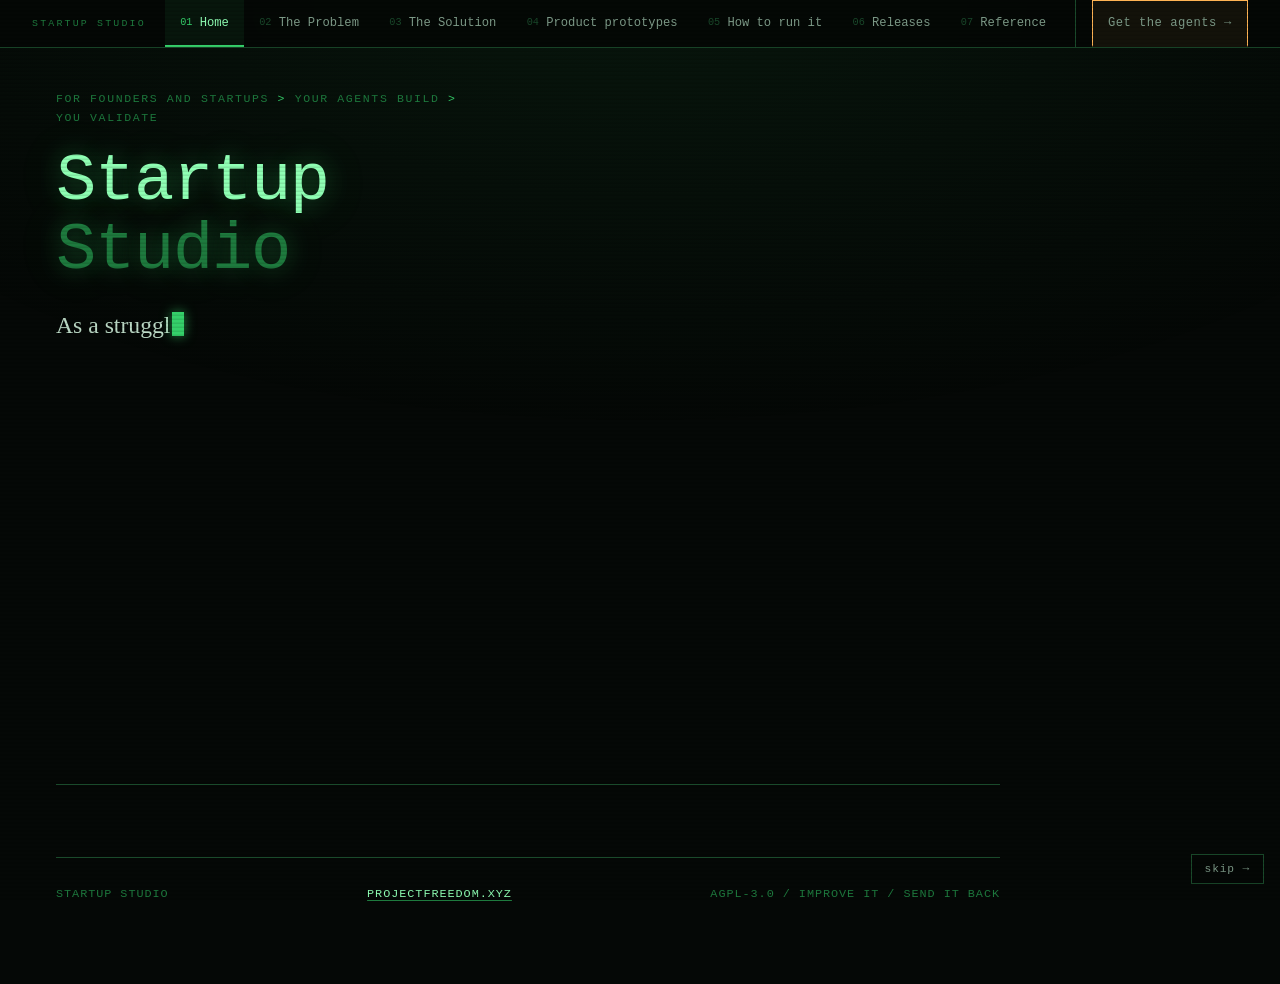
<file: index.html>
<!doctype html>
<html lang="en">
<head>
<meta charset="utf-8">
<meta name="viewport" content="width=device-width, initial-scale=1">

<title>Startup Studio: a shared team of AI agents for solo founders</title>
<meta name="description" content="An open source multi-agent framework that turns your idea into a working product in days, so you can spend your time validating it with real customers.">
<link rel="canonical" href="https://startupstudio.projectfreedom.xyz/">
<link rel="stylesheet" href="/site.css">

<link rel="icon" href="data:image/svg+xml,%3Csvg xmlns='http://www.w3.org/2000/svg' viewBox='0 0 32 32'%3E%3Crect width='32' height='32' fill='%23050806'/%3E%3Cpath d='M7 9l7 7-7 7' stroke='%2335d06a' stroke-width='3.4' fill='none' stroke-linecap='round' stroke-linejoin='round'/%3E%3Crect x='17' y='20' width='9' height='3.4' fill='%2335d06a'/%3E%3C/svg%3E">
<meta name="robots" content="index, follow, max-image-preview:large">
<meta name="msvalidate.01" content="03F18B4DDEFFEC96331D722FCC82EB85">
<meta name="color-scheme" content="dark">
<meta name="theme-color" content="#050806">

<meta property="og:type" content="website">
<meta property="og:site_name" content="Startup Studio">
<meta property="og:url" content="https://startupstudio.projectfreedom.xyz/">
<meta property="og:title" content="Startup Studio: a shared team of AI agents for solo founders">
<meta property="og:description" content="An open source multi-agent framework that turns your idea into a working product in days, so you can spend your time validating it with real customers.">
<meta property="og:image" content="https://startupstudio.projectfreedom.xyz/og.png">
<meta property="og:image:width" content="1200">
<meta property="og:image:height" content="630">
<meta property="og:image:alt" content="Startup Studio, a dark terminal page describing a shared team of AI agents.">

<meta name="twitter:card" content="summary_large_image">
<meta name="twitter:title" content="Startup Studio: a shared team of AI agents for solo founders">
<meta name="twitter:description" content="An open source multi-agent framework that turns your idea into a working product in days, so you can spend your time validating it with real customers.">
<meta name="twitter:image" content="https://startupstudio.projectfreedom.xyz/og.png">
<script type="application/ld+json">
{
  "@context": "https://schema.org",
  "@graph": [
    {
      "@type": "WebSite",
      "@id": "https://startupstudio.projectfreedom.xyz/#website",
      "url": "https://startupstudio.projectfreedom.xyz/",
      "name": "Startup Studio",
      "inLanguage": "en",
      "publisher": { "@id": "https://startupstudio.projectfreedom.xyz/#author" }
    },
    {
      "@type": "Person",
      "@id": "https://startupstudio.projectfreedom.xyz/#author",
      "name": "Hesh Jay",
      "url": "https://www.projectfreedom.xyz/",
      "sameAs": ["https://github.com/creationisttest-git"]
    },
    {
      "@type": "SoftwareSourceCode",
      "@id": "https://startupstudio.projectfreedom.xyz/#source",
      "name": "Startup Studio",
      "codeRepository": "https://github.com/creationisttest-git/startup_studio",
      "programmingLanguage": ["Markdown", "PowerShell", "JavaScript"],
      "license": "https://www.gnu.org/licenses/agpl-3.0.html",
      "author": { "@id": "https://startupstudio.projectfreedom.xyz/#author" }
    },
    {
      "@type": "SoftwareApplication",
      "@id": "https://startupstudio.projectfreedom.xyz/#app",
      "name": "Startup Studio",
      "url": "https://startupstudio.projectfreedom.xyz/",
      "applicationCategory": "DeveloperApplication",
      "operatingSystem": "Windows, macOS, Linux",
      "description": "An open source multi-agent framework that turns your idea into a working product in days, so you can spend your time validating it with real customers.",
      "license": "https://www.gnu.org/licenses/agpl-3.0.html",
      "codeRepository": "https://github.com/creationisttest-git/startup_studio",
      "keywords": "AI agents, multi-agent framework, solo founder, Claude Code, Codex, kanban, product development, customer validation",
      "isAccessibleForFree": true,
      "offers": { "@type": "Offer", "price": "0", "priceCurrency": "USD" },
      "author": { "@id": "https://startupstudio.projectfreedom.xyz/#author" },
      "isPartOf": { "@id": "https://startupstudio.projectfreedom.xyz/#website" }
    }
  ]
}
</script>
</head>
<body>
<script>
(function(){
  var reduce = window.matchMedia && window.matchMedia("(prefers-reduced-motion: reduce)").matches;
  var home = !location.hash || location.hash === "#home";
  if (!reduce && home) document.documentElement.classList.add("arm-ceremony");
})();
</script>
<nav class="sitemap" aria-label="Pages">
  <button class="navtoggle" type="button" aria-expanded="false" aria-controls="navlinks">
    <span class="navicon" aria-hidden="true">&#9776;</span><span class="navlabel">Menu</span>
  </button>
  <p class="sitemap-title">Startup Studio</p>
  <div class="sitemap-links" id="navlinks">
    <a href="/" aria-current="page"><span class="n">01</span> Home</a>
    <a href="/problem"><span class="n">02</span> The Problem</a>
    <a href="/solution"><span class="n">03</span> The Solution</a>
    <a href="/prototypes"><span class="n">04</span> Product prototypes</a>
    <a href="/how-to"><span class="n">05</span> How to run it</a>
    <a href="/releases"><span class="n">06</span> Releases</a>
    <a href="/reference"><span class="n">07</span> Reference</a>
  </div>
  <div class="sitemap-cta">
    <a class="bar-cta" href="https://github.com/creationisttest-git/startup_studio">Get the agents <span aria-hidden="true">&#8594;</span></a>
  </div>
</nav>

<div class="wrap">

<header class="masthead">
    <p class="boot">for founders and startups <b>&gt;</b> your agents build <b>&gt;</b> you validate</p>
    <h1><span class="type">Startup</span><br><span class="sub type">Studio</span><span class="caret" aria-hidden="true"></span><span class="sr-only">: a shared team of AI agents for solo founders</span></h1>
    <p class="thesis"><span class="type">As a struggling founder, I faced </span><strong class="type">two problems.</strong></p>

    <ul class="termlist">
      <li class="cue"><span class="pr">1 &gt;</span> <span class="type">Working out whether the problem is worth solving at all.</span></li>
      <li class="cue"><span class="pr">2 &gt;</span> <span class="type">Getting to something real enough to prove it either way.</span></li>
    </ul>

    <p class="turn cue"><span class="type">Claude and Codex solved the second, </span><strong class="type">which only made the first one louder.</strong></p>

    <div class="hero-cta">
      <a class="hcta primary" href="https://github.com/creationisttest-git/startup_studio">Get the agents &#8594;</a>
      <a class="hcta" href="/problem">The problem</a>
      <a class="hcta" href="/solution">Meet the AI Squad</a>
    </div>
    <p class="hero-cta-note"><span class="type-late">Free and open source, AGPL-3.0. Clone it and go. New to the words? Start at the <a href="/reference#glossary">glossary</a>.</span></p>

    <details class="more after-ceremony">
      <summary><span class="more-mark" aria-hidden="true">+</span> Why I built it, and what it runs on</summary>
      <div class="more-body">
        <p>Even with AI there is a lot still left on the table. What I wanted was an idea turned into a real working product in under two days: Google sign-in, features that deliver genuine value, and deep usage analytics, not a demo that falls over when someone touches it.</p>
      <p>I tried and tested a lot of setups before landing on this one. It is a multi-agent framework that automates the product build with proper guard rails, so you can focus on what matters most as a founder: <strong>validating with customers, and finding opportunities to deliver value to people you are passionate about.</strong> I made it open source hoping it helps other founders who are struggling.</p>
        <p>It runs on Claude Code, which is what it was designed around. The roles themselves are markdown files, so if you would rather use Codex, moving them is mostly a question of where those files land. What does not move with them is the tooling: the checks, and the gates that refuse a release while a check has been skipped or has failed, are scripts in this repository, and one of the roles does its job by running them.</p>
      </div>
    </details>

  </header>

  <footer>
    <span>STARTUP STUDIO</span>
    <span><a href="https://www.projectfreedom.xyz">PROJECTFREEDOM.XYZ</a></span>
    <span>AGPL-3.0 / IMPROVE IT / SEND IT BACK</span>
  </footer>

</div>

<script src="/site.js"></script>
<script>
/* The opening ceremony.
   The wordmark and the founder's two problems are typed one character at a time; the rest
   of the page arrives in one go when they finish. Written as progressive enhancement: the
   full text is in the HTML, and this clears it before typing, so a reader with no
   JavaScript sees the finished page rather than an empty one. */
(function(){
  var root = document.documentElement;
  if (!root.classList.contains("arm-ceremony")) return;

  var targets = Array.prototype.slice.call(document.querySelectorAll(".masthead .type"));
  if (!targets.length) return;

  document.body.classList.add("ceremony");
  var caret = document.createElement("span");
  caret.className = "tcaret";
  caret.setAttribute("aria-hidden", "true");

  var skip = document.createElement("button");
  skip.className = "skip-ceremony";
  skip.type = "button";
  skip.textContent = "skip →";
  document.body.appendChild(skip);

  /* Reserve the finished layout BEFORE emptying anything.
     The full text is still in the DOM at this point, and the elements that fade in later
     are only transparent rather than removed, so measuring now gives the exact height the
     masthead will end at. Without this the emptied lines collapse to nothing and every
     character typed shoves the footer further down the page. */
  var reserved = [];
  document.querySelectorAll(
    ".masthead h1, .masthead .thesis, .masthead .termlist li, .masthead .turn, .masthead .hero-cta-note"
  ).forEach(function(el){
    reserved.push(el);
    el.style.minHeight = el.getBoundingClientRect().height + "px";
  });

  var script = targets.map(function(el){
    var txt = el.textContent;
    el.textContent = "";
    el.setAttribute("aria-hidden", "true");
    return { el: el, text: txt };
  });

  /* The caret's final home is the end of the last typed line, "the hard part".
     Everything after that (the buttons, the licence note) arrives without it. */
  var anchor = script[script.length - 1].el;
  var note = document.querySelector(".type-late");
  var noteText = note ? note.textContent : "";
  if (note) { note.textContent = ""; note.setAttribute("aria-hidden","true"); }

  var done = false;
  function finish(){
    if (done) return;
    done = true;
    script.forEach(function(s){
      s.el.textContent = s.text;
      s.el.removeAttribute("aria-hidden");
      var cue = s.el.closest(".cue");
      if (cue) cue.style.visibility = "visible";
    });
    anchor.parentNode.insertBefore(caret, anchor.nextSibling);
    if (note) { note.textContent = noteText; note.removeAttribute("aria-hidden"); }
    document.querySelectorAll(".hcta").forEach(function(b){ b.style.opacity = 1; b.style.transform = "none"; });
    var n = document.querySelector(".hero-cta-note"); if (n) n.style.opacity = 1;
    reserved.forEach(function(el){ el.style.minHeight = ""; });
    document.body.classList.remove("ceremony");
    document.body.classList.add("ceremony-done");
    root.classList.remove("arm-ceremony");
    skip.remove();
  }

  /* buttons in, one at a time, then the licence line types itself */
  function afterTyping(){
    anchor.parentNode.insertBefore(caret, anchor.nextSibling);
    var btns = Array.prototype.slice.call(document.querySelectorAll(".hcta"));
    btns.forEach(function(b, k){
      setTimeout(function(){
        if (done) return;
        b.style.opacity = 1; b.style.transform = "none";
      }, 140 + k * 320);
    });
    setTimeout(function(){
      if (done || !note) { finish(); return; }
      var n = document.querySelector(".hero-cta-note");
      if (n) n.style.opacity = 1;
      var k = 0;
      (function typeNote(){
        if (done) return;
        if (k < noteText.length) {
          note.textContent += noteText.charAt(k); k++;
          setTimeout(typeNote, noteText.charAt(k-1) === "." ? 110 : 15);
        } else { finish(); }
      })();
    }, 140 + btns.length * 320 + 260);
  }

  skip.addEventListener("click", finish);
  document.addEventListener("keydown", function(e){ if (e.key === "Escape" || e.key === " ") finish(); });

  var i = 0, j = 0;
  function step(){
    if (done) return;
    if (i >= script.length) { afterTyping(); return; }
    var cur = script[i];
    if (j === 0) {
      var cue = cur.el.closest(".cue");
      if (cue) cue.style.visibility = "visible";
      cur.el.parentNode.insertBefore(caret, cur.el.nextSibling);
    }
    if (j < cur.text.length) {
      cur.el.textContent += cur.text.charAt(j);
      j++;
      var ch = cur.text.charAt(j - 1);
      setTimeout(step, ch === "." ? 130 : 17);
    } else {
      i++; j = 0;
      setTimeout(step, 260);
    }
  }
  setTimeout(step, 380);
})();
</script>
</body>
</html>
</file>
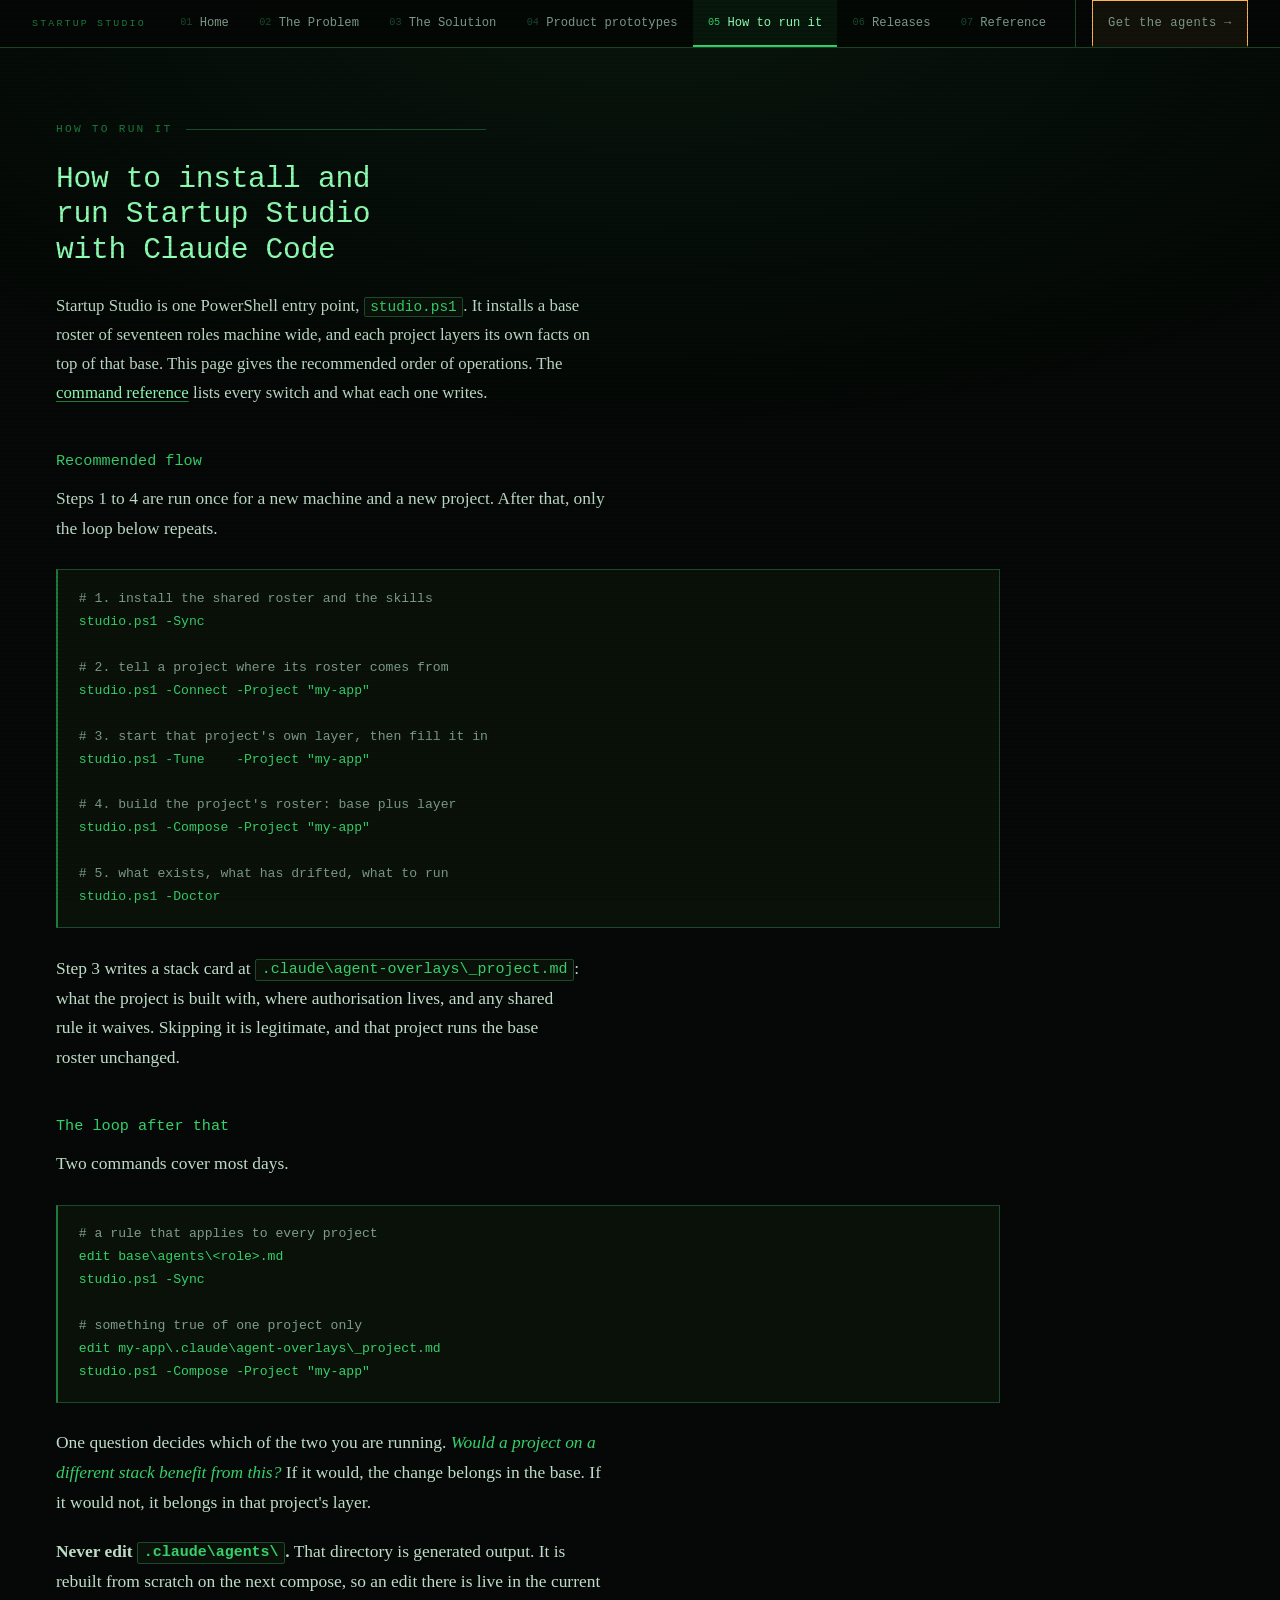
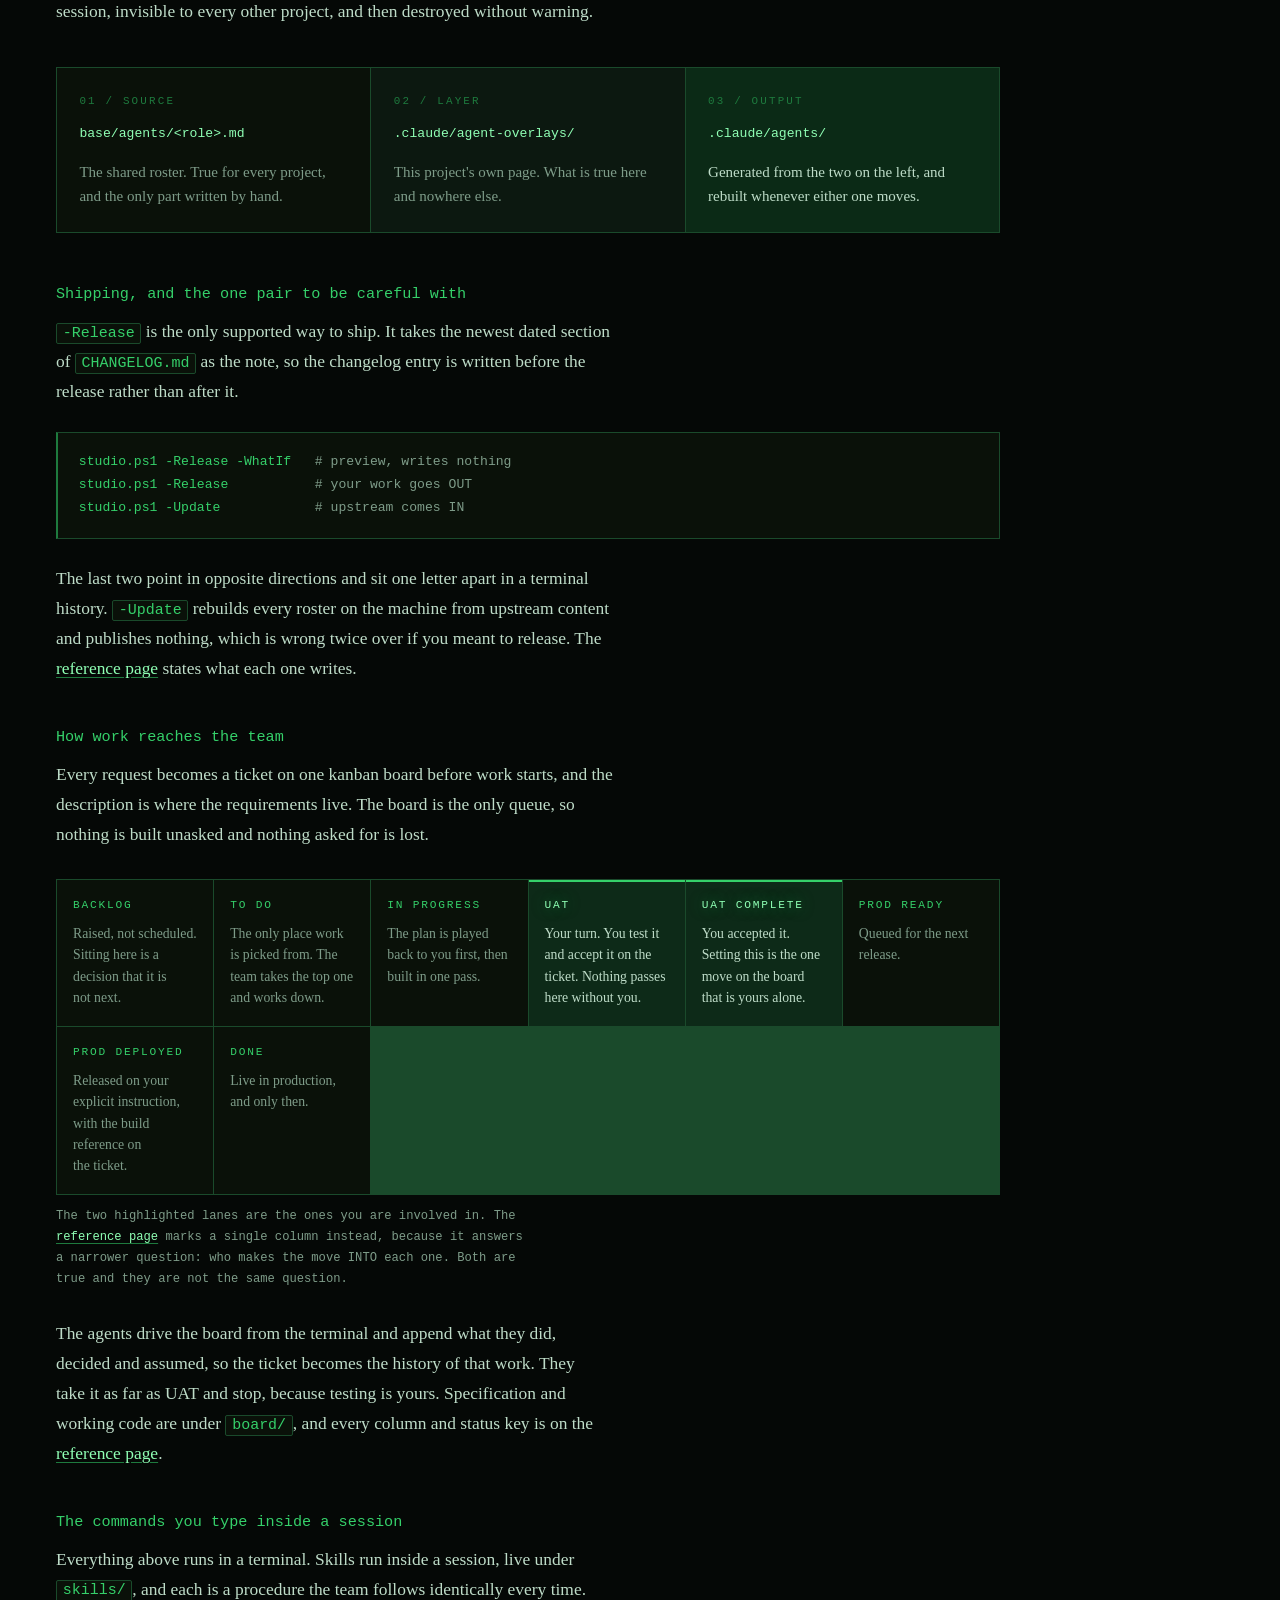
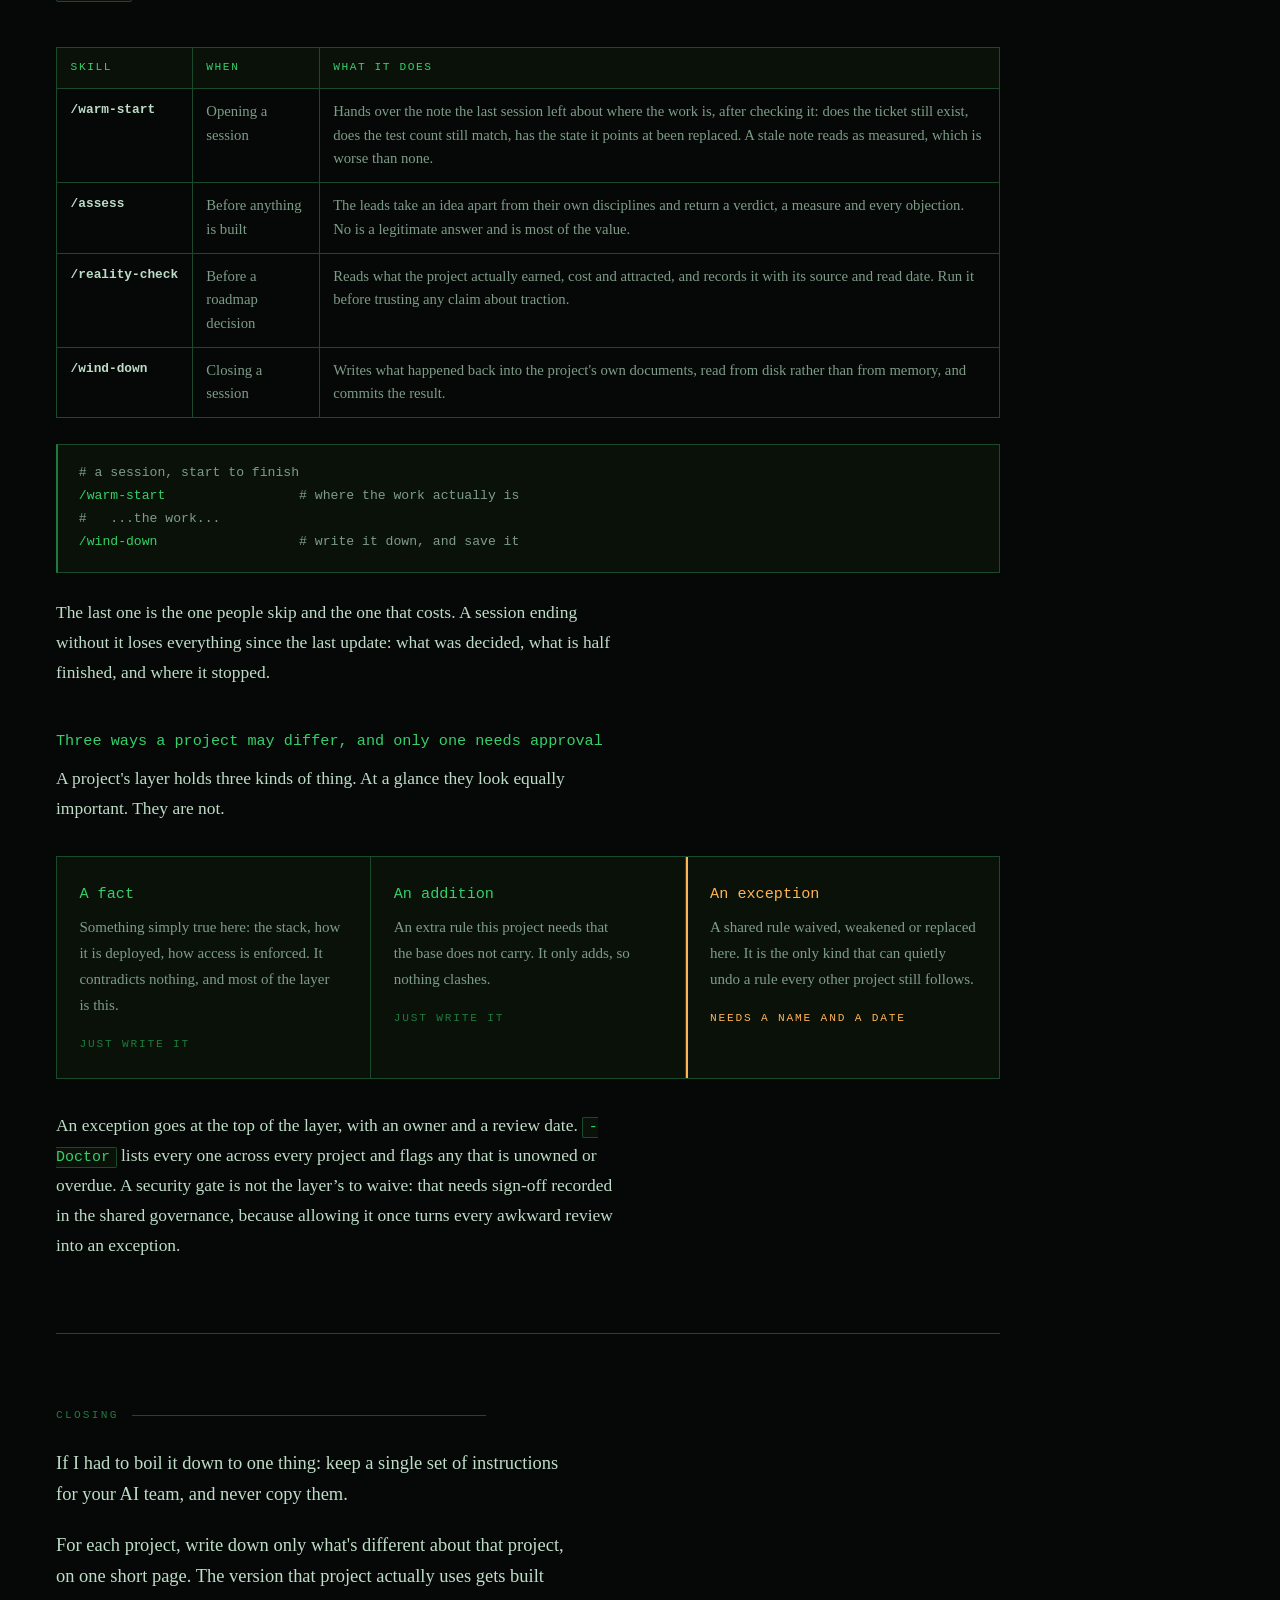
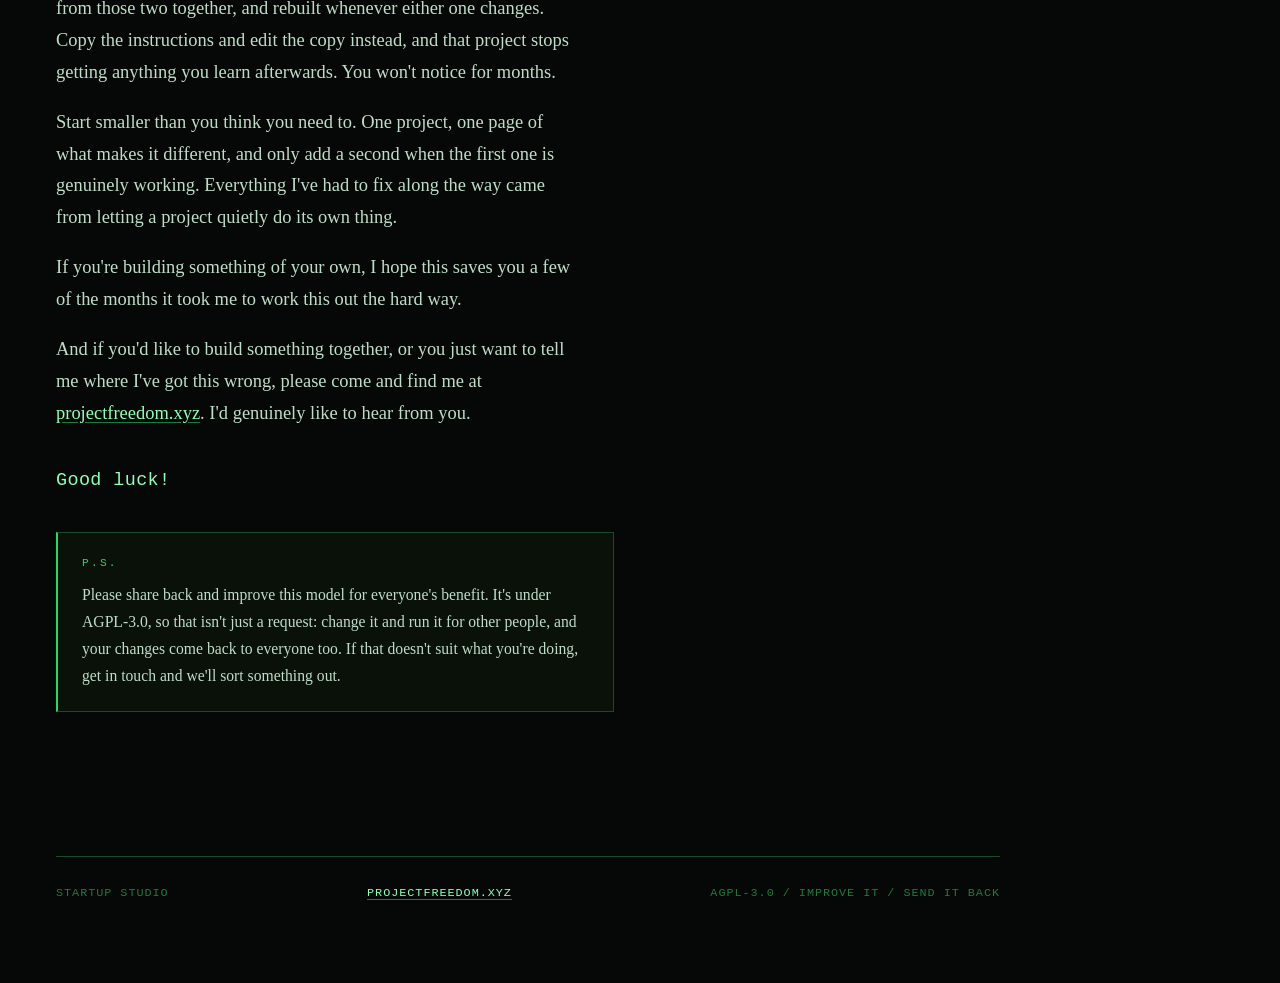
<file: how-to.html>
<!doctype html>
<html lang="en">
<head>
<meta charset="utf-8">
<meta name="viewport" content="width=device-width, initial-scale=1">

<title>How to run Startup Studio: install, tune and ship</title>
<meta name="description" content="Install the shared team once, write a short stack card per project, and let the agents drive the board from Backlog to Done.">
<link rel="canonical" href="https://startupstudio.projectfreedom.xyz/how-to">
<link rel="stylesheet" href="/site.css">

<link rel="icon" href="data:image/svg+xml,%3Csvg xmlns='http://www.w3.org/2000/svg' viewBox='0 0 32 32'%3E%3Crect width='32' height='32' fill='%23050806'/%3E%3Cpath d='M7 9l7 7-7 7' stroke='%2335d06a' stroke-width='3.4' fill='none' stroke-linecap='round' stroke-linejoin='round'/%3E%3Crect x='17' y='20' width='9' height='3.4' fill='%2335d06a'/%3E%3C/svg%3E">
<meta name="robots" content="index, follow, max-image-preview:large">
<meta name="color-scheme" content="dark">
<meta name="theme-color" content="#050806">

<meta property="og:type" content="website">
<meta property="og:site_name" content="Startup Studio">
<meta property="og:url" content="https://startupstudio.projectfreedom.xyz/how-to">
<meta property="og:title" content="How to run Startup Studio: install, tune and ship">
<meta property="og:description" content="Install the shared team once, write a short stack card per project, and let the agents drive the board from Backlog to Done.">
<meta property="og:image" content="https://startupstudio.projectfreedom.xyz/og.png">
<meta property="og:image:width" content="1200">
<meta property="og:image:height" content="630">
<meta property="og:image:alt" content="Startup Studio, a dark terminal page describing a shared team of AI agents.">

<meta name="twitter:card" content="summary_large_image">
<meta name="twitter:title" content="How to run Startup Studio: install, tune and ship">
<meta name="twitter:description" content="Install the shared team once, write a short stack card per project, and let the agents drive the board from Backlog to Done.">
<meta name="twitter:image" content="https://startupstudio.projectfreedom.xyz/og.png">
<script type="application/ld+json">
{
  "@context": "https://schema.org",
  "@graph": [
    {
      "@type": "WebPage",
      "@id": "https://startupstudio.projectfreedom.xyz/how-to#webpage",
      "url": "https://startupstudio.projectfreedom.xyz/how-to",
      "name": "How to run Startup Studio: install, tune and ship",
      "description": "Install the shared team once, write a short stack card per project, and let the agents drive the board from Backlog to Done.",
      "inLanguage": "en",
      "isPartOf": {
        "@id": "https://startupstudio.projectfreedom.xyz/#website"
      },
      "about": {
        "@id": "https://startupstudio.projectfreedom.xyz/#app"
      },
      "author": {
        "@id": "https://startupstudio.projectfreedom.xyz/#author"
      },
      "mainEntity": {
        "@id": "https://startupstudio.projectfreedom.xyz/how-to#howto"
      }
    },
    {
      "@type": "HowTo",
      "@id": "https://startupstudio.projectfreedom.xyz/how-to#howto",
      "name": "How to install and run Startup Studio with Claude Code",
      "description": "Install the shared team once, write a short stack card per project, and let the agents drive the board from Backlog to Done.",
      "inLanguage": "en",
      "tool": {
        "@type": "HowToTool",
        "name": "studio.ps1"
      },
      "mainEntityOfPage": {
        "@id": "https://startupstudio.projectfreedom.xyz/how-to#webpage"
      },
      "step": [
        {
          "@type": "HowToStep",
          "position": 1,
          "name": "Install the shared roster and the skills",
          "text": "studio.ps1 -Sync",
          "url": "https://startupstudio.projectfreedom.xyz/how-to#flow"
        },
        {
          "@type": "HowToStep",
          "position": 2,
          "name": "Tell a project where its roster comes from",
          "text": "studio.ps1 -Connect -Project \"my-app\"",
          "url": "https://startupstudio.projectfreedom.xyz/how-to#flow"
        },
        {
          "@type": "HowToStep",
          "position": 3,
          "name": "Start that project's own layer, then fill it in",
          "text": "studio.ps1 -Tune -Project \"my-app\"",
          "url": "https://startupstudio.projectfreedom.xyz/how-to#flow"
        },
        {
          "@type": "HowToStep",
          "position": 4,
          "name": "Build the project's roster: base plus layer",
          "text": "studio.ps1 -Compose -Project \"my-app\"",
          "url": "https://startupstudio.projectfreedom.xyz/how-to#flow"
        },
        {
          "@type": "HowToStep",
          "position": 5,
          "name": "What exists, what has drifted, what to run",
          "text": "studio.ps1 -Doctor",
          "url": "https://startupstudio.projectfreedom.xyz/how-to#flow"
        }
      ]
    }
  ]
}
</script>
</head>
<body>
<nav class="sitemap" aria-label="Pages">
  <button class="navtoggle" type="button" aria-expanded="false" aria-controls="navlinks">
    <span class="navicon" aria-hidden="true">&#9776;</span><span class="navlabel">Menu</span>
  </button>
  <p class="sitemap-title">Startup Studio</p>
  <div class="sitemap-links" id="navlinks">
    <a href="/"><span class="n">01</span> Home</a>
    <a href="/problem"><span class="n">02</span> The Problem</a>
    <a href="/solution"><span class="n">03</span> The Solution</a>
    <a href="/prototypes"><span class="n">04</span> Product prototypes</a>
    <a href="/how-to" aria-current="page"><span class="n">05</span> How to run it</a>
    <a href="/releases"><span class="n">06</span> Releases</a>
    <a href="/reference"><span class="n">07</span> Reference</a>
  </div>
  <div class="sitemap-cta">
    <a class="bar-cta" href="https://github.com/creationisttest-git/startup_studio">Get the agents <span aria-hidden="true">&#8594;</span></a>
  </div>
</nav>

<div class="wrap">

<section id="using">
    <p class="eyebrow">How to run it</p>
    <h1 class="page-title">How to install and run Startup Studio with Claude Code</h1>

    <p class="lede-new">Startup Studio is one PowerShell entry point, <code>studio.ps1</code>. It installs a base roster of seventeen roles machine wide, and each project layers its own facts on top of that base. This page gives the recommended order of operations. The <a href="/reference#commands">command reference</a> lists every switch and what each one writes.</p>

    <h3 id="flow" style="margin-top:2.5rem">Recommended flow</h3>
    <p style="margin-top:0.6rem">Steps 1 to 4 are run once for a new machine and a new project. After that, only the loop below repeats.</p>

<pre><span class="c"># 1. install the shared roster and the skills</span>
studio.ps1 -Sync

<span class="c"># 2. tell a project where its roster comes from</span>
studio.ps1 -Connect -Project "my-app"

<span class="c"># 3. start that project's own layer, then fill it in</span>
studio.ps1 -Tune    -Project "my-app"

<span class="c"># 4. build the project's roster: base plus layer</span>
studio.ps1 -Compose -Project "my-app"

<span class="c"># 5. what exists, what has drifted, what to run</span>
studio.ps1 -Doctor</pre>

    <p style="margin-top:1.6rem">Step 3 writes a stack card at <code>.claude\agent-overlays\_project.md</code>: what the project is built with, where authorisation lives, and any shared rule it waives. Skipping it is legitimate, and that project runs the base roster unchanged.</p>

    <h3 id="loop" style="margin-top:2.5rem">The loop after that</h3>
    <p style="margin-top:0.6rem">Two commands cover most days.</p>

<pre><span class="c"># a rule that applies to every project</span>
edit base\agents\&lt;role&gt;.md
studio.ps1 -Sync

<span class="c"># something true of one project only</span>
edit my-app\.claude\agent-overlays\_project.md
studio.ps1 -Compose -Project "my-app"</pre>

    <p style="margin-top:1.6rem">One question decides which of the two you are running. <em>Would a project on a different stack benefit from this?</em> If it would, the change belongs in the base. If it would not, it belongs in that project's layer.</p>
    <p><b>Never edit <code>.claude\agents\</code>.</b> That directory is generated output. It is rebuilt from scratch on the next compose, so an edit there is live in the current session, invisible to every other project, and then destroyed without warning.</p>

    <div class="pipeline">
      <div class="pipeline-inner">
        <div class="stage">
          <span class="stage-n">01 / SOURCE</span>
          <span class="stage-path">base/agents/&lt;role&gt;.md</span>
          <p>The shared roster. True for every project, and the only part written by hand.</p>
        </div>
        <div class="stage">
          <span class="stage-n">02 / LAYER</span>
          <span class="stage-path">.claude/agent-overlays/</span>
          <p>This project's own page. What is true here and nowhere else.</p>
        </div>
        <div class="stage">
          <span class="stage-n">03 / OUTPUT</span>
          <span class="stage-path">.claude/agents/</span>
          <p>Generated from the two on the left, and rebuilt whenever either one moves.</p>
        </div>
      </div>
    </div>

    <h3 id="shipping" style="margin-top:2.5rem">Shipping, and the one pair to be careful with</h3>
    <p style="margin-top:0.6rem"><code>-Release</code> is the only supported way to ship. It takes the newest dated section of <code>CHANGELOG.md</code> as the note, so the changelog entry is written before the release rather than after it.</p>

<pre>studio.ps1 -Release -WhatIf   <span class="c"># preview, writes nothing</span>
studio.ps1 -Release           <span class="c"># your work goes OUT</span>
studio.ps1 -Update            <span class="c"># upstream comes IN</span></pre>

    <p style="margin-top:1.6rem">The last two point in opposite directions and sit one letter apart in a terminal history. <code>-Update</code> rebuilds every roster on the machine from upstream content and publishes nothing, which is wrong twice over if you meant to release. The <a href="/reference#release-vs-update">reference page</a> states what each one writes.</p>

    <h3 id="board" style="margin-top:2.5rem">How work reaches the team</h3>
    <p style="margin-top:0.6rem">Every request becomes a ticket on one kanban board before work starts, and the description is where the requirements live. The board is the only queue, so nothing is built unasked and nothing asked for is lost.</p>

    <div class="lanes">
      <div class="lane"><span class="lane-n">Backlog</span><p>Raised, not scheduled. Sitting here is a decision that it is not next.</p></div>
      <div class="lane"><span class="lane-n">To Do</span><p>The only place work is picked from. The team takes the top one and works down.</p></div>
      <div class="lane"><span class="lane-n">In Progress</span><p>The plan is played back to you first, then built in one pass.</p></div>
      <div class="lane you"><span class="lane-n">UAT</span><p>Your turn. You test it and accept it on the ticket. Nothing passes here without you.</p></div>
      <div class="lane you"><span class="lane-n">UAT Complete</span><p>You accepted it. Setting this is the one move on the board that is yours alone.</p></div>
      <div class="lane"><span class="lane-n">Prod Ready</span><p>Queued for the next release.</p></div>
      <div class="lane"><span class="lane-n">Prod Deployed</span><p>Released on your explicit instruction, with the build reference on the ticket.</p></div>
      <div class="lane"><span class="lane-n">Done</span><p>Live in production, and only then.</p></div>
    </div>
    <p class="boardnote">The two highlighted lanes are the ones you are involved in. The <a href="/reference#board">reference page</a> marks a single column instead, because it answers a narrower question: who makes the move INTO each one. Both are true and they are not the same question.</p>

    <p style="margin-top:1.8rem">The agents drive the board from the terminal and append what they did, decided and assumed, so the ticket becomes the history of that work. They take it as far as UAT and stop, because testing is yours. Specification and working code are under <code>board/</code>, and every column and status key is on the <a href="/reference#board">reference page</a>.</p>

    <h3 id="skills" style="margin-top:2.5rem">The commands you type inside a session</h3>
    <p style="margin-top:0.6rem">Everything above runs in a terminal. Skills run inside a session, live under <code>skills/</code>, and each is a procedure the team follows identically every time.</p>

    <div class="tablewrap">
    <table class="stacktable">
      <tbody>
      <tr><th scope="col">Skill</th><th scope="col">When</th><th scope="col">What it does</th></tr>
      <tr><td><b>/warm-start</b></td><td>Opening a session</td><td>Hands over the note the last session left about where the work is, after checking it: does the ticket still exist, does the test count still match, has the state it points at been replaced. A stale note reads as measured, which is worse than none.</td></tr>
      <tr><td><b>/assess</b></td><td>Before anything is built</td><td>The leads take an idea apart from their own disciplines and return a verdict, a measure and every objection. No is a legitimate answer and is most of the value.</td></tr>
      <tr><td><b>/reality-check</b></td><td>Before a roadmap decision</td><td>Reads what the project actually earned, cost and attracted, and records it with its source and read date. Run it before trusting any claim about traction.</td></tr>
      <tr><td><b>/wind-down</b></td><td>Closing a session</td><td>Writes what happened back into the project's own documents, read from disk rather than from memory, and commits the result.</td></tr>
      </tbody>
    </table>
    </div>

<pre><span class="c"># a session, start to finish</span>
/warm-start                 <span class="c"># where the work actually is</span>
<span class="c">#   ...the work...</span>
/wind-down                  <span class="c"># write it down, and save it</span></pre>

    <p style="margin-top:1.6rem">The last one is the one people skip and the one that costs. A session ending without it loses everything since the last update: what was decided, what is half finished, and where it stopped.</p>

    <h3 id="layers" style="margin-top:2.5rem">Three ways a project may differ, and only one needs approval</h3>
    <p style="margin-top:0.6rem">A project's layer holds three kinds of thing. At a glance they look equally important. They are not.</p>

    <div class="kinds">
      <div class="kind">
        <h3>A fact</h3>
        <p>Something simply true here: the stack, how it is deployed, how access is enforced. It contradicts nothing, and most of the layer is this.</p>
        <span class="verdict">Just write it</span>
      </div>
      <div class="kind">
        <h3>An addition</h3>
        <p>An extra rule this project needs that the base does not carry. It only adds, so nothing clashes.</p>
        <span class="verdict">Just write it</span>
      </div>
      <div class="kind risk">
        <h3>An exception</h3>
        <p>A shared rule waived, weakened or replaced here. It is the only kind that can quietly undo a rule every other project still follows.</p>
        <span class="verdict">Needs a name and a date</span>
      </div>
    </div>

    <p style="margin-top:2rem">An exception goes at the top of the layer, with an owner and a review date. <code>-Doctor</code> lists every one across every project and flags any that is unowned or overdue. A security gate is not the layer&rsquo;s to waive: that needs sign-off recorded in the shared governance, because allowing it once turns every awkward review into an exception.</p>
  </section>
  <section id="close">
    <p class="eyebrow">Closing</p>
    <div class="letter">
      <p>If I had to boil it down to one thing: keep a single set of instructions for your AI team, and never copy them.</p>
      <p>For each project, write down only what's different about that project, on one short page. The version that project actually uses gets built from those two together, and rebuilt whenever either one changes. Copy the instructions and edit the copy instead, and that project stops getting anything you learn afterwards. You won't notice for months.</p>
      <p>Start smaller than you think you need to. One project, one page of what makes it different, and only add a second when the first one is genuinely working. Everything I've had to fix along the way came from letting a project quietly do its own thing.</p>
      <p>If you're building something of your own, I hope this saves you a few of the months it took me to work this out the hard way.</p>
      <p>And if you'd like to build something together, or you just want to tell me where I've got this wrong, please come and find me at <a href="https://www.projectfreedom.xyz">projectfreedom.xyz</a>. I'd genuinely like to hear from you.</p>
      <p class="signoff">Good luck!</p>
    </div>

    <div class="ps">
      <span class="label">P.S.</span>
      <p>Please share back and improve this model for everyone's benefit. It's under AGPL-3.0, so that isn't just a request: change it and run it for other people, and your changes come back to everyone too. If that doesn't suit what you're doing, get in touch and we'll sort something out.</p>
    </div>
  </section>

  <footer>
    <span>STARTUP STUDIO</span>
    <span><a href="https://www.projectfreedom.xyz">PROJECTFREEDOM.XYZ</a></span>
    <span>AGPL-3.0 / IMPROVE IT / SEND IT BACK</span>
  </footer>

</div>

<script src="/site.js"></script>
</body>
</html>
</file>
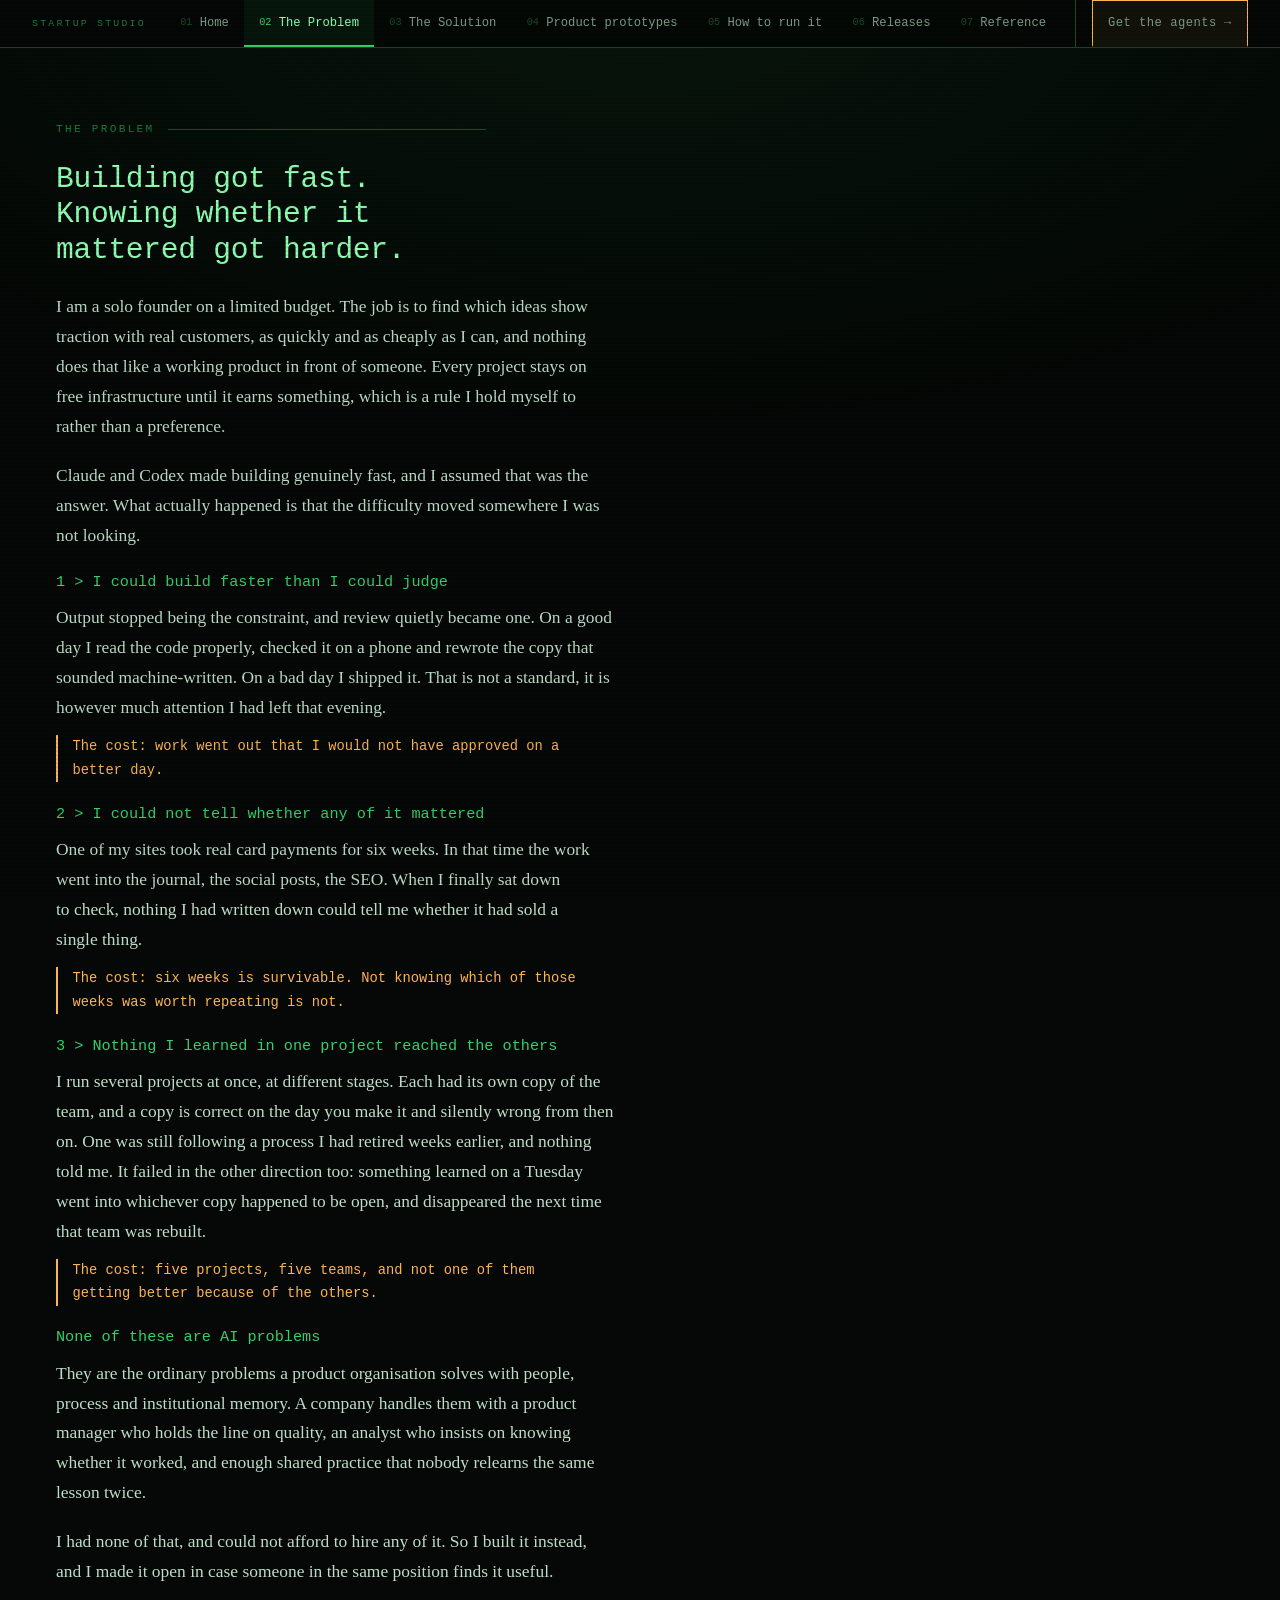
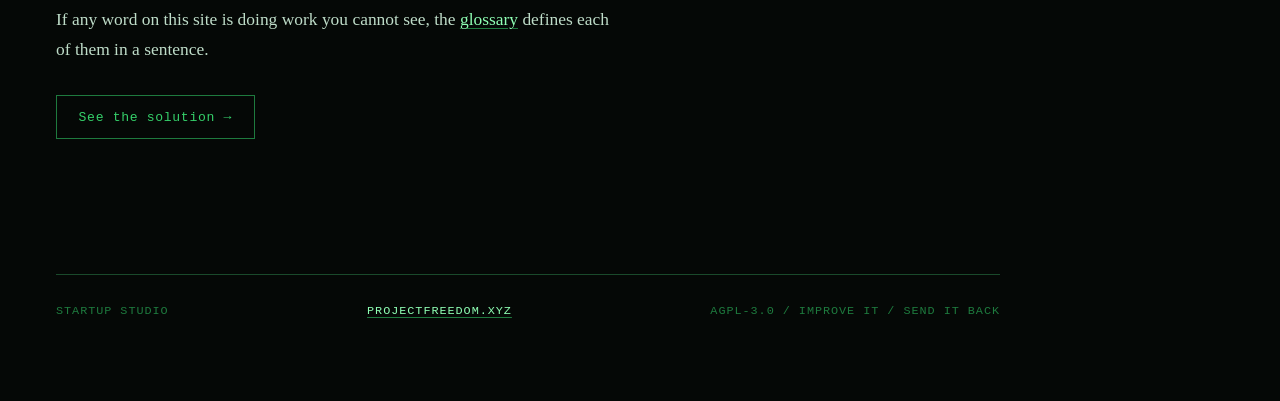
<file: problem.html>
<!doctype html>
<html lang="en">
<head>
<meta charset="utf-8">
<meta name="viewport" content="width=device-width, initial-scale=1">

<title>The problem: building got fast, knowing whether it mattered got harder</title>
<meta name="description" content="AI made building a product fast. It left three problems behind: output outran review, speed said nothing about value, and nothing learned on one project reached the others.">
<link rel="canonical" href="https://startupstudio.projectfreedom.xyz/problem">
<link rel="stylesheet" href="/site.css">

<link rel="icon" href="data:image/svg+xml,%3Csvg xmlns='http://www.w3.org/2000/svg' viewBox='0 0 32 32'%3E%3Crect width='32' height='32' fill='%23050806'/%3E%3Cpath d='M7 9l7 7-7 7' stroke='%2335d06a' stroke-width='3.4' fill='none' stroke-linecap='round' stroke-linejoin='round'/%3E%3Crect x='17' y='20' width='9' height='3.4' fill='%2335d06a'/%3E%3C/svg%3E">
<meta name="robots" content="index, follow, max-image-preview:large">
<meta name="color-scheme" content="dark">
<meta name="theme-color" content="#050806">

<meta property="og:type" content="website">
<meta property="og:site_name" content="Startup Studio">
<meta property="og:url" content="https://startupstudio.projectfreedom.xyz/problem">
<meta property="og:title" content="The problem: building got fast, knowing whether it mattered got harder">
<meta property="og:description" content="AI made building a product fast. It left three problems behind: output outran review, speed said nothing about value, and nothing learned on one project reached the others.">
<meta property="og:image" content="https://startupstudio.projectfreedom.xyz/og.png">
<meta property="og:image:width" content="1200">
<meta property="og:image:height" content="630">
<meta property="og:image:alt" content="Startup Studio, a dark terminal page describing a shared team of AI agents.">

<meta name="twitter:card" content="summary_large_image">
<meta name="twitter:title" content="The problem: building got fast, knowing whether it mattered got harder">
<meta name="twitter:description" content="AI made building a product fast. It left three problems behind: output outran review, speed said nothing about value, and nothing learned on one project reached the others.">
<meta name="twitter:image" content="https://startupstudio.projectfreedom.xyz/og.png">
<script type="application/ld+json">
{
  "@context": "https://schema.org",
  "@graph": [
    {
      "@type": "WebPage",
      "@id": "https://startupstudio.projectfreedom.xyz/problem#webpage",
      "url": "https://startupstudio.projectfreedom.xyz/problem",
      "name": "The problem: building got fast, knowing whether it mattered got harder",
      "description": "AI made building a product fast. It left three problems behind: output outran review, speed said nothing about value, and nothing learned on one project reached the others.",
      "inLanguage": "en",
      "isPartOf": {
        "@id": "https://startupstudio.projectfreedom.xyz/#website"
      },
      "author": {
        "@id": "https://startupstudio.projectfreedom.xyz/#author"
      }
    }
  ]
}
</script>
</head>
<body>
<nav class="sitemap" aria-label="Pages">
  <button class="navtoggle" type="button" aria-expanded="false" aria-controls="navlinks">
    <span class="navicon" aria-hidden="true">&#9776;</span><span class="navlabel">Menu</span>
  </button>
  <p class="sitemap-title">Startup Studio</p>
  <div class="sitemap-links" id="navlinks">
    <a href="/"><span class="n">01</span> Home</a>
    <a href="/problem" aria-current="page"><span class="n">02</span> The Problem</a>
    <a href="/solution"><span class="n">03</span> The Solution</a>
    <a href="/prototypes"><span class="n">04</span> Product prototypes</a>
    <a href="/how-to"><span class="n">05</span> How to run it</a>
    <a href="/releases"><span class="n">06</span> Releases</a>
    <a href="/reference"><span class="n">07</span> Reference</a>
  </div>
  <div class="sitemap-cta">
    <a class="bar-cta" href="https://github.com/creationisttest-git/startup_studio">Get the agents <span aria-hidden="true">&#8594;</span></a>
  </div>
</nav>

<div class="wrap">

<section id="problem">
    <p class="eyebrow">The Problem</p>
    <h1 class="page-title">Building got fast. Knowing whether it mattered got harder.</h1>

    <p>I am a solo founder on a limited budget. The job is to find which ideas show traction with real customers, as quickly and as cheaply as I can, and nothing does that like a working product in front of someone. Every project stays on free infrastructure until it earns something, which is a rule I hold myself to rather than a preference.</p>
    <p>Claude and Codex made building genuinely fast, and I assumed that was the answer. What actually happened is that the difficulty moved somewhere I was not looking.</p>

    <h3>1 &gt; I could build faster than I could judge</h3>
    <p>Output stopped being the constraint, and review quietly became one. On a good day I read the code properly, checked it on a phone and rewrote the copy that sounded machine-written. On a bad day I shipped it. That is not a standard, it is however much attention I had left that evening.</p>
    <p class="cost">The cost: work went out that I would not have approved on a better day.</p>

    <h3>2 &gt; I could not tell whether any of it mattered</h3>
    <p>One of my sites took real card payments for six weeks. In that time the work went into the journal, the social posts, the SEO. When I finally sat down to check, nothing I had written down could tell me whether it had sold a single thing.</p>
    <p class="cost">The cost: six weeks is survivable. Not knowing which of those weeks was worth repeating is not.</p>

    <h3>3 &gt; Nothing I learned in one project reached the others</h3>
    <p>I run several projects at once, at different stages. Each had its own copy of the team, and a copy is correct on the day you make it and silently wrong from then on. One was still following a process I had retired weeks earlier, and nothing told me. It failed in the other direction too: something learned on a Tuesday went into whichever copy happened to be open, and disappeared the next time that team was rebuilt.</p>
    <p class="cost">The cost: five projects, five teams, and not one of them getting better because of the others.</p>

    <h3>None of these are AI problems</h3>
    <p>They are the ordinary problems a product organisation solves with people, process and institutional memory. A company handles them with a product manager who holds the line on quality, an analyst who insists on knowing whether it worked, and enough shared practice that nobody relearns the same lesson twice.</p>
    <p>I had none of that, and could not afford to hire any of it. So I built it instead, and I made it open in case someone in the same position finds it useful.</p>
    <p>If any word on this site is doing work you cannot see, the <a href="/reference#glossary">glossary</a> defines each of them in a sentence.</p>

    <p class="bridge"><a class="hcta" href="/solution">See the solution &#8594;</a></p>
  </section>

  <footer>
    <span>STARTUP STUDIO</span>
    <span><a href="https://www.projectfreedom.xyz">PROJECTFREEDOM.XYZ</a></span>
    <span>AGPL-3.0 / IMPROVE IT / SEND IT BACK</span>
  </footer>

</div>

<script src="/site.js"></script>
</body>
</html>
</file>
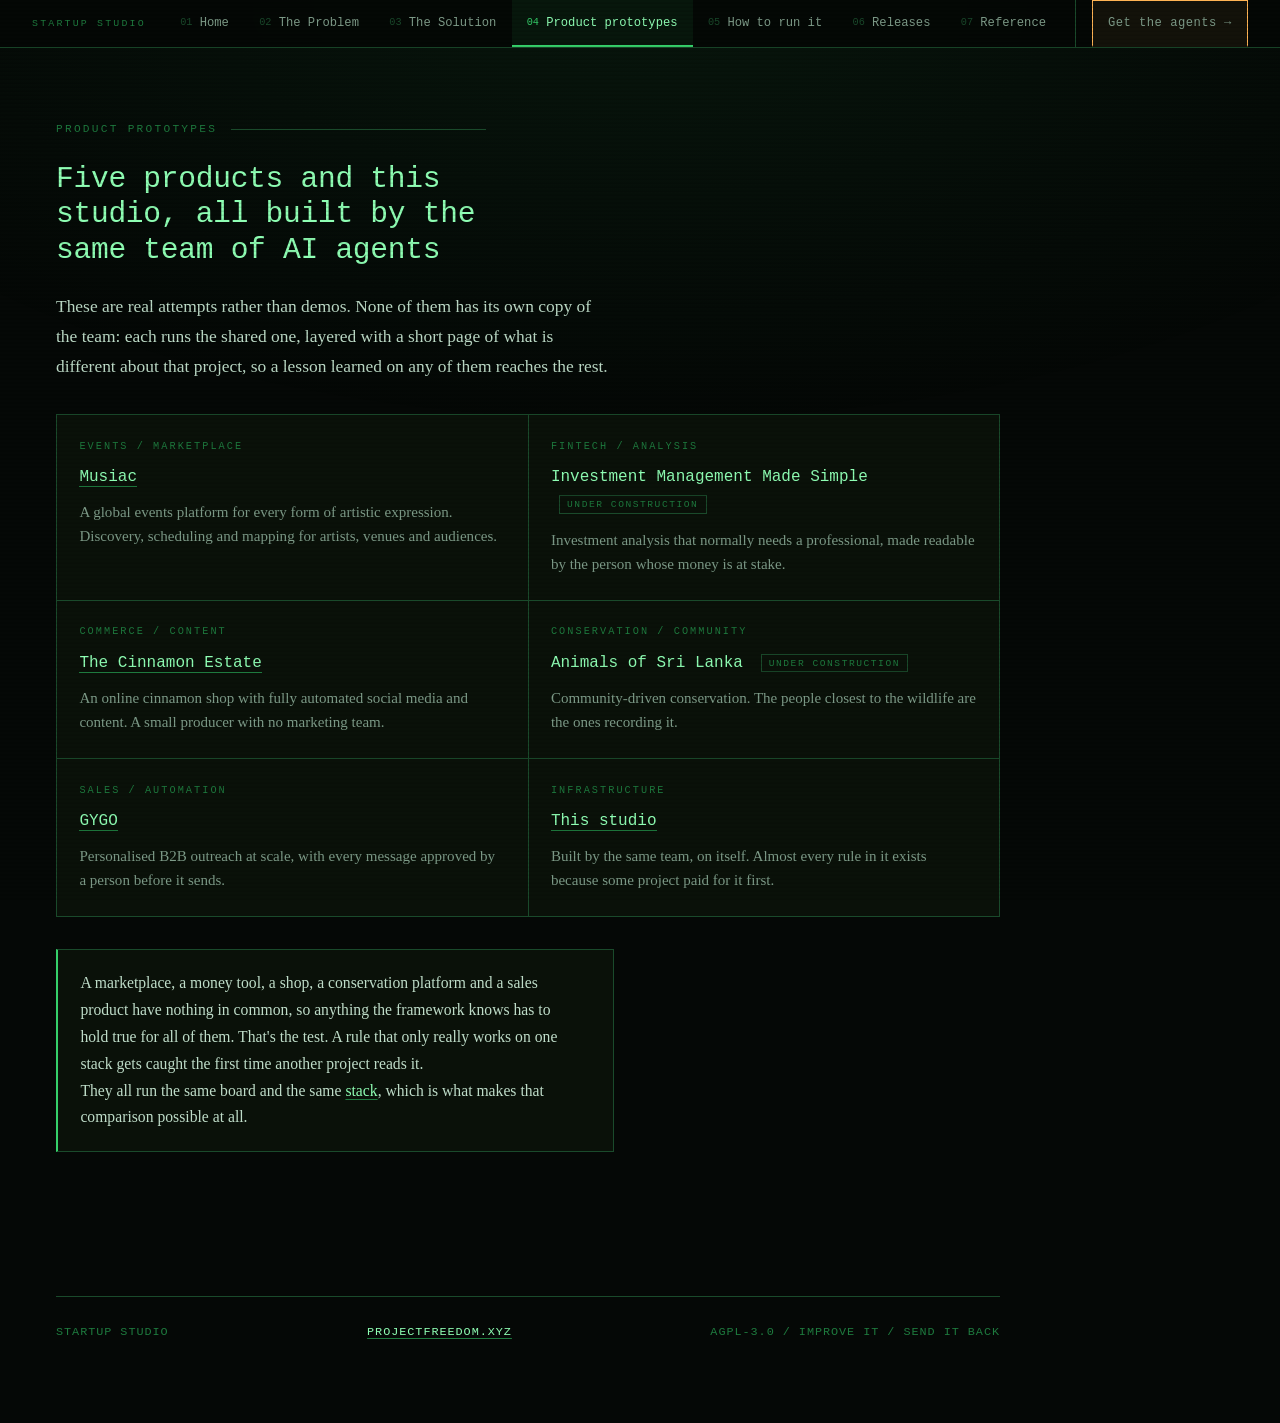
<file: prototypes.html>
<!doctype html>
<html lang="en">
<head>
<meta charset="utf-8">
<meta name="viewport" content="width=device-width, initial-scale=1">

<title>Product prototypes built with Startup Studio</title>
<meta name="description" content="Five products and the studio itself, all running the one shared team rather than a copy each: events, fintech, commerce, conservation and sales.">
<link rel="canonical" href="https://startupstudio.projectfreedom.xyz/prototypes">
<link rel="stylesheet" href="/site.css">

<link rel="icon" href="data:image/svg+xml,%3Csvg xmlns='http://www.w3.org/2000/svg' viewBox='0 0 32 32'%3E%3Crect width='32' height='32' fill='%23050806'/%3E%3Cpath d='M7 9l7 7-7 7' stroke='%2335d06a' stroke-width='3.4' fill='none' stroke-linecap='round' stroke-linejoin='round'/%3E%3Crect x='17' y='20' width='9' height='3.4' fill='%2335d06a'/%3E%3C/svg%3E">
<meta name="robots" content="index, follow, max-image-preview:large">
<meta name="color-scheme" content="dark">
<meta name="theme-color" content="#050806">

<meta property="og:type" content="website">
<meta property="og:site_name" content="Startup Studio">
<meta property="og:url" content="https://startupstudio.projectfreedom.xyz/prototypes">
<meta property="og:title" content="Product prototypes built with Startup Studio">
<meta property="og:description" content="Five products and the studio itself, all running the one shared team rather than a copy each: events, fintech, commerce, conservation and sales.">
<meta property="og:image" content="https://startupstudio.projectfreedom.xyz/og.png">
<meta property="og:image:width" content="1200">
<meta property="og:image:height" content="630">
<meta property="og:image:alt" content="Startup Studio, a dark terminal page describing a shared team of AI agents.">

<meta name="twitter:card" content="summary_large_image">
<meta name="twitter:title" content="Product prototypes built with Startup Studio">
<meta name="twitter:description" content="Five products and the studio itself, all running the one shared team rather than a copy each: events, fintech, commerce, conservation and sales.">
<meta name="twitter:image" content="https://startupstudio.projectfreedom.xyz/og.png">
<script type="application/ld+json">
{
  "@context": "https://schema.org",
  "@graph": [
    {
      "@type": "WebPage",
      "@id": "https://startupstudio.projectfreedom.xyz/prototypes#webpage",
      "url": "https://startupstudio.projectfreedom.xyz/prototypes",
      "name": "Product prototypes built with Startup Studio",
      "description": "Five products and the studio itself, all running the one shared team rather than a copy each: events, fintech, commerce, conservation and sales.",
      "inLanguage": "en",
      "isPartOf": {
        "@id": "https://startupstudio.projectfreedom.xyz/#website"
      },
      "author": {
        "@id": "https://startupstudio.projectfreedom.xyz/#author"
      }
    }
  ]
}
</script>
</head>
<body>
<nav class="sitemap" aria-label="Pages">
  <button class="navtoggle" type="button" aria-expanded="false" aria-controls="navlinks">
    <span class="navicon" aria-hidden="true">&#9776;</span><span class="navlabel">Menu</span>
  </button>
  <p class="sitemap-title">Startup Studio</p>
  <div class="sitemap-links" id="navlinks">
    <a href="/"><span class="n">01</span> Home</a>
    <a href="/problem"><span class="n">02</span> The Problem</a>
    <a href="/solution"><span class="n">03</span> The Solution</a>
    <a href="/prototypes" aria-current="page"><span class="n">04</span> Product prototypes</a>
    <a href="/how-to"><span class="n">05</span> How to run it</a>
    <a href="/releases"><span class="n">06</span> Releases</a>
    <a href="/reference"><span class="n">07</span> Reference</a>
  </div>
  <div class="sitemap-cta">
    <a class="bar-cta" href="https://github.com/creationisttest-git/startup_studio">Get the agents <span aria-hidden="true">&#8594;</span></a>
  </div>
</nav>

<div class="wrap">

<section id="built">
    <p class="eyebrow">Product prototypes</p>
    <h1 class="page-title">Five products and this studio, all built by the same team of AI agents</h1>
    <p>These are real attempts rather than demos. None of them has its own copy of the team: each runs the shared one, layered with a short page of what is different about that project, so a lesson learned on any of them reaches the rest.</p>

    <div class="portfolio">
      <div class="proj">
        <span class="domain">Events / marketplace</span>
        <span class="name"><a href="https://musiac.live">Musiac</a></span>
        <p>A global events platform for every form of artistic expression. Discovery, scheduling and mapping for artists, venues and audiences.</p>
      </div>
      <div class="proj">
        <span class="domain">Fintech / analysis</span>
        <span class="name">Investment Management Made Simple <em class="soon">Under construction</em></span>
        <p>Investment analysis that normally needs a professional, made readable by the person whose money is at stake.</p>
      </div>
      <div class="proj">
        <span class="domain">Commerce / content</span>
        <span class="name"><a href="https://www.thecinnamonestate.com">The Cinnamon Estate</a></span>
        <p>An online cinnamon shop with fully automated social media and content. A small producer with no marketing team.</p>
      </div>
      <div class="proj">
        <span class="domain">Conservation / community</span>
        <span class="name">Animals of Sri Lanka <em class="soon">Under construction</em></span>
        <p>Community-driven conservation. The people closest to the wildlife are the ones recording it.</p>
      </div>
      <div class="proj">
        <span class="domain">Sales / automation</span>
        <span class="name"><a href="https://gygo.projectfreedom.xyz/">GYGO</a></span>
        <p>Personalised B2B outreach at scale, with every message approved by a person before it sends.</p>
      </div>
      <div class="proj">
        <span class="domain">Infrastructure</span>
        <span class="name"><a href="https://github.com/creationisttest-git/startup_studio">This studio</a></span>
        <p>Built by the same team, on itself. Almost every rule in it exists because some project paid for it first.</p>
      </div>
    </div>

    <div class="breadth">
      <p>A marketplace, a money tool, a shop, a conservation platform and a sales product have nothing in common, so anything the framework knows has to hold true for all of them. That's the test. A rule that only really works on one stack gets caught the first time another project reads it.</p>
      <p>They all run the same board and the same <a href="/reference#stack">stack</a>, which is what makes that comparison possible at all.</p>
    </div>
  </section>

  <footer>
    <span>STARTUP STUDIO</span>
    <span><a href="https://www.projectfreedom.xyz">PROJECTFREEDOM.XYZ</a></span>
    <span>AGPL-3.0 / IMPROVE IT / SEND IT BACK</span>
  </footer>

</div>

<script src="/site.js"></script>
</body>
</html>
</file>
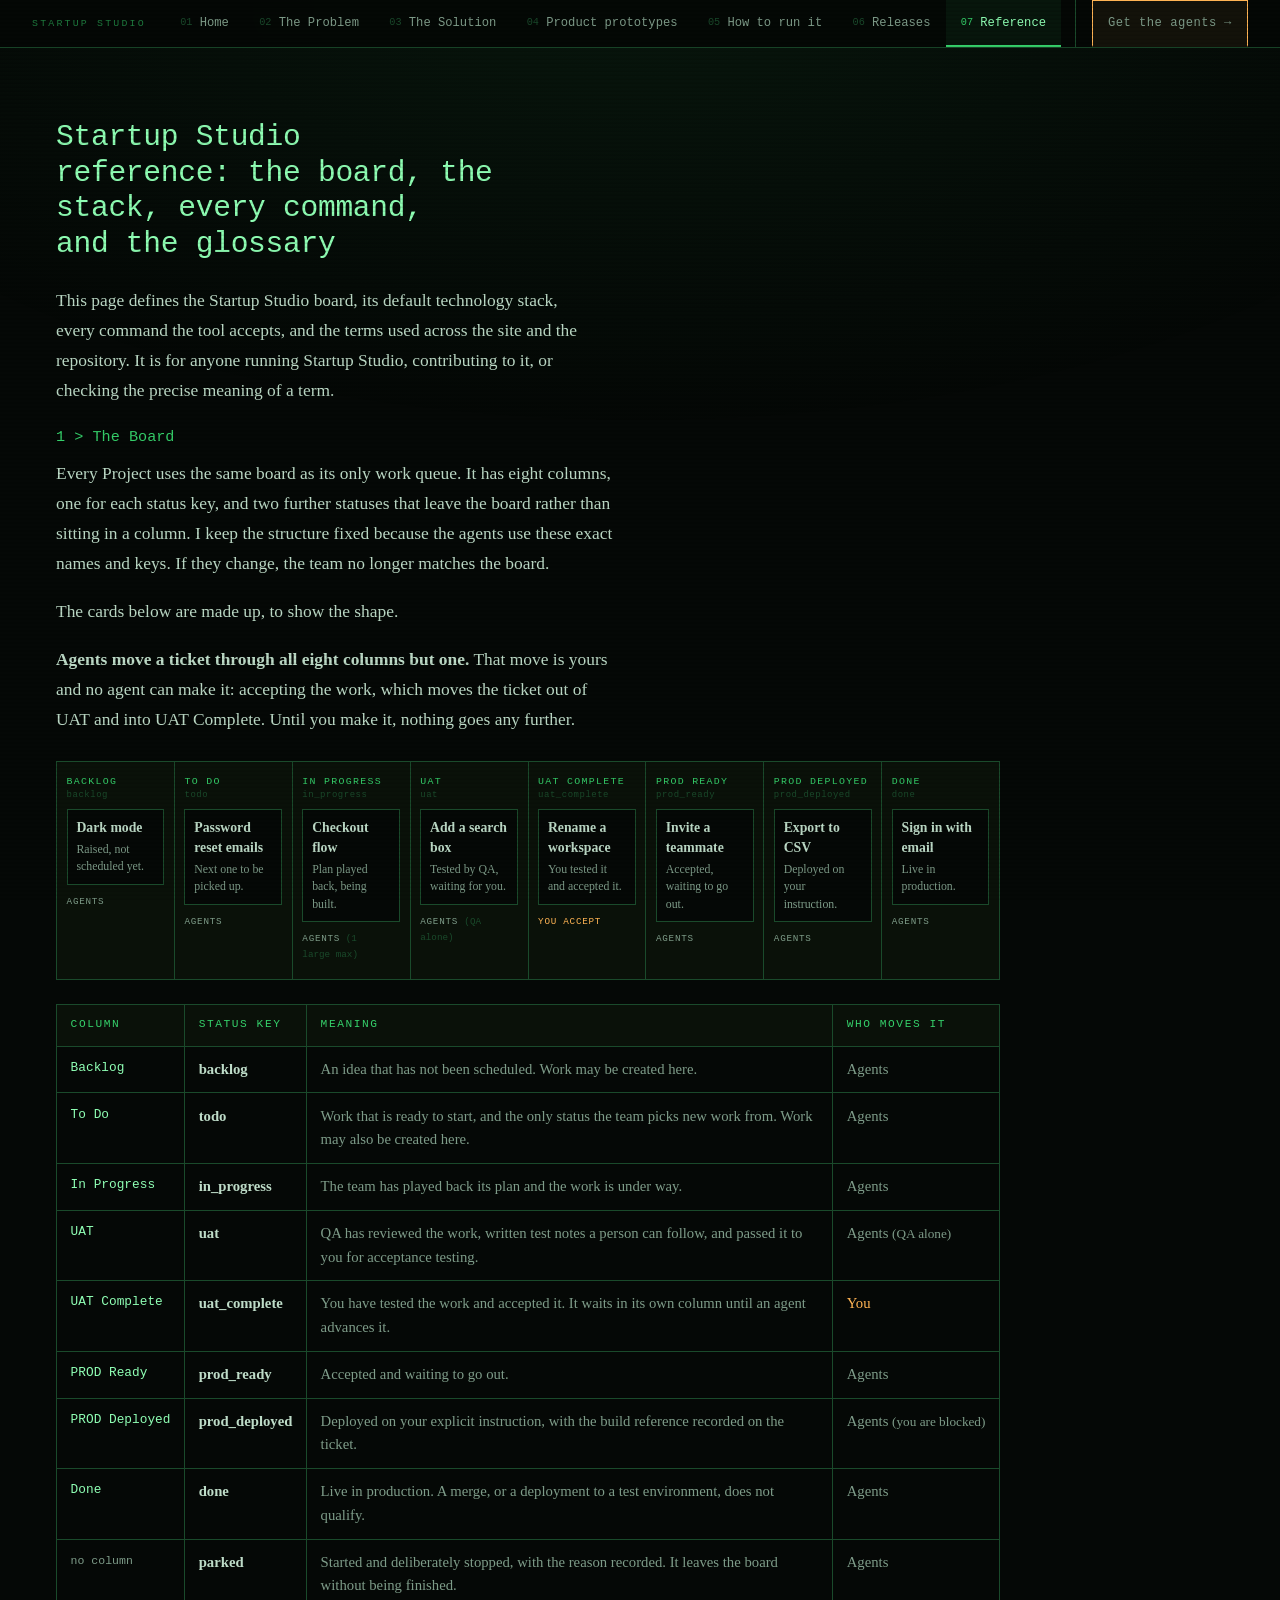
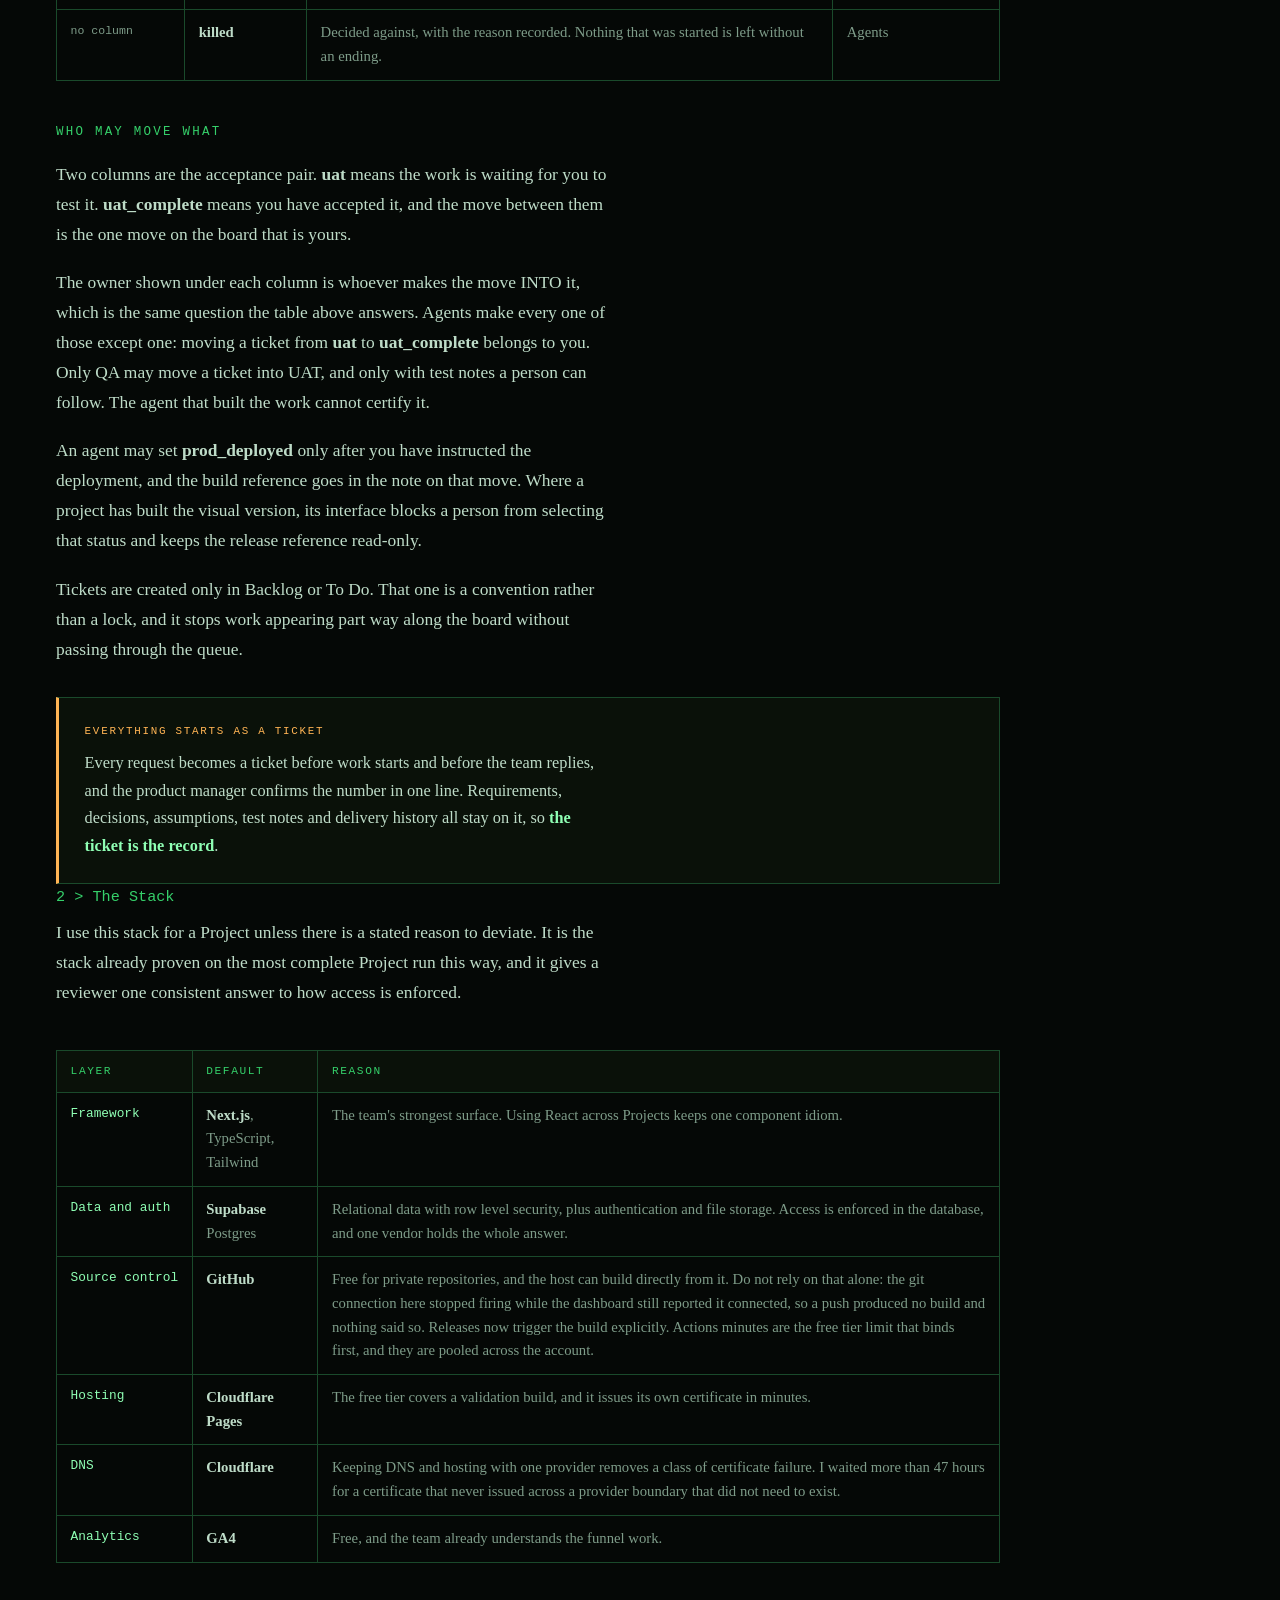
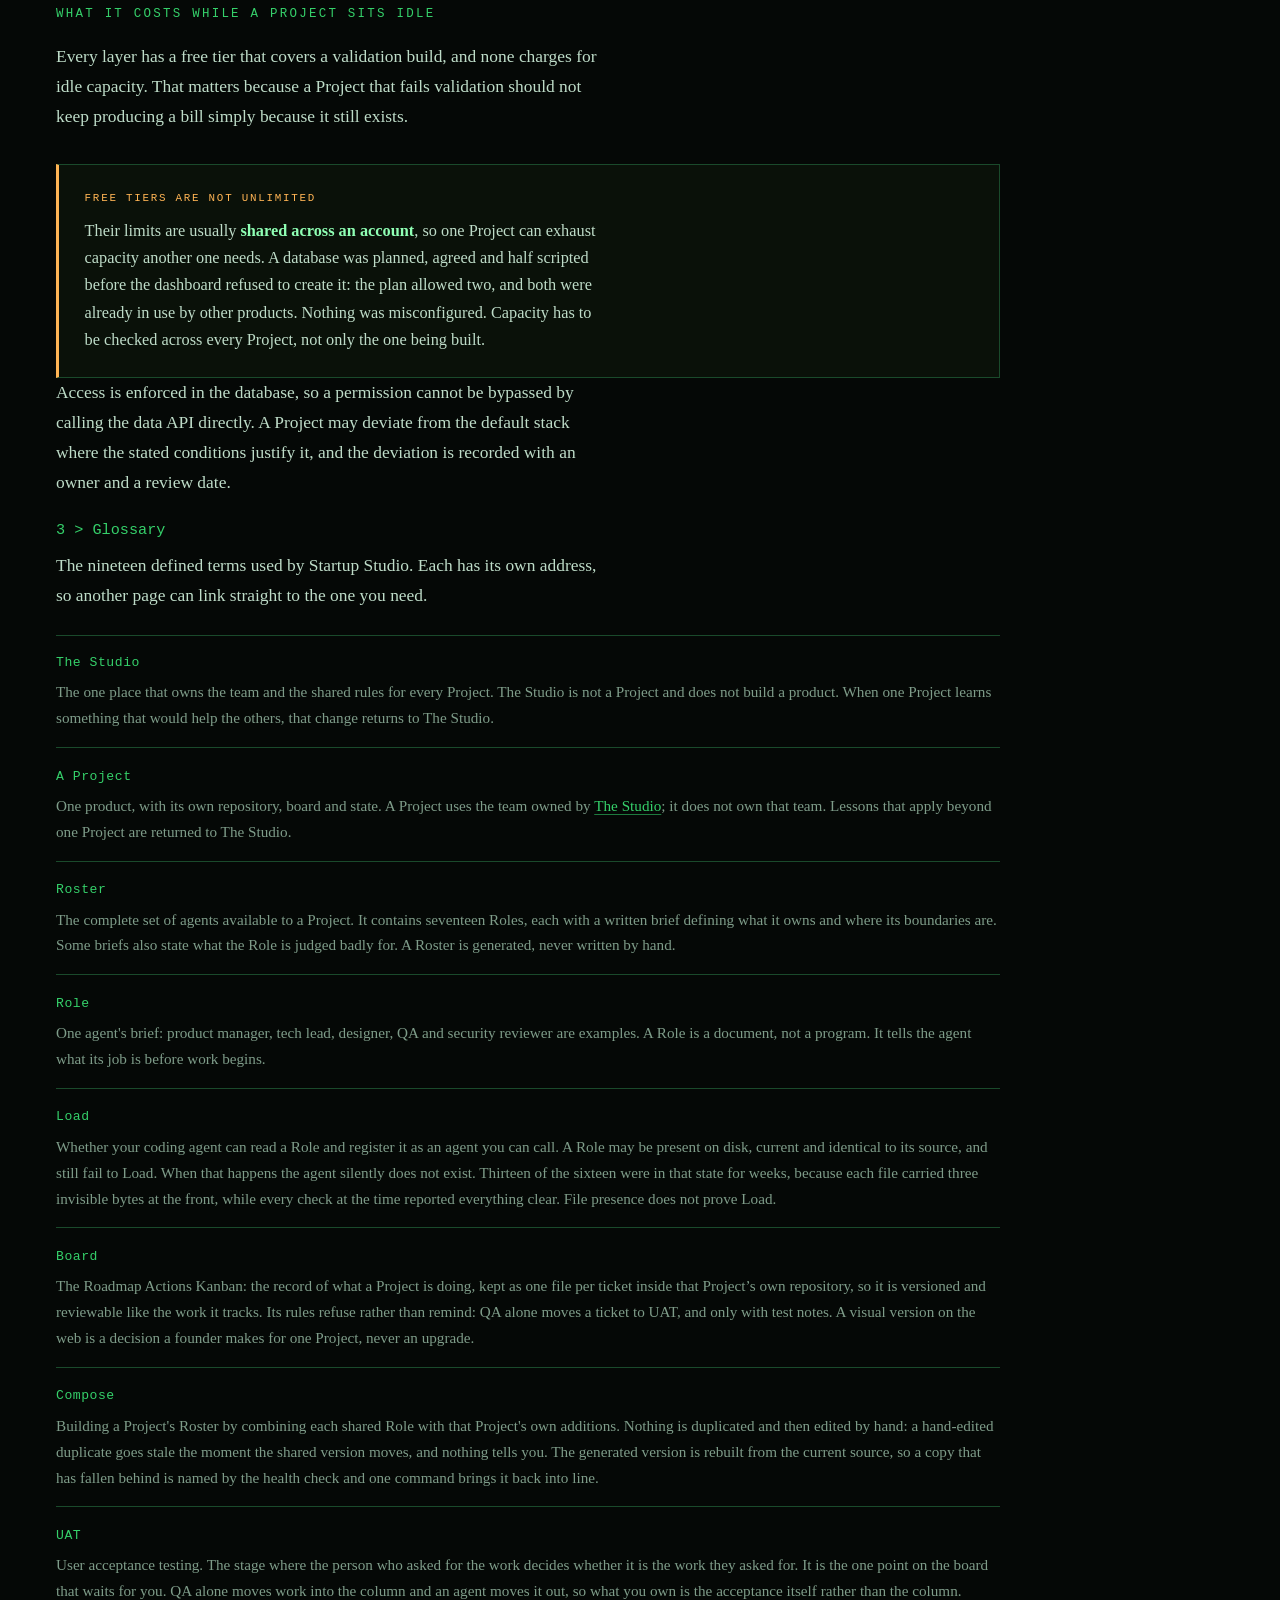
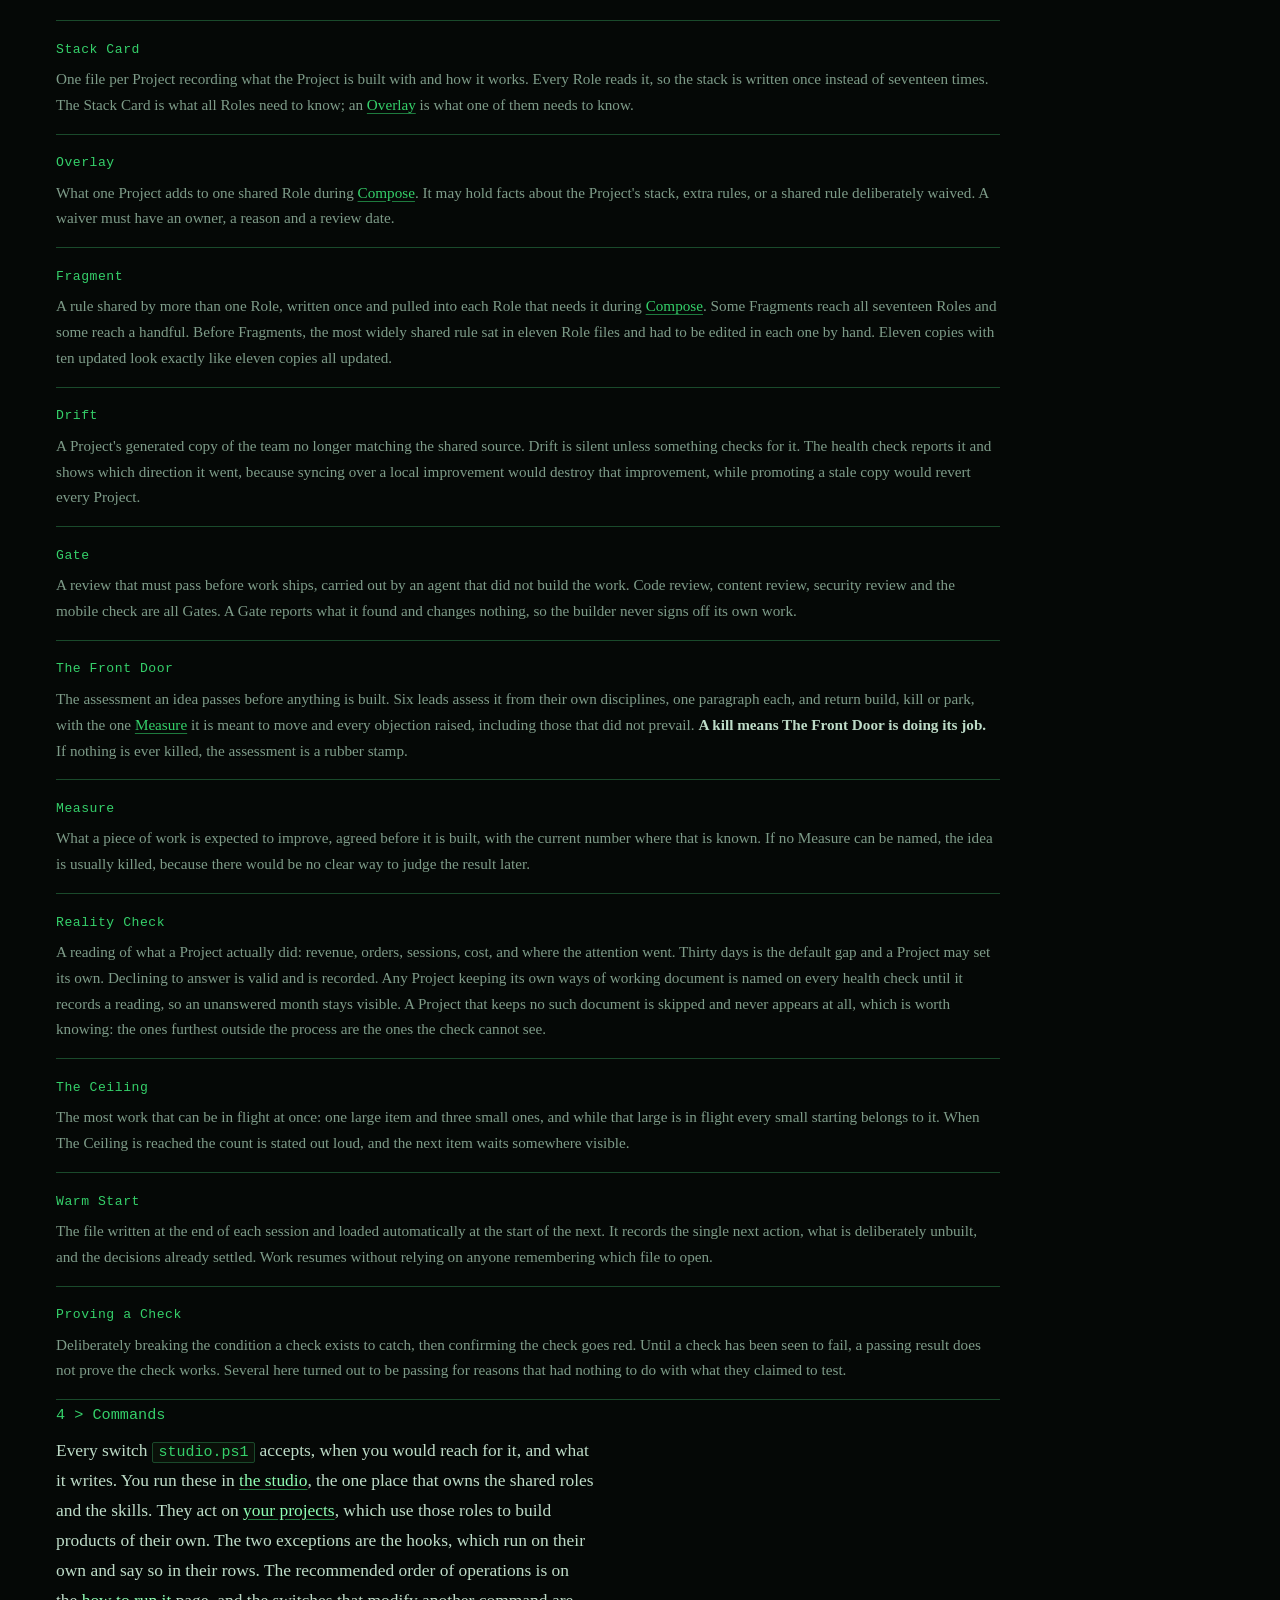
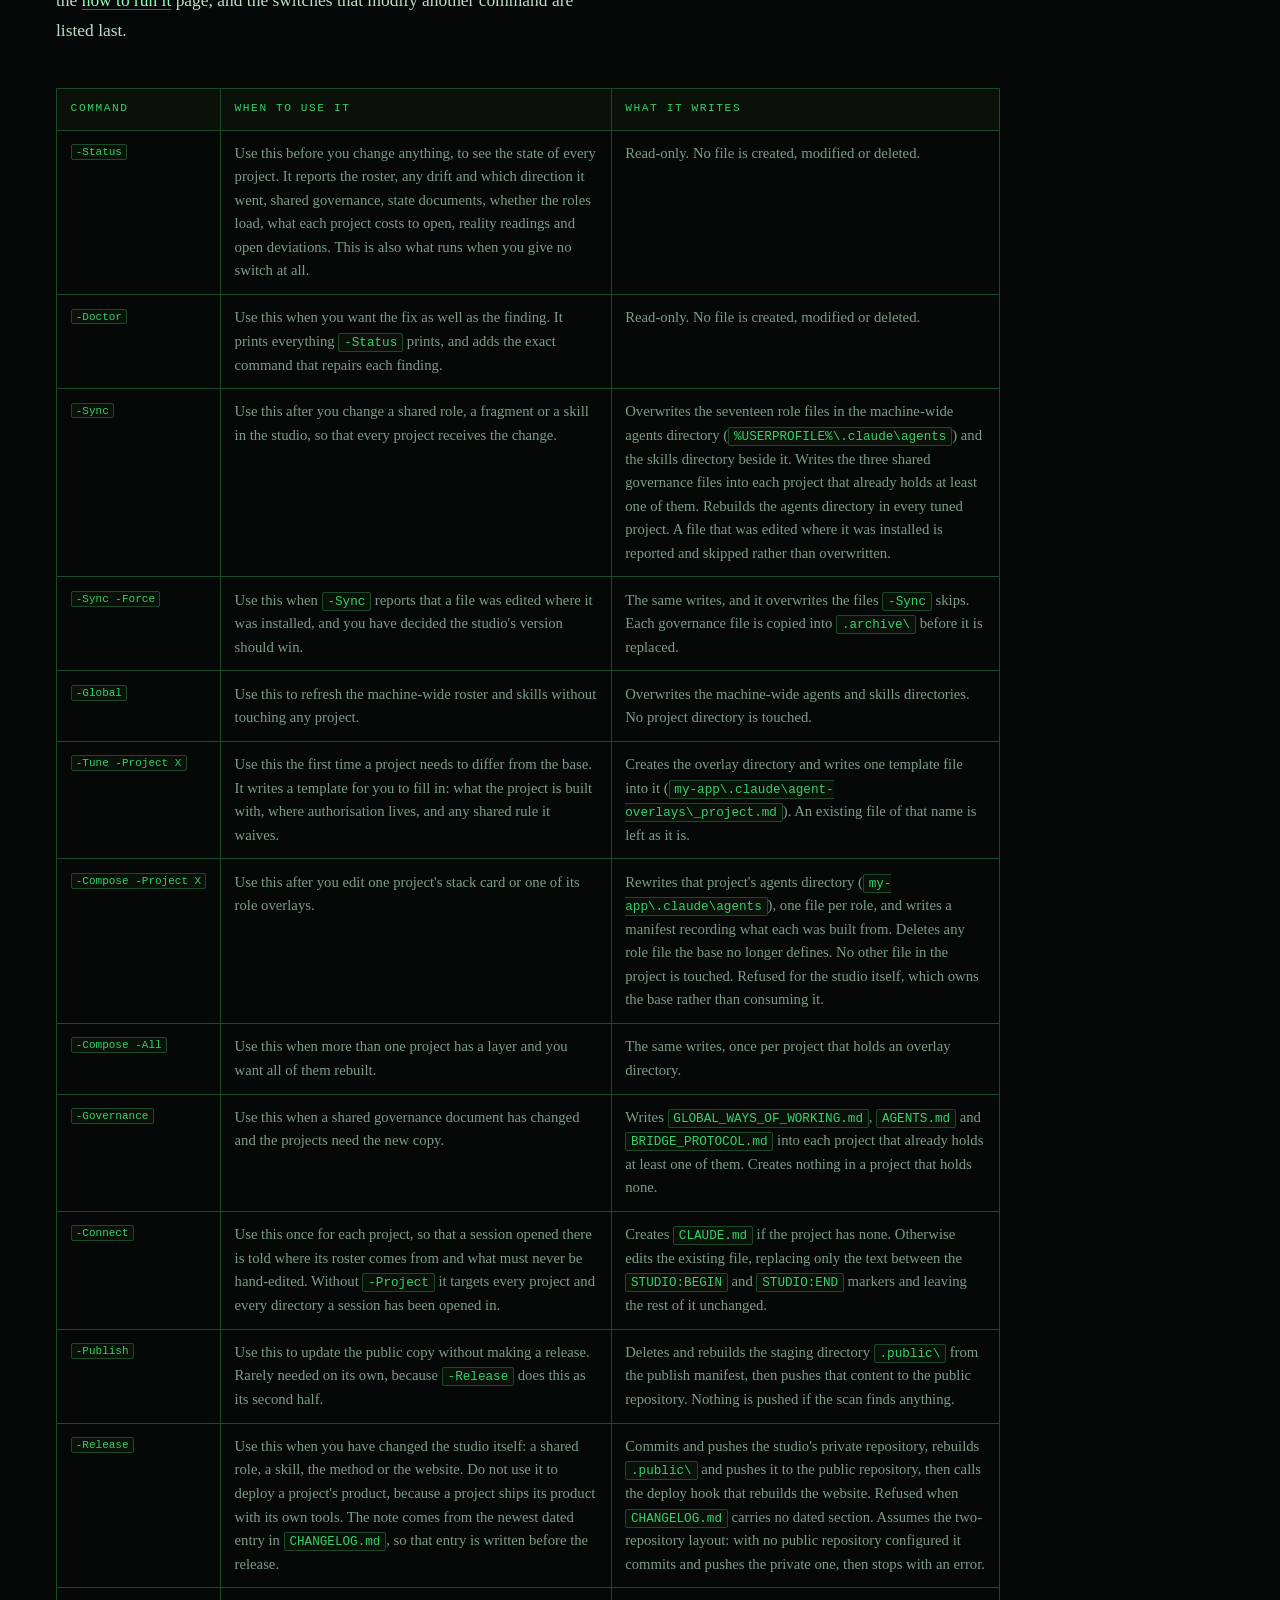
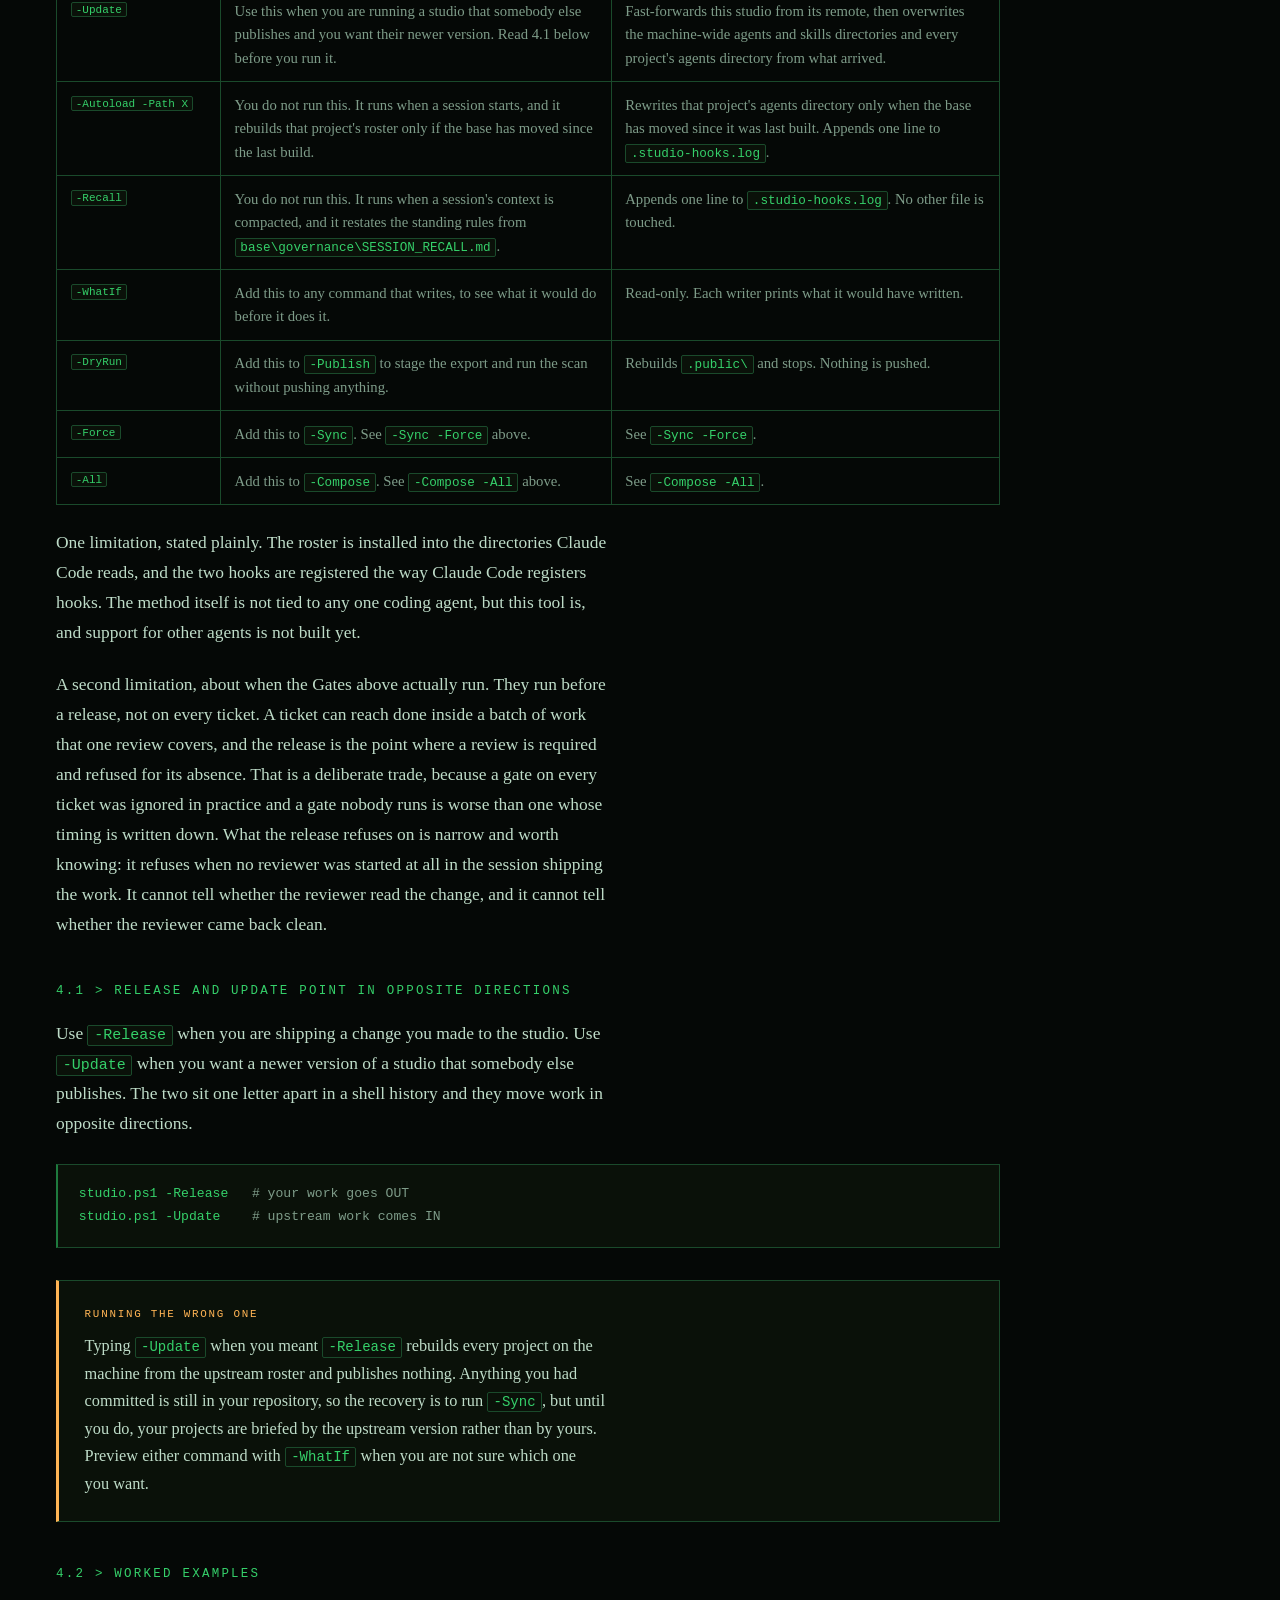
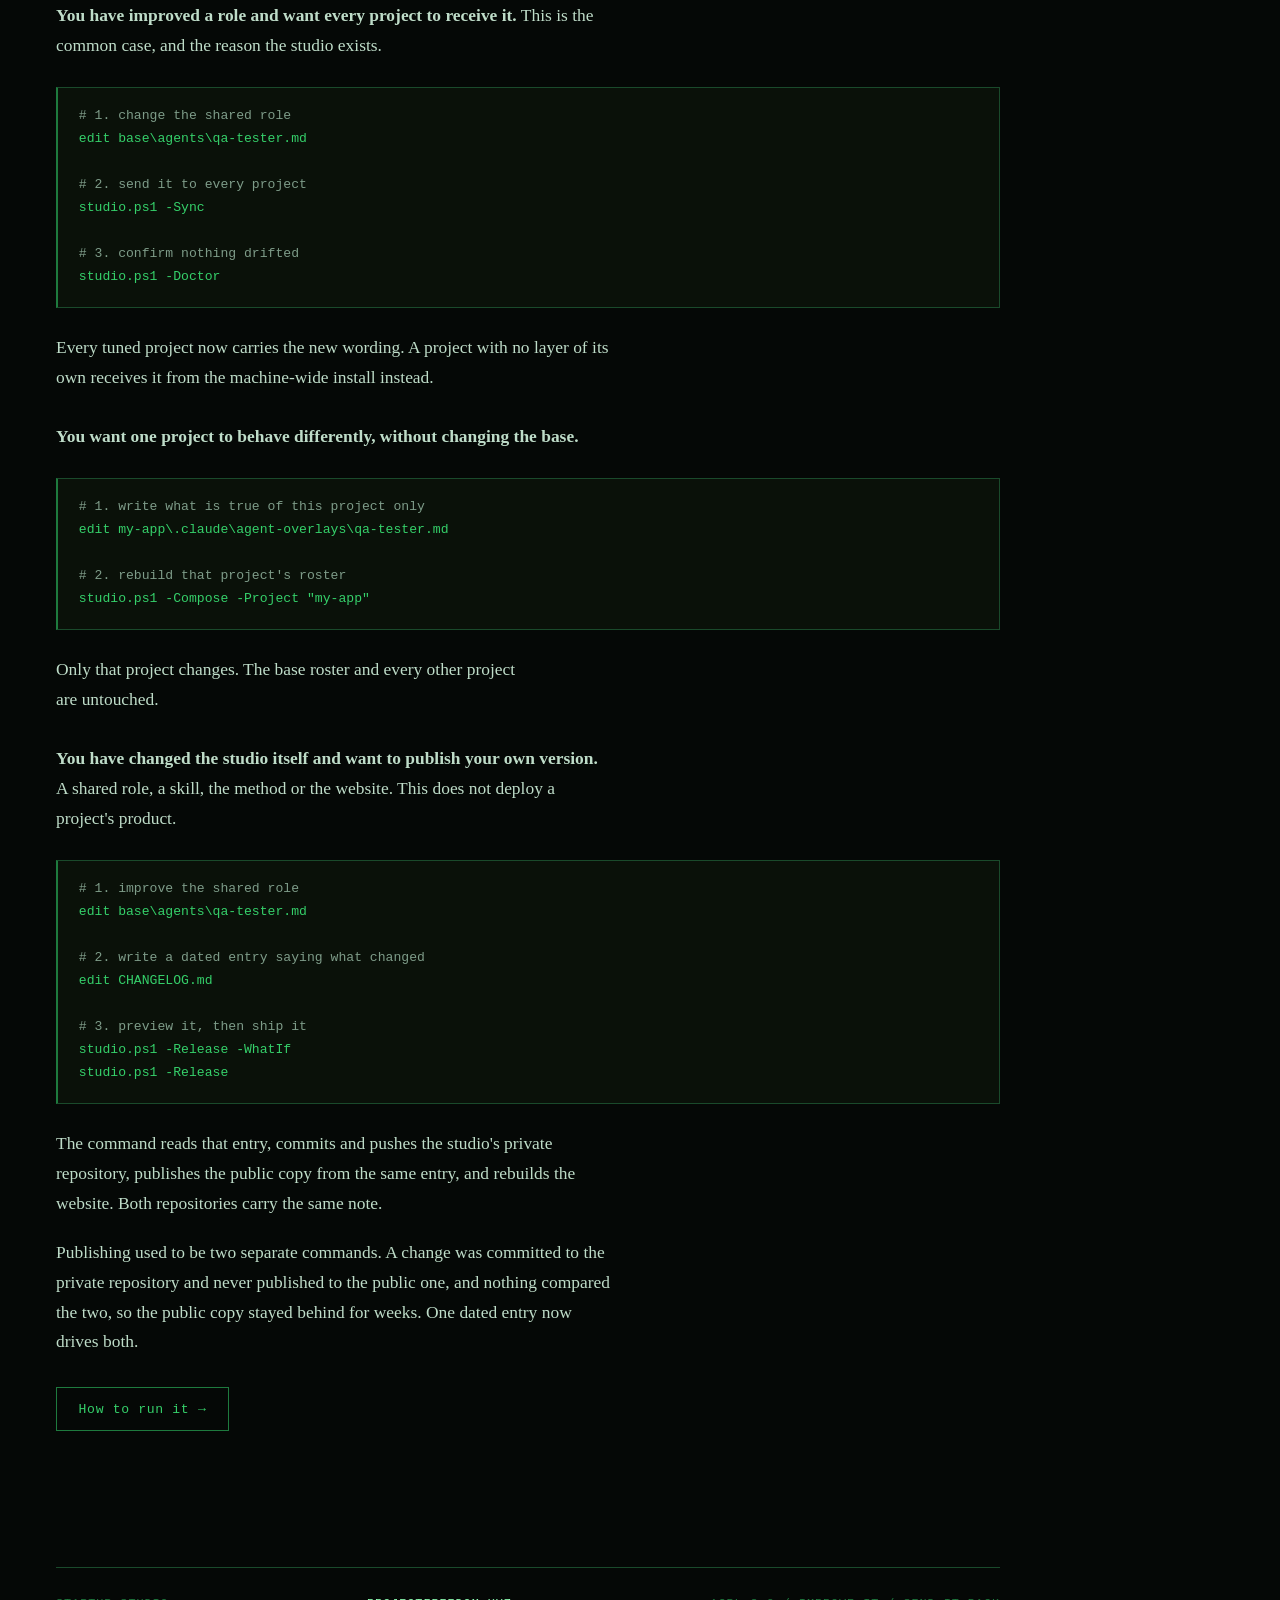
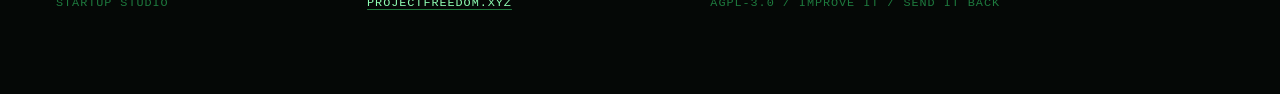
<file: reference.html>
<!doctype html>
<html lang="en">
<head>
<meta charset="utf-8">
<meta name="viewport" content="width=device-width, initial-scale=1">

<title>Startup Studio Reference</title>
<meta name="description" content="Defines the Startup Studio board, its default technology stack, every studio.ps1 command with what it changes on disk, and the terms used across the site and the repository.">
<link rel="canonical" href="https://startupstudio.projectfreedom.xyz/reference">
<link rel="stylesheet" href="/site.css">

<link rel="icon" href="data:image/svg+xml,%3Csvg xmlns='http://www.w3.org/2000/svg' viewBox='0 0 32 32'%3E%3Crect width='32' height='32' fill='%23050806'/%3E%3Cpath d='M7 9l7 7-7 7' stroke='%2335d06a' stroke-width='3.4' fill='none' stroke-linecap='round' stroke-linejoin='round'/%3E%3Crect x='17' y='20' width='9' height='3.4' fill='%2335d06a'/%3E%3C/svg%3E">
<meta name="robots" content="index, follow, max-image-preview:large">
<meta name="color-scheme" content="dark">
<meta name="theme-color" content="#050806">

<meta property="og:type" content="website">
<meta property="og:site_name" content="Startup Studio">
<meta property="og:url" content="https://startupstudio.projectfreedom.xyz/reference">
<meta property="og:title" content="Startup Studio Reference">
<meta property="og:description" content="Defines the Startup Studio board, its default technology stack, every studio.ps1 command with what it changes on disk, and the terms used across the site and the repository.">
<meta property="og:image" content="https://startupstudio.projectfreedom.xyz/og.png">
<meta property="og:image:width" content="1200">
<meta property="og:image:height" content="630">
<meta property="og:image:alt" content="Startup Studio, a dark terminal page describing a shared team of AI agents.">

<meta name="twitter:card" content="summary_large_image">
<meta name="twitter:title" content="Startup Studio Reference">
<meta name="twitter:description" content="Defines the Startup Studio board, its default technology stack, every studio.ps1 command with what it changes on disk, and the terms used across the site and the repository.">
<meta name="twitter:image" content="https://startupstudio.projectfreedom.xyz/og.png">
<script type="application/ld+json">
{
  "@context": "https://schema.org",
  "@graph": [
    {
      "@type": "WebPage",
      "@id": "https://startupstudio.projectfreedom.xyz/reference#webpage",
      "url": "https://startupstudio.projectfreedom.xyz/reference",
      "name": "Startup Studio Reference",
      "description": "Defines the Startup Studio board, its default technology stack, every studio.ps1 command with what it changes on disk, and the terms used across the site and the repository.",
      "inLanguage": "en",
      "isPartOf": {
        "@id": "https://startupstudio.projectfreedom.xyz/#website"
      },
      "about": {
        "@id": "https://startupstudio.projectfreedom.xyz/#app"
      },
      "author": {
        "@id": "https://startupstudio.projectfreedom.xyz/#author"
      },
      "mainEntity": {
        "@id": "https://startupstudio.projectfreedom.xyz/reference#glossary"
      }
    },
    {
      "@type": "DefinedTermSet",
      "@id": "https://startupstudio.projectfreedom.xyz/reference#glossary",
      "url": "https://startupstudio.projectfreedom.xyz/reference#glossary",
      "name": "Glossary",
      "description": "The nineteen defined terms used by Startup Studio. Each has its own address, so another page can link straight to the one you need.",
      "inLanguage": "en",
      "hasDefinedTerm": [
        {
          "@type": "DefinedTerm",
          "@id": "https://startupstudio.projectfreedom.xyz/reference#g-studio",
          "name": "The Studio",
          "description": "The one place that owns the team and the shared rules for every Project. The Studio is not a Project and does not build a product. When one Project learns something that would help the others, that change returns to The Studio.",
          "url": "https://startupstudio.projectfreedom.xyz/reference#g-studio",
          "inDefinedTermSet": {
            "@id": "https://startupstudio.projectfreedom.xyz/reference#glossary"
          }
        },
        {
          "@type": "DefinedTerm",
          "@id": "https://startupstudio.projectfreedom.xyz/reference#g-project",
          "name": "A Project",
          "description": "One product, with its own repository, board and state. A Project uses the team owned by The Studio; it does not own that team. Lessons that apply beyond one Project are returned to The Studio.",
          "url": "https://startupstudio.projectfreedom.xyz/reference#g-project",
          "inDefinedTermSet": {
            "@id": "https://startupstudio.projectfreedom.xyz/reference#glossary"
          }
        },
        {
          "@type": "DefinedTerm",
          "@id": "https://startupstudio.projectfreedom.xyz/reference#g-roster",
          "name": "Roster",
          "description": "The complete set of agents available to a Project. It contains seventeen Roles, each with a written brief defining what it owns and where its boundaries are. Some briefs also state what the Role is judged badly for. A Roster is generated, never written by hand.",
          "url": "https://startupstudio.projectfreedom.xyz/reference#g-roster",
          "inDefinedTermSet": {
            "@id": "https://startupstudio.projectfreedom.xyz/reference#glossary"
          }
        },
        {
          "@type": "DefinedTerm",
          "@id": "https://startupstudio.projectfreedom.xyz/reference#g-role",
          "name": "Role",
          "description": "One agent's brief: product manager, tech lead, designer, QA and security reviewer are examples. A Role is a document, not a program. It tells the agent what its job is before work begins.",
          "url": "https://startupstudio.projectfreedom.xyz/reference#g-role",
          "inDefinedTermSet": {
            "@id": "https://startupstudio.projectfreedom.xyz/reference#glossary"
          }
        },
        {
          "@type": "DefinedTerm",
          "@id": "https://startupstudio.projectfreedom.xyz/reference#g-load",
          "name": "Load",
          "description": "Whether your coding agent can read a Role and register it as an agent you can call. A Role may be present on disk, current and identical to its source, and still fail to Load. When that happens the agent silently does not exist. Thirteen of the sixteen were in that state for weeks, because each file carried three invisible bytes at the front, while every check at the time reported everything clear. File presence does not prove Load.",
          "url": "https://startupstudio.projectfreedom.xyz/reference#g-load",
          "inDefinedTermSet": {
            "@id": "https://startupstudio.projectfreedom.xyz/reference#glossary"
          }
        },
        {
          "@type": "DefinedTerm",
          "@id": "https://startupstudio.projectfreedom.xyz/reference#g-board",
          "name": "Board",
          "description": "The Roadmap Actions Kanban: the record of what a Project is doing, kept as one file per ticket inside that Project\u2019s own repository, so it is versioned and reviewable like the work it tracks. Its rules refuse rather than remind: QA alone moves a ticket to UAT, and only with test notes. A visual version on the web is a decision a founder makes for one Project, never an upgrade.",
          "url": "https://startupstudio.projectfreedom.xyz/reference#g-board",
          "inDefinedTermSet": {
            "@id": "https://startupstudio.projectfreedom.xyz/reference#glossary"
          }
        },
        {
          "@type": "DefinedTerm",
          "@id": "https://startupstudio.projectfreedom.xyz/reference#g-compose",
          "name": "Compose",
          "description": "Building a Project's Roster by combining each shared Role with that Project's own additions. Nothing is duplicated and then edited by hand: a hand-edited duplicate goes stale the moment the shared version moves, and nothing tells you. The generated version is rebuilt from the current source, so a copy that has fallen behind is named by the health check and one command brings it back into line.",
          "url": "https://startupstudio.projectfreedom.xyz/reference#g-compose",
          "inDefinedTermSet": {
            "@id": "https://startupstudio.projectfreedom.xyz/reference#glossary"
          }
        },
        {
          "@type": "DefinedTerm",
          "@id": "https://startupstudio.projectfreedom.xyz/reference#g-uat",
          "name": "UAT",
          "description": "User acceptance testing. The stage where the person who asked for the work decides whether it is the work they asked for. It is the one point on the board that waits for you. QA alone moves work into the column and an agent moves it out, so what you own is the acceptance itself rather than the column.",
          "url": "https://startupstudio.projectfreedom.xyz/reference#g-uat",
          "inDefinedTermSet": {
            "@id": "https://startupstudio.projectfreedom.xyz/reference#glossary"
          }
        },
        {
          "@type": "DefinedTerm",
          "@id": "https://startupstudio.projectfreedom.xyz/reference#g-stackcard",
          "name": "Stack Card",
          "description": "One file per Project recording what the Project is built with and how it works. Every Role reads it, so the stack is written once instead of seventeen times. The Stack Card is what all Roles need to know; an Overlay is what one of them needs to know.",
          "url": "https://startupstudio.projectfreedom.xyz/reference#g-stackcard",
          "inDefinedTermSet": {
            "@id": "https://startupstudio.projectfreedom.xyz/reference#glossary"
          }
        },
        {
          "@type": "DefinedTerm",
          "@id": "https://startupstudio.projectfreedom.xyz/reference#g-overlay",
          "name": "Overlay",
          "description": "What one Project adds to one shared Role during Compose. It may hold facts about the Project's stack, extra rules, or a shared rule deliberately waived. A waiver must have an owner, a reason and a review date.",
          "url": "https://startupstudio.projectfreedom.xyz/reference#g-overlay",
          "inDefinedTermSet": {
            "@id": "https://startupstudio.projectfreedom.xyz/reference#glossary"
          }
        },
        {
          "@type": "DefinedTerm",
          "@id": "https://startupstudio.projectfreedom.xyz/reference#g-fragment",
          "name": "Fragment",
          "description": "A rule shared by more than one Role, written once and pulled into each Role that needs it during Compose. Some Fragments reach all seventeen Roles and some reach a handful. Before Fragments, the most widely shared rule sat in eleven Role files and had to be edited in each one by hand. Eleven copies with ten updated look exactly like eleven copies all updated.",
          "url": "https://startupstudio.projectfreedom.xyz/reference#g-fragment",
          "inDefinedTermSet": {
            "@id": "https://startupstudio.projectfreedom.xyz/reference#glossary"
          }
        },
        {
          "@type": "DefinedTerm",
          "@id": "https://startupstudio.projectfreedom.xyz/reference#g-drift",
          "name": "Drift",
          "description": "A Project's generated copy of the team no longer matching the shared source. Drift is silent unless something checks for it. The health check reports it and shows which direction it went, because syncing over a local improvement would destroy that improvement, while promoting a stale copy would revert every Project.",
          "url": "https://startupstudio.projectfreedom.xyz/reference#g-drift",
          "inDefinedTermSet": {
            "@id": "https://startupstudio.projectfreedom.xyz/reference#glossary"
          }
        },
        {
          "@type": "DefinedTerm",
          "@id": "https://startupstudio.projectfreedom.xyz/reference#g-gate",
          "name": "Gate",
          "description": "A review that must pass before work ships, carried out by an agent that did not build the work. Code review, content review, security review and the mobile check are all Gates. A Gate reports what it found and changes nothing, so the builder never signs off its own work.",
          "url": "https://startupstudio.projectfreedom.xyz/reference#g-gate",
          "inDefinedTermSet": {
            "@id": "https://startupstudio.projectfreedom.xyz/reference#glossary"
          }
        },
        {
          "@type": "DefinedTerm",
          "@id": "https://startupstudio.projectfreedom.xyz/reference#g-frontdoor",
          "name": "The Front Door",
          "description": "The assessment an idea passes before anything is built. Six leads assess it from their own disciplines, one paragraph each, and return build, kill or park, with the one Measure it is meant to move and every objection raised, including those that did not prevail. A kill means The Front Door is doing its job. If nothing is ever killed, the assessment is a rubber stamp.",
          "url": "https://startupstudio.projectfreedom.xyz/reference#g-frontdoor",
          "inDefinedTermSet": {
            "@id": "https://startupstudio.projectfreedom.xyz/reference#glossary"
          }
        },
        {
          "@type": "DefinedTerm",
          "@id": "https://startupstudio.projectfreedom.xyz/reference#g-measure",
          "name": "Measure",
          "description": "What a piece of work is expected to improve, agreed before it is built, with the current number where that is known. If no Measure can be named, the idea is usually killed, because there would be no clear way to judge the result later.",
          "url": "https://startupstudio.projectfreedom.xyz/reference#g-measure",
          "inDefinedTermSet": {
            "@id": "https://startupstudio.projectfreedom.xyz/reference#glossary"
          }
        },
        {
          "@type": "DefinedTerm",
          "@id": "https://startupstudio.projectfreedom.xyz/reference#g-reality",
          "name": "Reality Check",
          "description": "A reading of what a Project actually did: revenue, orders, sessions, cost, and where the attention went. Thirty days is the default gap and a Project may set its own. Declining to answer is valid and is recorded. Any Project keeping its own ways of working document is named on every health check until it records a reading, so an unanswered month stays visible. A Project that keeps no such document is skipped and never appears at all, which is worth knowing: the ones furthest outside the process are the ones the check cannot see.",
          "url": "https://startupstudio.projectfreedom.xyz/reference#g-reality",
          "inDefinedTermSet": {
            "@id": "https://startupstudio.projectfreedom.xyz/reference#glossary"
          }
        },
        {
          "@type": "DefinedTerm",
          "@id": "https://startupstudio.projectfreedom.xyz/reference#g-wip",
          "name": "The Ceiling",
          "description": "The most work that can be in flight at once: one large item and three small ones, and while that large is in flight every small starting belongs to it. When The Ceiling is reached the count is stated out loud, and the next item waits somewhere visible.",
          "url": "https://startupstudio.projectfreedom.xyz/reference#g-wip",
          "inDefinedTermSet": {
            "@id": "https://startupstudio.projectfreedom.xyz/reference#glossary"
          }
        },
        {
          "@type": "DefinedTerm",
          "@id": "https://startupstudio.projectfreedom.xyz/reference#g-warmstart",
          "name": "Warm Start",
          "description": "The file written at the end of each session and loaded automatically at the start of the next. It records the single next action, what is deliberately unbuilt, and the decisions already settled. Work resumes without relying on anyone remembering which file to open.",
          "url": "https://startupstudio.projectfreedom.xyz/reference#g-warmstart",
          "inDefinedTermSet": {
            "@id": "https://startupstudio.projectfreedom.xyz/reference#glossary"
          }
        },
        {
          "@type": "DefinedTerm",
          "@id": "https://startupstudio.projectfreedom.xyz/reference#g-mutation",
          "name": "Proving a Check",
          "description": "Deliberately breaking the condition a check exists to catch, then confirming the check goes red. Until a check has been seen to fail, a passing result does not prove the check works. Several here turned out to be passing for reasons that had nothing to do with what they claimed to test.",
          "url": "https://startupstudio.projectfreedom.xyz/reference#g-mutation",
          "inDefinedTermSet": {
            "@id": "https://startupstudio.projectfreedom.xyz/reference#glossary"
          }
        }
      ]
    }
  ]
}
</script>
</head>
<body>
<nav class="sitemap" aria-label="Pages">
  <button class="navtoggle" type="button" aria-expanded="false" aria-controls="navlinks">
    <span class="navicon" aria-hidden="true">&#9776;</span><span class="navlabel">Menu</span>
  </button>
  <p class="sitemap-title">Startup Studio</p>
  <div class="sitemap-links" id="navlinks">
    <a href="/"><span class="n">01</span> Home</a>
    <a href="/problem"><span class="n">02</span> The Problem</a>
    <a href="/solution"><span class="n">03</span> The Solution</a>
    <a href="/prototypes"><span class="n">04</span> Product prototypes</a>
    <a href="/how-to"><span class="n">05</span> How to run it</a>
    <a href="/releases"><span class="n">06</span> Releases</a>
    <a href="/reference" aria-current="page"><span class="n">07</span> Reference</a>
  </div>
  <div class="sitemap-cta">
    <a class="bar-cta" href="https://github.com/creationisttest-git/startup_studio">Get the agents <span aria-hidden="true">&#8594;</span></a>
  </div>
</nav>

<div class="wrap">

<section id="reference">
    <h1 class="page-title">Startup Studio reference: the board, the stack, every command, and the glossary</h1>

    <p class="rel-intro">This page defines the Startup Studio board, its default technology stack, every command the tool accepts, and the terms used across the site and the repository. It is for anyone running Startup Studio, contributing to it, or checking the precise meaning of a term.</p>

    <h3 id="board">1 &gt; The Board</h3>
    <p>Every Project uses the same board as its only work queue. It has eight columns, one for each status key, and two further statuses that leave the board rather than sitting in a column. I keep the structure fixed because the agents use these exact names and keys. If they change, the team no longer matches the board.</p>
    <p>The cards below are made up, to show the shape.</p>
    <p><b>Agents move a ticket through all eight columns but one.</b> That move is yours and no agent can make it: accepting the work, which moves the ticket out of UAT and into UAT Complete. Until you make it, nothing goes any further.</p>

    <p class="boardhint">Eight columns: swipe to see them all</p>
    <div class="boardwrap">
      <div class="board">

        <div class="bcol">
          <p class="bhead">Backlog<span class="bkey">backlog</span></p>
          <div class="bcard"><b>Dark mode</b>Raised, not scheduled yet.</div>
          <p class="bown">Agents</p>
        </div>

        <div class="bcol">
          <p class="bhead">To Do<span class="bkey">todo</span></p>
          <div class="bcard"><b>Password reset emails</b>Next one to be picked up.</div>
          <p class="bown">Agents</p>
        </div>

        <div class="bcol">
          <p class="bhead">In Progress<span class="bkey">in_progress</span></p>
          <div class="bcard"><b>Checkout flow</b>Plan played back, being built.</div>
          <p class="bown">Agents<span class="sub"> (1 large max)</span></p>
        </div>

        <div class="bcol">
          <p class="bhead">UAT<span class="bkey">uat</span></p>
          <div class="bcard"><b>Add a search box</b>Tested by QA, waiting for you.</div>
          <p class="bown">Agents <span class="sub">(QA alone)</span></p>
        </div>

        <div class="bcol">
          <p class="bhead">UAT Complete<span class="bkey">uat_complete</span></p>
          <div class="bcard"><b>Rename a workspace</b>You tested it and accepted it.</div>
          <p class="bown you">You accept</p>
        </div>

        <div class="bcol">
          <p class="bhead">PROD Ready<span class="bkey">prod_ready</span></p>
          <div class="bcard"><b>Invite a teammate</b>Accepted, waiting to go out.</div>
          <p class="bown">Agents</p>
        </div>

        <div class="bcol">
          <p class="bhead">PROD Deployed<span class="bkey">prod_deployed</span></p>
          <div class="bcard"><b>Export to CSV</b>Deployed on your instruction.</div>
          <p class="bown">Agents</p>
        </div>

        <div class="bcol">
          <p class="bhead">Done<span class="bkey">done</span></p>
          <div class="bcard"><b>Sign in with email</b>Live in production.</div>
          <p class="bown">Agents</p>
        </div>

      </div>
    </div>

    <div class="tablewrap">
    <table class="stacktable board-key">
      <tbody>
      <tr><th scope="col">Column</th><th scope="col">Status key</th><th scope="col">Meaning</th><th scope="col">Who moves it</th></tr>
      <tr><td>Backlog</td><td><b>backlog</b></td><td>An idea that has not been scheduled. Work may be created here.</td><td>Agents</td></tr>
      <tr><td>To Do</td><td><b>todo</b></td><td>Work that is ready to start, and the only status the team picks new work from. Work may also be created here.</td><td>Agents</td></tr>
      <tr><td>In Progress</td><td><b>in_progress</b></td><td>The team has played back its plan and the work is under way.</td><td>Agents</td></tr>
      <tr><td>UAT</td><td><b>uat</b></td><td>QA has reviewed the work, written test notes a person can follow, and passed it to you for acceptance testing.</td><td>Agents <span class="sub">(QA alone)</span></td></tr>
      <tr><td>UAT Complete</td><td><b>uat_complete</b></td><td>You have tested the work and accepted it. It waits in its own column until an agent advances it.</td><td class="yours">You</td></tr>
      <tr><td>PROD Ready</td><td><b>prod_ready</b></td><td>Accepted and waiting to go out.</td><td>Agents</td></tr>
      <tr><td>PROD Deployed</td><td><b>prod_deployed</b></td><td>Deployed on your explicit instruction, with the build reference recorded on the ticket.</td><td>Agents <span class="sub">(you are blocked)</span></td></tr>
      <tr><td>Done</td><td><b>done</b></td><td>Live in production. A merge, or a deployment to a test environment, does not qualify.</td><td>Agents</td></tr>
      <tr><td><span class="sub">no column</span></td><td><b>parked</b></td><td>Started and deliberately stopped, with the reason recorded. It leaves the board without being finished.</td><td>Agents</td></tr>
      <tr><td><span class="sub">no column</span></td><td><b>killed</b></td><td>Decided against, with the reason recorded. Nothing that was started is left without an ending.</td><td>Agents</td></tr>
      </tbody>
    </table>
    </div>

    <h4 class="sub-h">Who may move what</h4>
    <p>Two columns are the acceptance pair. <b>uat</b> means the work is waiting for you to test it. <b>uat_complete</b> means you have accepted it, and the move between them is the one move on the board that is yours.</p>
    <p>The owner shown under each column is whoever makes the move INTO it, which is the same question the table above answers. Agents make every one of those except one: moving a ticket from <b>uat</b> to <b>uat_complete</b> belongs to you. Only QA may move a ticket into UAT, and only with test notes a person can follow. The agent that built the work cannot certify it.</p>
    <p>An agent may set <b>prod_deployed</b> only after you have instructed the deployment, and the build reference goes in the note on that move. Where a project has built the visual version, its interface blocks a person from selecting that status and keeps the release reference read-only.</p>
    <p>Tickets are created only in Backlog or To&nbsp;Do. That one is a convention rather than a lock, and it stops work appearing part way along the board without passing through the queue.</p>

    <div class="pullbox">
      <p class="pk">Everything starts as a ticket</p>
      <p>Every request becomes a ticket before work starts and before the team replies, and the product manager confirms the number in one line. Requirements, decisions, assumptions, test notes and delivery history all stay on it, so <strong>the ticket is the record</strong>.</p>
    </div>

    <h3 id="stack">2 &gt; The Stack</h3>
    <p>I use this stack for a Project unless there is a stated reason to deviate. It is the stack already proven on the most complete Project run this way, and it gives a reviewer one consistent answer to how access is enforced.</p>

    <div class="tablewrap">
    <table class="stacktable">
      <tbody>
      <tr><th scope="col">Layer</th><th scope="col">Default</th><th scope="col">Reason</th></tr>
      <tr><td>Framework</td><td><b>Next.js</b>, TypeScript, Tailwind</td><td>The team's strongest surface. Using React across Projects keeps one component idiom.</td></tr>
      <tr><td>Data and auth</td><td><b>Supabase</b> Postgres</td><td>Relational data with row level security, plus authentication and file storage. Access is enforced in the database, and one vendor holds the whole answer.</td></tr>
      <tr><td>Source control</td><td><b>GitHub</b></td><td>Free for private repositories, and the host can build directly from it. Do not rely on that alone: the git connection here stopped firing while the dashboard still reported it connected, so a push produced no build and nothing said so. Releases now trigger the build explicitly. Actions minutes are the free tier limit that binds first, and they are pooled across the account.</td></tr>
      <tr><td>Hosting</td><td><b>Cloudflare Pages</b></td><td>The free tier covers a validation build, and it issues its own certificate in minutes.</td></tr>
      <tr><td>DNS</td><td><b>Cloudflare</b></td><td>Keeping DNS and hosting with one provider removes a class of certificate failure. I waited more than 47 hours for a certificate that never issued across a provider boundary that did not need to exist.</td></tr>
      <tr><td>Analytics</td><td><b>GA4</b></td><td>Free, and the team already understands the funnel work.</td></tr>
      </tbody>
    </table>
    </div>

    <h4 class="sub-h">What it costs while a Project sits idle</h4>
    <p>Every layer has a free tier that covers a validation build, and none charges for idle capacity. That matters because a Project that fails validation should not keep producing a bill simply because it still exists.</p>

    <div class="pullbox">
      <p class="pk">Free tiers are not unlimited</p>
      <p>Their limits are usually <strong>shared across an account</strong>, so one Project can exhaust capacity another one needs. A database was planned, agreed and half scripted before the dashboard refused to create it: the plan allowed two, and both were already in use by other products. Nothing was misconfigured. Capacity has to be checked across every Project, not only the one being built.</p>
    </div>

    <p>Access is enforced in the database, so a permission cannot be bypassed by calling the data API directly. A Project may deviate from the default stack where the stated conditions justify it, and the deviation is recorded with an owner and a review date.</p>

    <h3 id="glossary">3 &gt; Glossary</h3>
    <p class="rel-intro">The nineteen defined terms used by Startup Studio. Each has its own address, so another page can link straight to the one you need.</p>

    <dl class="gloss">

      <dt id="g-studio">The Studio</dt>
      <dd>The one place that owns the team and the shared rules for every Project. The Studio is not a Project and does not build a product. When one Project learns something that would help the others, that change returns to The Studio.</dd>

      <dt id="g-project">A Project</dt>
      <dd>One product, with its own repository, board and state. A Project uses the team owned by <a href="#g-studio">The Studio</a>; it does not own that team. Lessons that apply beyond one Project are returned to The Studio.</dd>

      <dt id="g-roster">Roster</dt>
      <dd>The complete set of agents available to a Project. It contains seventeen Roles, each with a written brief defining what it owns and where its boundaries are. Some briefs also state what the Role is judged badly for. A Roster is generated, never written by hand.</dd>

      <dt id="g-role">Role</dt>
      <dd>One agent's brief: product manager, tech lead, designer, QA and security reviewer are examples. A Role is a document, not a program. It tells the agent what its job is before work begins.</dd>

      <dt id="g-load">Load</dt>
      <dd>Whether your coding agent can read a Role and register it as an agent you can call. A Role may be present on disk, current and identical to its source, and still fail to Load. When that happens the agent silently does not exist. Thirteen of the sixteen were in that state for weeks, because each file carried three invisible bytes at the front, while every check at the time reported everything clear. File presence does not prove Load.</dd>

      <dt id="g-board">Board</dt>
      <dd>The Roadmap Actions Kanban: the record of what a Project is doing, kept as one file per ticket inside that Project&rsquo;s own repository, so it is versioned and reviewable like the work it tracks. Its rules refuse rather than remind: QA alone moves a ticket to UAT, and only with test notes. A visual version on the web is a decision a founder makes for one Project, never an upgrade.</dd>

      <dt id="g-compose">Compose</dt>
      <dd>Building a Project's Roster by combining each shared Role with that Project's own additions. Nothing is duplicated and then edited by hand: a hand-edited duplicate goes stale the moment the shared version moves, and nothing tells you. The generated version is rebuilt from the current source, so a copy that has fallen behind is named by the health check and one command brings it back into line.</dd>

      <dt id="g-uat">UAT</dt>
      <dd>User acceptance testing. The stage where the person who asked for the work decides whether it is the work they asked for. It is the one point on the board that waits for you. QA alone moves work into the column and an agent moves it out, so what you own is the acceptance itself rather than the column.</dd>

      <dt id="g-stackcard">Stack Card</dt>
      <dd>One file per Project recording what the Project is built with and how it works. Every Role reads it, so the stack is written once instead of seventeen times. The Stack Card is what all Roles need to know; an <a href="#g-overlay">Overlay</a> is what one of them needs to know.</dd>

      <dt id="g-overlay">Overlay</dt>
      <dd>What one Project adds to one shared Role during <a href="#g-compose">Compose</a>. It may hold facts about the Project's stack, extra rules, or a shared rule deliberately waived. A waiver must have an owner, a reason and a review date.</dd>

      <dt id="g-fragment">Fragment</dt>
      <dd>A rule shared by more than one Role, written once and pulled into each Role that needs it during <a href="#g-compose">Compose</a>. Some Fragments reach all seventeen Roles and some reach a handful. Before Fragments, the most widely shared rule sat in eleven Role files and had to be edited in each one by hand. Eleven copies with ten updated look exactly like eleven copies all updated.</dd>

      <dt id="g-drift">Drift</dt>
      <dd>A Project's generated copy of the team no longer matching the shared source. Drift is silent unless something checks for it. The health check reports it and shows which direction it went, because syncing over a local improvement would destroy that improvement, while promoting a stale copy would revert every Project.</dd>

      <dt id="g-gate">Gate</dt>
      <dd>A review that must pass before work ships, carried out by an agent that did not build the work. Code review, content review, security review and the mobile check are all Gates. A Gate reports what it found and changes nothing, so the builder never signs off its own work.</dd>

      <dt id="g-frontdoor">The Front Door</dt>
      <dd>The assessment an idea passes before anything is built. Six leads assess it from their own disciplines, one paragraph each, and return build, kill or park, with the one <a href="#g-measure">Measure</a> it is meant to move and every objection raised, including those that did not prevail. <b>A kill means The Front Door is doing its job.</b> If nothing is ever killed, the assessment is a rubber stamp.</dd>

      <dt id="g-measure">Measure</dt>
      <dd>What a piece of work is expected to improve, agreed before it is built, with the current number where that is known. If no Measure can be named, the idea is usually killed, because there would be no clear way to judge the result later.</dd>

      <dt id="g-reality">Reality Check</dt>
      <dd>A reading of what a Project actually did: revenue, orders, sessions, cost, and where the attention went. Thirty days is the default gap and a Project may set its own. Declining to answer is valid and is recorded. Any Project keeping its own ways of working document is named on every health check until it records a reading, so an unanswered month stays visible. A Project that keeps no such document is skipped and never appears at all, which is worth knowing: the ones furthest outside the process are the ones the check cannot see.</dd>

      <dt id="g-wip">The Ceiling</dt>
      <dd>The most work that can be in flight at once: one large item and three small ones, and while that large is in flight every small starting belongs to it. When The Ceiling is reached the count is stated out loud, and the next item waits somewhere visible.</dd>

      <dt id="g-warmstart">Warm Start</dt>
      <dd>The file written at the end of each session and loaded automatically at the start of the next. It records the single next action, what is deliberately unbuilt, and the decisions already settled. Work resumes without relying on anyone remembering which file to open.</dd>

      <dt id="g-mutation">Proving a Check</dt>
      <dd>Deliberately breaking the condition a check exists to catch, then confirming the check goes red. Until a check has been seen to fail, a passing result does not prove the check works. Several here turned out to be passing for reasons that had nothing to do with what they claimed to test.</dd>

    </dl>

    <h3 id="commands">4 &gt; Commands</h3>
    <p class="rel-intro">Every switch <code>studio.ps1</code> accepts, when you would reach for it, and what it writes. You run these in <a href="#g-studio">the studio</a>, the one place that owns the shared roles and the skills. They act on <a href="#g-project">your projects</a>, which use those roles to build products of their own. The two exceptions are the hooks, which run on their own and say so in their rows. The recommended order of operations is on the <a href="/how-to#flow">how to run it</a> page, and the switches that modify another command are listed last.</p>

    <div class="tablewrap">
    <table class="stacktable">
      <tbody>
      <tr><th scope="col">Command</th><th scope="col">When to use it</th><th scope="col">What it writes</th></tr>

      <tr><td><code>-Status</code></td><td>Use this before you change anything, to see the state of every project. It reports the roster, any drift and which direction it went, shared governance, state documents, whether the roles load, what each project costs to open, reality readings and open deviations. This is also what runs when you give no switch at all.</td><td>Read-only. No file is created, modified or deleted.</td></tr>

      <tr><td><code>-Doctor</code></td><td>Use this when you want the fix as well as the finding. It prints everything <code>-Status</code> prints, and adds the exact command that repairs each finding.</td><td>Read-only. No file is created, modified or deleted.</td></tr>

      <tr><td><code>-Sync</code></td><td>Use this after you change a shared role, a fragment or a skill in the studio, so that every project receives the change.</td><td>Overwrites the seventeen role files in the machine-wide agents directory (<code>%USERPROFILE%\.claude\agents</code>) and the skills directory beside it. Writes the three shared governance files into each project that already holds at least one of them. Rebuilds the agents directory in every tuned project. A file that was edited where it was installed is reported and skipped rather than overwritten.</td></tr>

      <tr><td><code>-Sync -Force</code></td><td>Use this when <code>-Sync</code> reports that a file was edited where it was installed, and you have decided the studio's version should win.</td><td>The same writes, and it overwrites the files <code>-Sync</code> skips. Each governance file is copied into <code>.archive\</code> before it is replaced.</td></tr>

      <tr><td><code>-Global</code></td><td>Use this to refresh the machine-wide roster and skills without touching any project.</td><td>Overwrites the machine-wide agents and skills directories. No project directory is touched.</td></tr>

      <tr><td><code>-Tune -Project X</code></td><td>Use this the first time a project needs to differ from the base. It writes a template for you to fill in: what the project is built with, where authorisation lives, and any shared rule it waives.</td><td>Creates the overlay directory and writes one template file into it (<code>my-app\.claude\agent-overlays\_project.md</code>). An existing file of that name is left as it is.</td></tr>

      <tr><td><code>-Compose -Project X</code></td><td>Use this after you edit one project's stack card or one of its role overlays.</td><td>Rewrites that project's agents directory (<code>my-app\.claude\agents</code>), one file per role, and writes a manifest recording what each was built from. Deletes any role file the base no longer defines. No other file in the project is touched. Refused for the studio itself, which owns the base rather than consuming it.</td></tr>

      <tr><td><code>-Compose -All</code></td><td>Use this when more than one project has a layer and you want all of them rebuilt.</td><td>The same writes, once per project that holds an overlay directory.</td></tr>

      <tr><td><code>-Governance</code></td><td>Use this when a shared governance document has changed and the projects need the new copy.</td><td>Writes <code>GLOBAL_WAYS_OF_WORKING.md</code>, <code>AGENTS.md</code> and <code>BRIDGE_PROTOCOL.md</code> into each project that already holds at least one of them. Creates nothing in a project that holds none.</td></tr>

      <tr><td><code>-Connect</code></td><td>Use this once for each project, so that a session opened there is told where its roster comes from and what must never be hand-edited. Without <code>-Project</code> it targets every project and every directory a session has been opened in.</td><td>Creates <code>CLAUDE.md</code> if the project has none. Otherwise edits the existing file, replacing only the text between the <code>STUDIO:BEGIN</code> and <code>STUDIO:END</code> markers and leaving the rest of it unchanged.</td></tr>

      <tr><td><code>-Publish</code></td><td>Use this to update the public copy without making a release. Rarely needed on its own, because <code>-Release</code> does this as its second half.</td><td>Deletes and rebuilds the staging directory <code>.public\</code> from the publish manifest, then pushes that content to the public repository. Nothing is pushed if the scan finds anything.</td></tr>

      <tr><td><code>-Release</code></td><td>Use this when you have changed the studio itself: a shared role, a skill, the method or the website. Do not use it to deploy a project's product, because a project ships its product with its own tools. The note comes from the newest dated entry in <code>CHANGELOG.md</code>, so that entry is written before the release.</td><td>Commits and pushes the studio's private repository, rebuilds <code>.public\</code> and pushes it to the public repository, then calls the deploy hook that rebuilds the website. Refused when <code>CHANGELOG.md</code> carries no dated section. Assumes the two-repository layout: with no public repository configured it commits and pushes the private one, then stops with an error.</td></tr>

      <tr><td><code>-Update</code></td><td>Use this when you are running a studio that somebody else publishes and you want their newer version. Read 4.1 below before you run it.</td><td>Fast-forwards this studio from its remote, then overwrites the machine-wide agents and skills directories and every project's agents directory from what arrived.</td></tr>

      <tr><td><code>-Autoload -Path X</code></td><td>You do not run this. It runs when a session starts, and it rebuilds that project's roster only if the base has moved since the last build.</td><td>Rewrites that project's agents directory only when the base has moved since it was last built. Appends one line to <code>.studio-hooks.log</code>.</td></tr>

      <tr><td><code>-Recall</code></td><td>You do not run this. It runs when a session's context is compacted, and it restates the standing rules from <code>base\governance\SESSION_RECALL.md</code>.</td><td>Appends one line to <code>.studio-hooks.log</code>. No other file is touched.</td></tr>

      <tr><td><code>-WhatIf</code></td><td>Add this to any command that writes, to see what it would do before it does it.</td><td>Read-only. Each writer prints what it would have written.</td></tr>

      <tr><td><code>-DryRun</code></td><td>Add this to <code>-Publish</code> to stage the export and run the scan without pushing anything.</td><td>Rebuilds <code>.public\</code> and stops. Nothing is pushed.</td></tr>

      <tr><td><code>-Force</code></td><td>Add this to <code>-Sync</code>. See <code>-Sync -Force</code> above.</td><td>See <code>-Sync -Force</code>.</td></tr>

      <tr><td><code>-All</code></td><td>Add this to <code>-Compose</code>. See <code>-Compose -All</code> above.</td><td>See <code>-Compose -All</code>.</td></tr>

      </tbody>
    </table>
    </div>

    <p style="margin-top:1.4rem">One limitation, stated plainly. The roster is installed into the directories Claude Code reads, and the two hooks are registered the way Claude Code registers hooks. The method itself is not tied to any one coding agent, but this tool is, and support for other agents is not built yet.</p>

    <p style="margin-top:1.4rem">A second limitation, about when the Gates above actually run. They run before a release, not on every ticket. A ticket can reach done inside a batch of work that one review covers, and the release is the point where a review is required and refused for its absence. That is a deliberate trade, because a gate on every ticket was ignored in practice and a gate nobody runs is worse than one whose timing is written down. What the release refuses on is narrow and worth knowing: it refuses when no reviewer was started at all in the session shipping the work. It cannot tell whether the reviewer read the change, and it cannot tell whether the reviewer came back clean.</p>

    <h4 class="sub-h" id="release-vs-update">4.1 &gt; Release and Update point in opposite directions</h4>
    <p>Use <code>-Release</code> when you are shipping a change you made to the studio. Use <code>-Update</code> when you want a newer version of a studio that somebody else publishes. The two sit one letter apart in a shell history and they move work in opposite directions.</p>

<pre>studio.ps1 -Release   <span class="c"># your work goes OUT</span>
studio.ps1 -Update    <span class="c"># upstream work comes IN</span></pre>

    <div class="pullbox">
      <p class="pk">Running the wrong one</p>
      <p>Typing <code>-Update</code> when you meant <code>-Release</code> rebuilds every project on the machine from the upstream roster and publishes nothing. Anything you had committed is still in your repository, so the recovery is to run <code>-Sync</code>, but until you do, your projects are briefed by the upstream version rather than by yours. Preview either command with <code>-WhatIf</code> when you are not sure which one you want.</p>
    </div>

    <h4 class="sub-h" id="examples">4.2 &gt; Worked examples</h4>

    <p><b>You have improved a role and want every project to receive it.</b> This is the common case, and the reason the studio exists.</p>
<pre><span class="c"># 1. change the shared role</span>
edit base\agents\qa-tester.md

<span class="c"># 2. send it to every project</span>
studio.ps1 -Sync

<span class="c"># 3. confirm nothing drifted</span>
studio.ps1 -Doctor</pre>

    <p style="margin-top:1.6rem">Every tuned project now carries the new wording. A project with no layer of its own receives it from the machine-wide install instead.</p>

    <p style="margin-top:1.8rem"><b>You want one project to behave differently, without changing the base.</b></p>
<pre><span class="c"># 1. write what is true of this project only</span>
edit my-app\.claude\agent-overlays\qa-tester.md

<span class="c"># 2. rebuild that project's roster</span>
studio.ps1 -Compose -Project "my-app"</pre>

    <p style="margin-top:1.6rem">Only that project changes. The base roster and every other project are untouched.</p>

    <p style="margin-top:1.8rem"><b>You have changed the studio itself and want to publish your own version.</b> A shared role, a skill, the method or the website. This does not deploy a project's product.</p>
<pre><span class="c"># 1. improve the shared role</span>
edit base\agents\qa-tester.md

<span class="c"># 2. write a dated entry saying what changed</span>
edit CHANGELOG.md

<span class="c"># 3. preview it, then ship it</span>
studio.ps1 -Release -WhatIf
studio.ps1 -Release</pre>

    <p style="margin-top:1.6rem">The command reads that entry, commits and pushes the studio's private repository, publishes the public copy from the same entry, and rebuilds the website. Both repositories carry the same note.</p>

    <p>Publishing used to be two separate commands. A change was committed to the private repository and never published to the public one, and nothing compared the two, so the public copy stayed behind for weeks. One dated entry now drives both.</p>

    <p class="bridge"><a class="hcta" href="/how-to">How to run it &#8594;</a></p>
  </section>

  <footer>
    <span>STARTUP STUDIO</span>
    <span><a href="https://www.projectfreedom.xyz">PROJECTFREEDOM.XYZ</a></span>
    <span>AGPL-3.0 / IMPROVE IT / SEND IT BACK</span>
  </footer>

</div>

<script src="/site.js"></script>
</body>
</html>
</file>
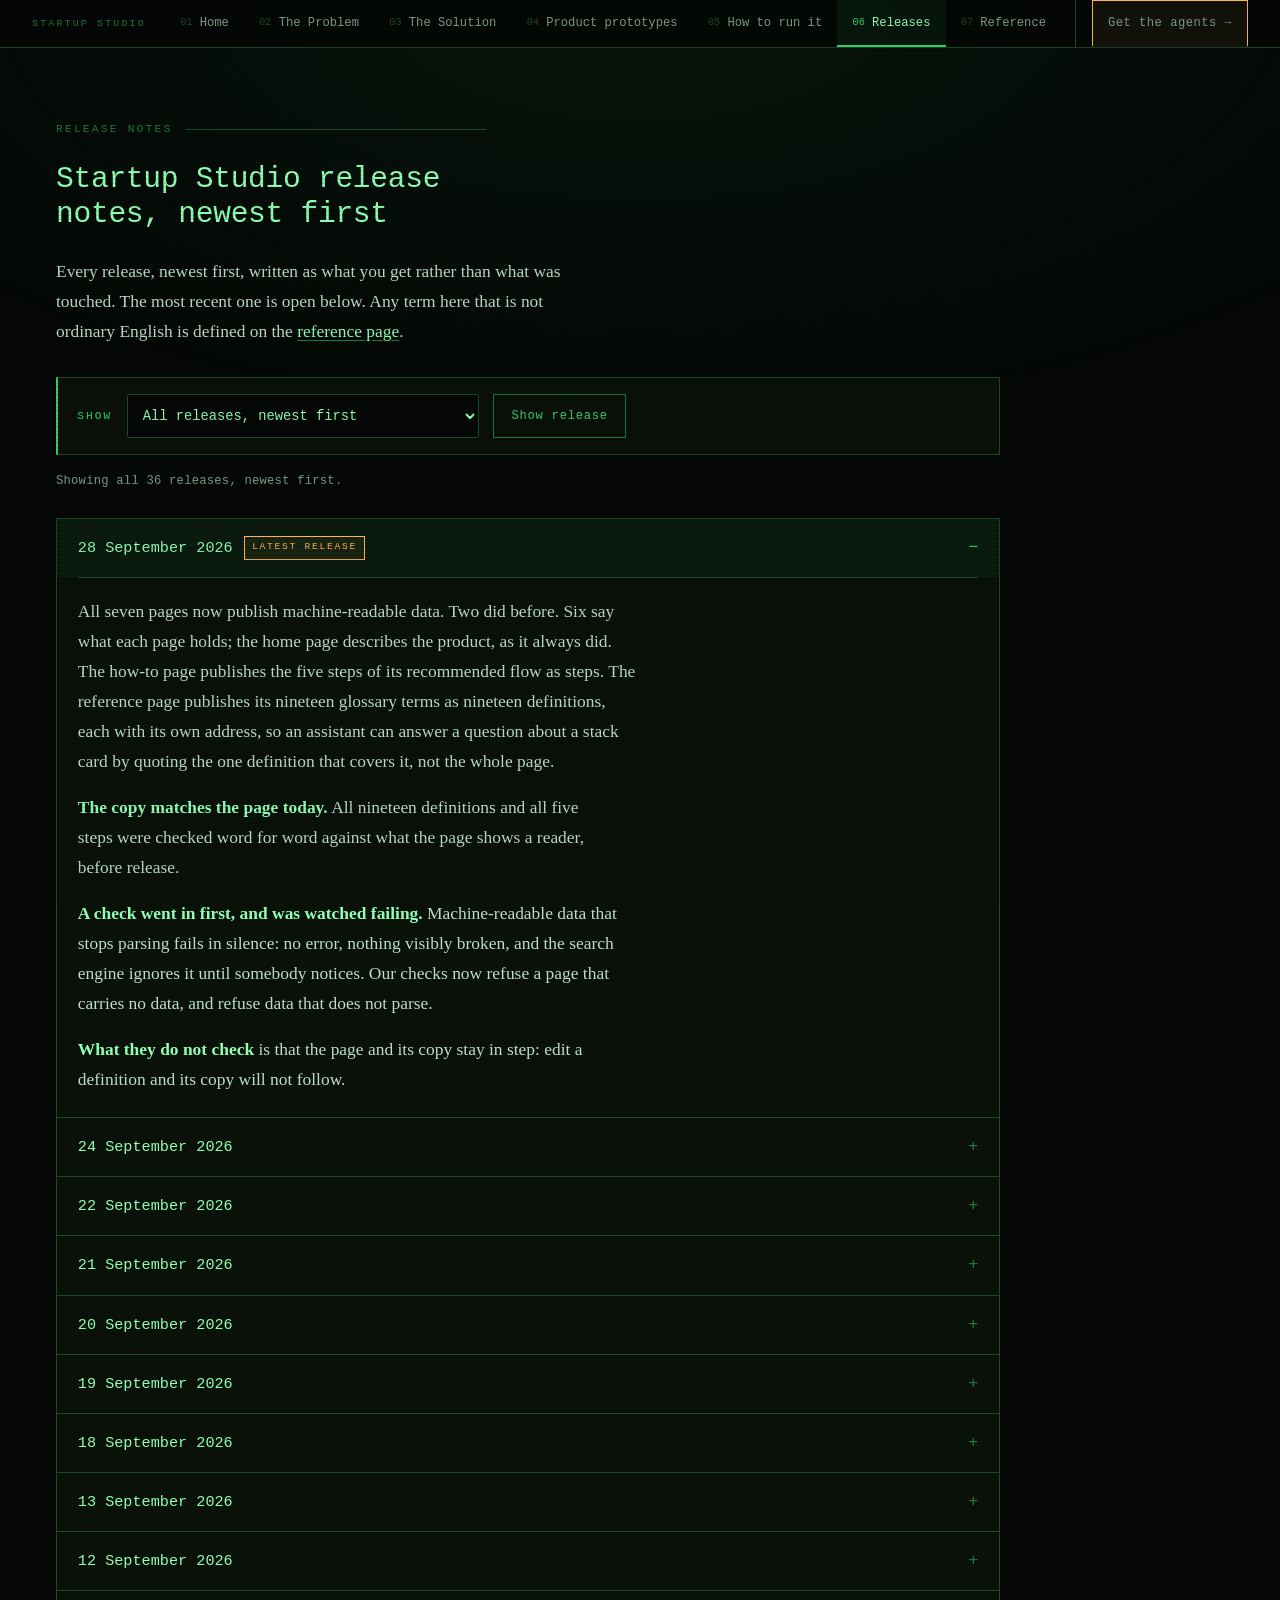
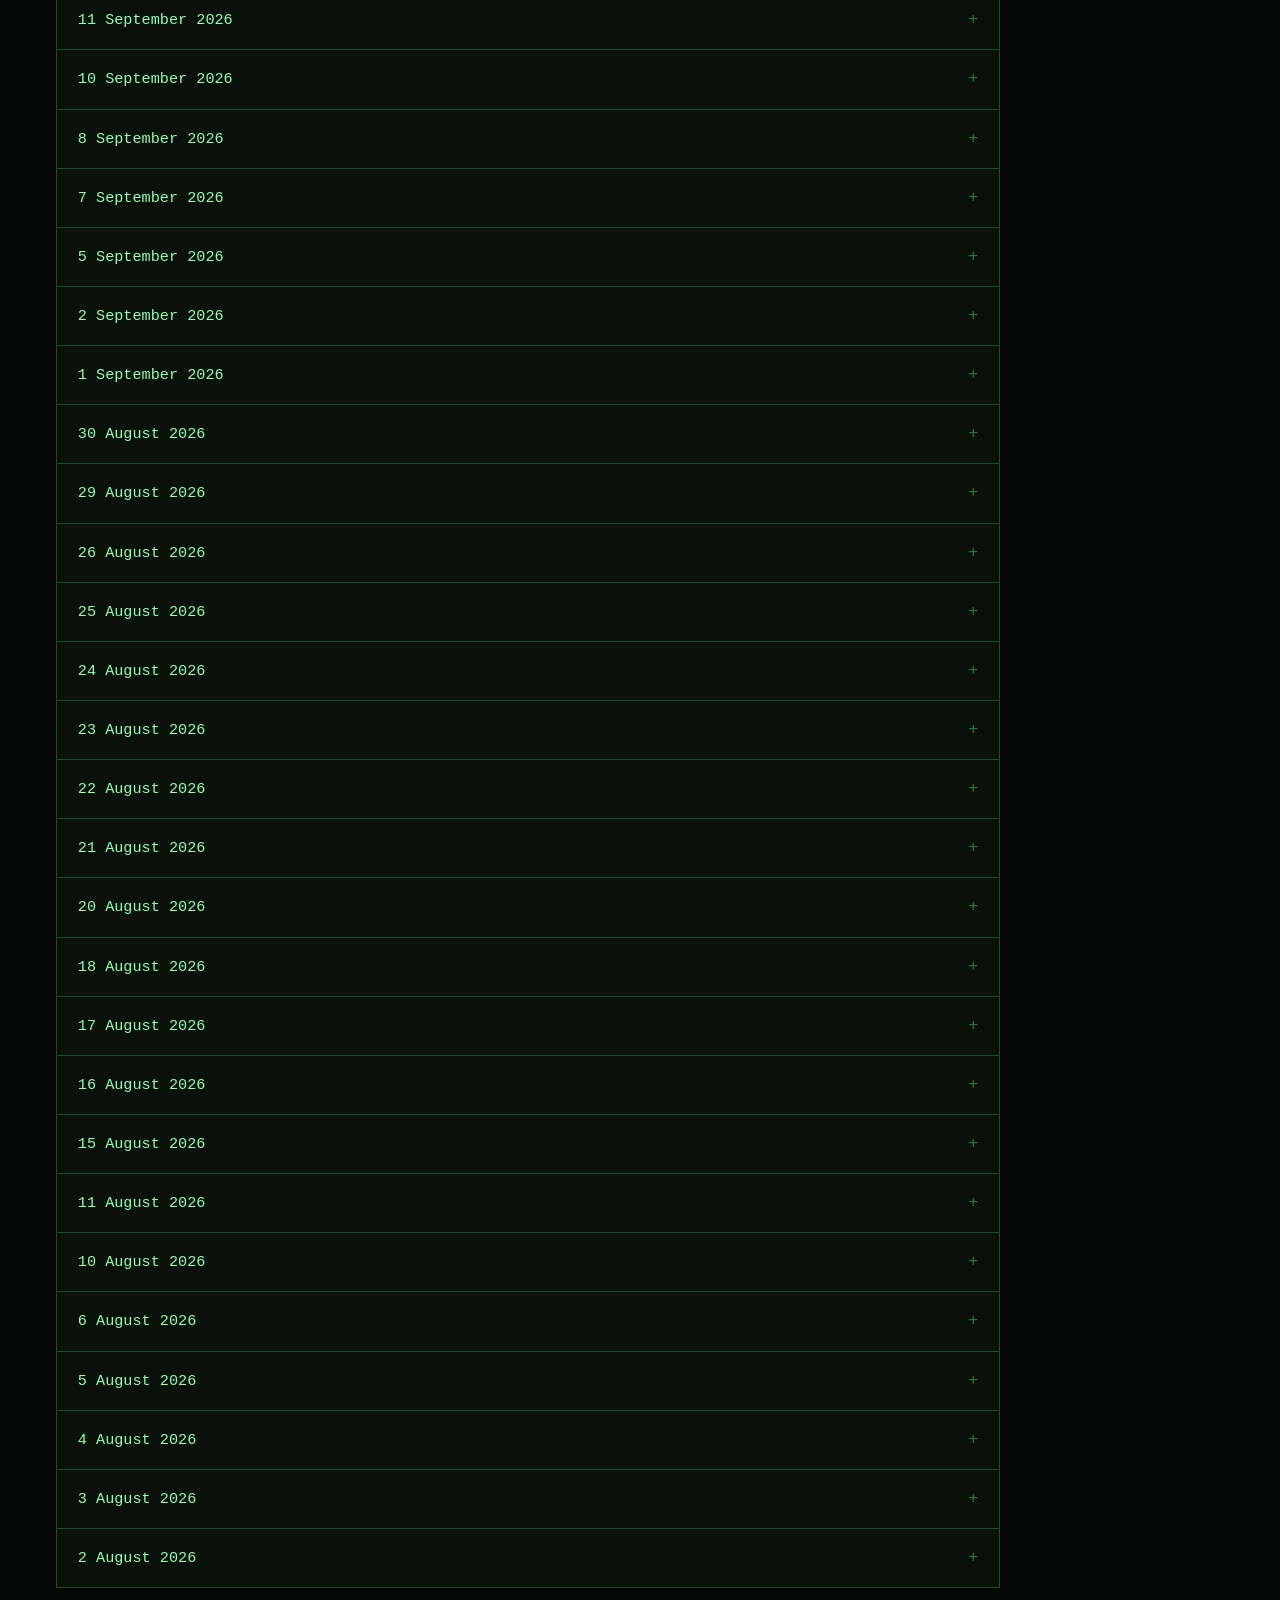
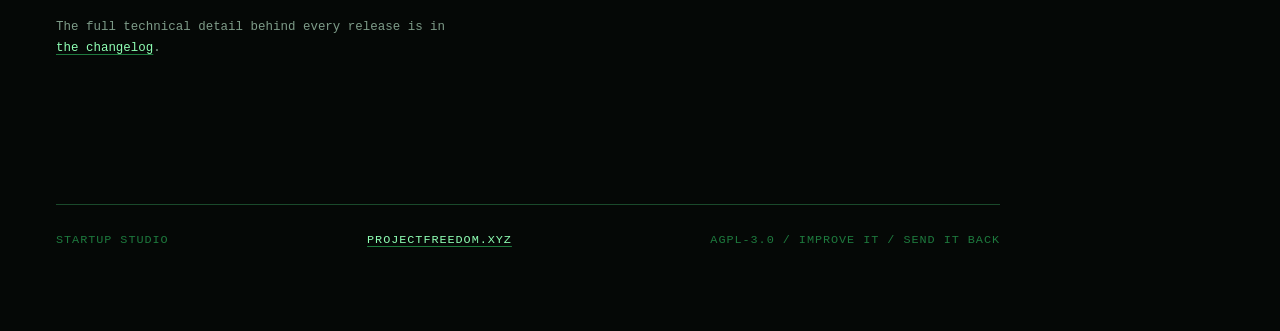
<file: releases.html>
<!doctype html>
<html lang="en">
<head>
<meta charset="utf-8">
<meta name="viewport" content="width=device-width, initial-scale=1">

<title>Release notes: what each Startup Studio release gives you</title>
<meta name="description" content="Every Startup Studio release in plain language, newest first, written as what it gives you rather than how it was built. Filter to a single release by date.">
<link rel="canonical" href="https://startupstudio.projectfreedom.xyz/releases">
<link rel="stylesheet" href="/site.css">

<link rel="icon" href="data:image/svg+xml,%3Csvg xmlns='http://www.w3.org/2000/svg' viewBox='0 0 32 32'%3E%3Crect width='32' height='32' fill='%23050806'/%3E%3Cpath d='M7 9l7 7-7 7' stroke='%2335d06a' stroke-width='3.4' fill='none' stroke-linecap='round' stroke-linejoin='round'/%3E%3Crect x='17' y='20' width='9' height='3.4' fill='%2335d06a'/%3E%3C/svg%3E">
<meta name="robots" content="index, follow, max-image-preview:large">
<meta name="color-scheme" content="dark">
<meta name="theme-color" content="#050806">

<meta property="og:type" content="website">
<meta property="og:site_name" content="Startup Studio">
<meta property="og:url" content="https://startupstudio.projectfreedom.xyz/releases">
<meta property="og:title" content="Release notes: what each Startup Studio release gives you">
<meta property="og:description" content="Every Startup Studio release in plain language, newest first, written as what it gives you rather than how it was built. Filter to a single release by date.">
<meta property="og:image" content="https://startupstudio.projectfreedom.xyz/og.png">
<meta property="og:image:width" content="1200">
<meta property="og:image:height" content="630">
<meta property="og:image:alt" content="Startup Studio, a dark terminal page describing a shared team of AI agents.">

<meta name="twitter:card" content="summary_large_image">
<meta name="twitter:title" content="Release notes: what each Startup Studio release gives you">
<meta name="twitter:description" content="Every Startup Studio release in plain language, newest first, written as what it gives you rather than how it was built. Filter to a single release by date.">
<meta name="twitter:image" content="https://startupstudio.projectfreedom.xyz/og.png">

<!-- The filter is a control only while the script that drives it is running, so it stays
     styled off until this class is set. The reason is in the comment beside the form. -->
<script>document.documentElement.classList.add("js");</script>

<script type="application/ld+json">
{
  "@context": "https://schema.org",
  "@graph": [
    {
      "@type": "WebPage",
      "@id": "https://startupstudio.projectfreedom.xyz/releases#webpage",
      "url": "https://startupstudio.projectfreedom.xyz/releases",
      "name": "Release notes: what each Startup Studio release gives you",
      "description": "Every Startup Studio release in plain language, newest first, written as what it gives you rather than how it was built. Filter to a single release by date.",
      "inLanguage": "en",
      "isPartOf": {
        "@id": "https://startupstudio.projectfreedom.xyz/#website"
      },
      "about": {
        "@id": "https://startupstudio.projectfreedom.xyz/#app"
      },
      "author": {
        "@id": "https://startupstudio.projectfreedom.xyz/#author"
      },
      "dateModified": "2026-09-28"
    },
    {
      "@type": "ItemList",
      "@id": "https://startupstudio.projectfreedom.xyz/releases#list",
      "name": "Startup Studio releases, newest first",
      "itemListOrder": "https://schema.org/ItemListOrderDescending",
      "numberOfItems": 36,
      "itemListElement": [
        {
          "@type": "ListItem",
          "position": 1,
          "name": "Startup Studio release, 28 September 2026",
          "url": "https://startupstudio.projectfreedom.xyz/releases#r-2026-09-28"
        },
        {
          "@type": "ListItem",
          "position": 2,
          "name": "Startup Studio release, 24 September 2026",
          "url": "https://startupstudio.projectfreedom.xyz/releases#r-2026-09-24"
        },
        {
          "@type": "ListItem",
          "position": 3,
          "name": "Startup Studio release, 22 September 2026",
          "url": "https://startupstudio.projectfreedom.xyz/releases#r-2026-09-22"
        },
        {
          "@type": "ListItem",
          "position": 4,
          "name": "Startup Studio release, 21 September 2026",
          "url": "https://startupstudio.projectfreedom.xyz/releases#r-2026-09-21"
        },
        {
          "@type": "ListItem",
          "position": 5,
          "name": "Startup Studio release, 20 September 2026",
          "url": "https://startupstudio.projectfreedom.xyz/releases#r-2026-09-20"
        },
        {
          "@type": "ListItem",
          "position": 6,
          "name": "Startup Studio release, 19 September 2026",
          "url": "https://startupstudio.projectfreedom.xyz/releases#r-2026-09-19"
        },
        {
          "@type": "ListItem",
          "position": 7,
          "name": "Startup Studio release, 18 September 2026",
          "url": "https://startupstudio.projectfreedom.xyz/releases#r-2026-09-18"
        },
        {
          "@type": "ListItem",
          "position": 8,
          "name": "Startup Studio release, 13 September 2026",
          "url": "https://startupstudio.projectfreedom.xyz/releases#r-2026-09-13"
        },
        {
          "@type": "ListItem",
          "position": 9,
          "name": "Startup Studio release, 12 September 2026",
          "url": "https://startupstudio.projectfreedom.xyz/releases#r-2026-09-12"
        },
        {
          "@type": "ListItem",
          "position": 10,
          "name": "Startup Studio release, 11 September 2026",
          "url": "https://startupstudio.projectfreedom.xyz/releases#r-2026-09-11"
        },
        {
          "@type": "ListItem",
          "position": 11,
          "name": "Startup Studio release, 10 September 2026",
          "url": "https://startupstudio.projectfreedom.xyz/releases#r-2026-09-10"
        },
        {
          "@type": "ListItem",
          "position": 12,
          "name": "Startup Studio release, 8 September 2026",
          "url": "https://startupstudio.projectfreedom.xyz/releases#r-2026-09-08"
        },
        {
          "@type": "ListItem",
          "position": 13,
          "name": "Startup Studio release, 7 September 2026",
          "url": "https://startupstudio.projectfreedom.xyz/releases#r-2026-09-07"
        },
        {
          "@type": "ListItem",
          "position": 14,
          "name": "Startup Studio release, 5 September 2026",
          "url": "https://startupstudio.projectfreedom.xyz/releases#r-2026-09-05"
        },
        {
          "@type": "ListItem",
          "position": 15,
          "name": "Startup Studio release, 2 September 2026",
          "url": "https://startupstudio.projectfreedom.xyz/releases#r-2026-09-02"
        },
        {
          "@type": "ListItem",
          "position": 16,
          "name": "Startup Studio release, 1 September 2026",
          "url": "https://startupstudio.projectfreedom.xyz/releases#r-2026-09-01"
        },
        {
          "@type": "ListItem",
          "position": 17,
          "name": "Startup Studio release, 30 August 2026",
          "url": "https://startupstudio.projectfreedom.xyz/releases#r-2026-08-30"
        },
        {
          "@type": "ListItem",
          "position": 18,
          "name": "Startup Studio release, 29 August 2026",
          "url": "https://startupstudio.projectfreedom.xyz/releases#r-2026-08-29"
        },
        {
          "@type": "ListItem",
          "position": 19,
          "name": "Startup Studio release, 26 August 2026",
          "url": "https://startupstudio.projectfreedom.xyz/releases#r-2026-08-26"
        },
        {
          "@type": "ListItem",
          "position": 20,
          "name": "Startup Studio release, 25 August 2026",
          "url": "https://startupstudio.projectfreedom.xyz/releases#r-2026-08-25"
        },
        {
          "@type": "ListItem",
          "position": 21,
          "name": "Startup Studio release, 24 August 2026",
          "url": "https://startupstudio.projectfreedom.xyz/releases#r-2026-08-24"
        },
        {
          "@type": "ListItem",
          "position": 22,
          "name": "Startup Studio release, 23 August 2026",
          "url": "https://startupstudio.projectfreedom.xyz/releases#r-2026-08-23"
        },
        {
          "@type": "ListItem",
          "position": 23,
          "name": "Startup Studio release, 22 August 2026",
          "url": "https://startupstudio.projectfreedom.xyz/releases#r-2026-08-22"
        },
        {
          "@type": "ListItem",
          "position": 24,
          "name": "Startup Studio release, 21 August 2026",
          "url": "https://startupstudio.projectfreedom.xyz/releases#r-2026-08-21"
        },
        {
          "@type": "ListItem",
          "position": 25,
          "name": "Startup Studio release, 20 August 2026",
          "url": "https://startupstudio.projectfreedom.xyz/releases#r-2026-08-20"
        },
        {
          "@type": "ListItem",
          "position": 26,
          "name": "Startup Studio release, 18 August 2026",
          "url": "https://startupstudio.projectfreedom.xyz/releases#r-2026-08-18"
        },
        {
          "@type": "ListItem",
          "position": 27,
          "name": "Startup Studio release, 17 August 2026",
          "url": "https://startupstudio.projectfreedom.xyz/releases#r-2026-08-17"
        },
        {
          "@type": "ListItem",
          "position": 28,
          "name": "Startup Studio release, 16 August 2026",
          "url": "https://startupstudio.projectfreedom.xyz/releases#r-2026-08-16"
        },
        {
          "@type": "ListItem",
          "position": 29,
          "name": "Startup Studio release, 15 August 2026",
          "url": "https://startupstudio.projectfreedom.xyz/releases#r-2026-08-15"
        },
        {
          "@type": "ListItem",
          "position": 30,
          "name": "Startup Studio release, 11 August 2026",
          "url": "https://startupstudio.projectfreedom.xyz/releases#r-2026-08-11"
        },
        {
          "@type": "ListItem",
          "position": 31,
          "name": "Startup Studio release, 10 August 2026",
          "url": "https://startupstudio.projectfreedom.xyz/releases#r-2026-08-10"
        },
        {
          "@type": "ListItem",
          "position": 32,
          "name": "Startup Studio release, 6 August 2026",
          "url": "https://startupstudio.projectfreedom.xyz/releases#r-2026-08-06"
        },
        {
          "@type": "ListItem",
          "position": 33,
          "name": "Startup Studio release, 5 August 2026",
          "url": "https://startupstudio.projectfreedom.xyz/releases#r-2026-08-05"
        },
        {
          "@type": "ListItem",
          "position": 34,
          "name": "Startup Studio release, 4 August 2026",
          "url": "https://startupstudio.projectfreedom.xyz/releases#r-2026-08-04"
        },
        {
          "@type": "ListItem",
          "position": 35,
          "name": "Startup Studio release, 3 August 2026",
          "url": "https://startupstudio.projectfreedom.xyz/releases#r-2026-08-03"
        },
        {
          "@type": "ListItem",
          "position": 36,
          "name": "Startup Studio release, 2 August 2026",
          "url": "https://startupstudio.projectfreedom.xyz/releases#r-2026-08-02"
        }
      ]
    }
  ]
}
</script>
</head>
<body>
<nav class="sitemap" aria-label="Pages">
  <button class="navtoggle" type="button" aria-expanded="false" aria-controls="navlinks">
    <span class="navicon" aria-hidden="true">&#9776;</span><span class="navlabel">Menu</span>
  </button>
  <p class="sitemap-title">Startup Studio</p>
  <div class="sitemap-links" id="navlinks">
    <a href="/"><span class="n">01</span> Home</a>
    <a href="/problem"><span class="n">02</span> The Problem</a>
    <a href="/solution"><span class="n">03</span> The Solution</a>
    <a href="/prototypes"><span class="n">04</span> Product prototypes</a>
    <a href="/how-to"><span class="n">05</span> How to run it</a>
    <a href="/releases" aria-current="page"><span class="n">06</span> Releases</a>
    <a href="/reference"><span class="n">07</span> Reference</a>
  </div>
  <div class="sitemap-cta">
    <a class="bar-cta" href="https://github.com/creationisttest-git/startup_studio">Get the agents <span aria-hidden="true">&#8594;</span></a>
  </div>
</nav>

<div class="wrap">

<section id="releases">
    <p class="eyebrow">Release notes</p>
    <h1 class="page-title">Startup Studio release notes, newest first</h1>
    <p class="rel-intro">Every release, newest first, written as what you get rather than what was touched. The most recent one is open below. Any term here that is not ordinary English is defined on the <a href="/reference#glossary">reference page</a>.</p>

    <!-- A dropdown cannot filter a static page on its own: submitting it reloads the same
         document and nothing changes, which is worse than having no control at all. So it
         is revealed by the js class and driven by site.js, and with scripting off every
         release is on the page anyway, newest first, with the latest one open. -->
    <form class="rel-filter" method="get" action="/releases">
      <label for="release-filter">Show</label>
      <select id="release-filter" name="release">
      <option value="all">All releases, newest first</option>
      <option value="2026-09-28">28 September 2026</option>
      <option value="2026-09-24">24 September 2026</option>
      <option value="2026-09-22">22 September 2026</option>
      <option value="2026-09-21">21 September 2026</option>
      <option value="2026-09-20">20 September 2026</option>
      <option value="2026-09-19">19 September 2026</option>
      <option value="2026-09-18">18 September 2026</option>
      <option value="2026-09-13">13 September 2026</option>
      <option value="2026-09-12">12 September 2026</option>
      <option value="2026-09-11">11 September 2026</option>
      <option value="2026-09-10">10 September 2026</option>
      <option value="2026-09-08">8 September 2026</option>
      <option value="2026-09-07">7 September 2026</option>
      <option value="2026-09-05">5 September 2026</option>
      <option value="2026-09-02">2 September 2026</option>
      <option value="2026-09-01">1 September 2026</option>
      <option value="2026-08-30">30 August 2026</option>
      <option value="2026-08-29">29 August 2026</option>
      <option value="2026-08-26">26 August 2026</option>
      <option value="2026-08-25">25 August 2026</option>
      <option value="2026-08-24">24 August 2026</option>
      <option value="2026-08-23">23 August 2026</option>
      <option value="2026-08-22">22 August 2026</option>
      <option value="2026-08-21">21 August 2026</option>
      <option value="2026-08-20">20 August 2026</option>
      <option value="2026-08-18">18 August 2026</option>
      <option value="2026-08-17">17 August 2026</option>
      <option value="2026-08-16">16 August 2026</option>
      <option value="2026-08-15">15 August 2026</option>
      <option value="2026-08-11">11 August 2026</option>
      <option value="2026-08-10">10 August 2026</option>
      <option value="2026-08-06">6 August 2026</option>
      <option value="2026-08-05">5 August 2026</option>
      <option value="2026-08-04">4 August 2026</option>
      <option value="2026-08-03">3 August 2026</option>
      <option value="2026-08-02">2 August 2026</option>
      </select>
      <button class="rel-go" type="submit">Show release</button>
    </form>
    <noscript>
      <p class="rel-noscript">Every release is listed below, newest first.</p>
    </noscript>

    <!-- site.js writes the result of the filter into this paragraph. It is not decoration:
         remove it and the reader loses the only confirmation that the filter did anything,
         and site.js is written to fail loudly rather than quietly skip. -->
    <p class="rel-status" id="rel-status" role="status" aria-live="polite"></p>

    <div class="rel-list" id="rel-list">
    <details class="rel" id="r-2026-09-28" data-release="2026-09-28" open>
      <summary class="rel-sum">
        <h3 class="rel-h"><time datetime="2026-09-28">28 September 2026</time><span class="rel-tag">Latest release</span></h3>
      </summary>
      <div class="rel-copy">
        <p>All seven pages now publish machine-readable data. Two did before. Six say what each page holds; the home page describes the product, as it always did. The how-to page publishes the five steps of its recommended flow as steps. The reference page publishes its nineteen glossary terms as nineteen definitions, each with its own address, so an assistant can answer a question about a stack card by quoting the one definition that covers it, not the whole page.</p>
        <p><strong>The copy matches the page today.</strong> All nineteen definitions and all five steps were checked word for word against what the page shows a reader, before release.</p>
        <p><strong>A check went in first, and was watched failing.</strong> Machine-readable data that stops parsing fails in silence: no error, nothing visibly broken, and the search engine ignores it until somebody notices. Our checks now refuse a page that carries no data, and refuse data that does not parse.</p>
        <p><strong>What they do not check</strong> is that the page and its copy stay in step: edit a definition and its copy will not follow.</p>
      </div>
    </details>
    <details class="rel" id="r-2026-09-24" data-release="2026-09-24">
      <summary class="rel-sum">
        <h3 class="rel-h"><time datetime="2026-09-24">24 September 2026</time></h3>
      </summary>
      <div class="rel-copy">
        <p>Six of the seven pages had no main heading at all, so a search engine had almost nothing to go on about what each page was for. All seven have one now, written to say what the page actually covers rather than to chase a phrase. Nothing else about the pages changed: the type is the same size, the home page opens the way it always did.</p>
        <p><strong>Nothing here was watching for this.</strong> Our own checks now fail when a page goes out with no main heading, or with one that is only the product name. They were watched failing on all seven pages before anything was fixed.</p>
        <p><strong>The robots file told a story that was not true.</strong> It opened by describing a block that does not exist and then reasoned at length about working around it. That is gone. What is there now is what was actually measured, with the date it was measured.</p>
        <p><strong>There is also a plain-text map of the site for assistants</strong>, and the GitHub page finally links to the site.</p>
      </div>
    </details>
    <details class="rel" id="r-2026-09-22" data-release="2026-09-22">
      <summary class="rel-sum">
        <h3 class="rel-h"><time datetime="2026-09-22">22 September 2026</time></h3>
      </summary>
      <div class="rel-copy">
        <p>The tool that tidies your project history can no longer lose the trail back to your decisions, and what you were shown when you decided is now checked against what was written down.</p>
        <p><strong>The tidy-up could lose the trail back to your decisions.</strong> It did not recognise every signpost it writes, so a document collected duplicates and older decisions could end up with nothing pointing at them. Clearing those duplicates by hand was the move that lost them. All are recognised now, and tidying by hand is safe.</p>
        <p><strong>Nothing checked that the options stored against your answer were the ones you saw.</strong> Now something does. If the list you clicked was ordered differently from the list on the record, you are told while it can still be fixed. If the two cannot be compared, it says so, because silence from a check reads like approval.</p>
        <p><strong>A tidy-up that made a document longer called it a saving.</strong> It now says the document grew.</p>
      </div>
    </details>
    <details class="rel" id="r-2026-09-21" data-release="2026-09-21">
      <summary class="rel-sum">
        <h3 class="rel-h"><time datetime="2026-09-21">21 September 2026</time></h3>
      </summary>
      <div class="rel-copy">
        <p>Cheaper sessions wherever a project has history to archive, a tidy-up that cannot lose your text, and claims about this method you can rely on.</p>
        <p><strong>A project pays for its own past every time you ask it anything.</strong> What a session loads is sent again on every request, so old history is a bill that keeps arriving. One project now loads 196,000 characters less, roughly 50,000 tokens returned on every request there. Nothing was deleted: it moved to a linked archive.</p>
        <p><strong>The tidy-up could damage what it was tidying.</strong> It could lose a sentence you added, or cut the end off a document while reporting a saving. Both are fixed.</p>
        <p><strong>It could not read some documents at all</strong>, walking past two hundred thousand characters of one project's history. It reads them now, and stops rather than guess.</p>
        <p><strong>A new project loaded the wrong shared document on every request</strong>, four times the size of the right one.</p>
        <p><strong>The health check</strong> now reports one total across every project.</p>
        <p><strong>Twenty-five sentences claimed more than they delivered.</strong> Every one now says what is true.</p>
      </div>
    </details>
    <details class="rel" id="r-2026-09-20" data-release="2026-09-20">
      <summary class="rel-sum">
        <h3 class="rel-h"><time datetime="2026-09-20">20 September 2026</time></h3>
      </summary>
      <div class="rel-copy">
        <p>Fewer abandoned releases, release notes written at the point they cost least, and a health check that will not quietly report on a different project.</p>
        <p><strong>Releasing kept getting stuck.</strong> Editing the notes that describe a release threw away the review of code those notes never touched, so the whole change had to be read again from the beginning. Two releases in a row were abandoned inside that loop. The two are now kept apart: changing what you say about a release no longer discards what was already checked about the code.</p>
        <p><strong>The notes are written last now</strong>, on their own, once everything else is finished, rather than first. That is the order that wastes the least, and it applies to every project rather than being advice that one of them follows.</p>
        <p><strong>The check that reports on a project task board</strong> could pick up a different project's board when run from somewhere unexpected, and report on it without ever saying so. It now declines to answer rather than answer about somebody else.</p>
      </div>
    </details>
    <details class="rel" id="r-2026-09-19" data-release="2026-09-19">
      <summary class="rel-sum">
        <h3 class="rel-h"><time datetime="2026-09-19">19 September 2026</time></h3>
      </summary>
      <div class="rel-copy">
        <p>A project record you can put in order, a test run that leaves your machine as it found it, and release notes that stay short and say what you get.</p>
        <p><strong>Your project record can now be put in order.</strong> Different parts of the studio wrote times into the same record that disagreed by ten hours, so a later reader could not tell what happened first. They agree now, and every new entry says which clock it came from. Older entries are untouched.</p>
        <p><strong>Test runs no longer leave anything on your machine.</strong> One pass used to create 341 folders in your temporary directory and remove none of them.</p>
        <p><strong>A reason for waiving a rule stays with the file it was about.</strong></p>
        <p><strong>A question that events overtook can be closed.</strong> Your record stops asking about decisions that no longer matter, and never shows a ruling you did not give.</p>
        <p><strong>Release notes are capped at 200 words.</strong> Anything longer needs the owner's approval first, and the approval is recorded next to your own changelog rather than somewhere central.</p>
      </div>
    </details>
    <details class="rel" id="r-2026-09-18" data-release="2026-09-18">
      <summary class="rel-sum">
        <h3 class="rel-h"><time datetime="2026-09-18">18 September 2026</time></h3>
      </summary>
      <div class="rel-copy">
        <p>A studio session opens already knowing which faults have returned and carry no ticket. Before this, the record was written and the rule refused, but nothing put either in front of the session that plans the work, so the loop was enforced and not closed.</p>
        <p><strong>It says nothing when there is nothing to act on.</strong> Not a summary of what passed, not a count: nothing. This block is injected once and then re-sent with every request for the rest of the session, so a reassuring line costs exactly what a useful one costs and carries no information.</p>
        <p><strong>It is capped twice, on lines and on characters, and it says when it cuts.</strong> A block that quietly stops at its limit tells the reader the list ended.</p>
        <p><strong>It can never take a session down.</strong> The reader is wrapped on its own and logs its own outcome, so a fault here loses the summary and not the session start.</p>
        <p><strong>Honest about what is proved.</strong> The reading tool is covered by 51 assertions and a mutation sweep. The wiring into session start was proved by running the real hook end to end and watching the block appear and then not appear, not by an automated test. That is written on the ticket rather than counted as coverage it does not have.</p>
        <p>The studio reads every project's doctor rows in one pass and refuses when the same class of fault has returned in a later session carrying no ticket. That is the exact failure this whole line of work was raised about: a fault found, written down, found again, written down again, and never turned into anything.</p>
        <p><strong>Two sittings, not two rows, and the difference matters.</strong> The same fault written twice by one session is one bad afternoon. The same fault returning in a later session is a standing defect. Counting rows would have refused the first and missed nothing useful.</p>
        <p><strong>It finds a board the way the board defines one.</strong> A directory holding <code>project.json</code> beside a tickets directory, discovered rather than assumed. The previous generation of this kind of tool looked only for a directory called <code>.board</code>, found nothing in a project that runs 154 live tickets, and wrote that nothing down as a fact about somebody else's project.</p>
        <p><strong>It is read-only and it needs no network.</strong> Each project writes its own rows at its own wind-down. This opens those files and writes nothing anywhere.</p>
        <p><strong>The correction it made to itself on its first real run.</strong> It reported that fourteen projects &quot;run no board at all&quot;. One of them runs a database-backed board, which a tool that reads files cannot see. The line now says what it actually measured, that no file board was found, and says plainly that this is a limit of the instrument rather than a finding about the project. A negative result carries the search as a premise.</p>
        <p><strong>What a session sees at the start is capped</strong>, says how many lines it left out, and prints the command that shows the rest. The full record is read on demand and never loaded automatically, because anything loaded automatically is paid for on every single request.</p>
        <p>A record, one row per finding, written at the end of every session and read at the start of the next. Each row carries a class, and a class is what lets anybody count how many times the same thing has gone wrong. Two of those rows exist already and both are about the session that built the record.</p>
        <p><strong>The number that justifies it.</strong> No tool here had ever opened a review transcript. So every finding any reviewer ever made existed only in the conversation that produced it and vanished with it. That is why the same faults keep returning: one ran four sittings in a row, another three, each time found fresh by somebody with no way of knowing it was not the first time.</p>
        <p><strong>What changed.</strong> <code>tools/doctor-record.js</code> writes, reads, gates and archives the record. It refuses a row with no class, no evidence command, or a finding too short to say what went wrong, and it refuses before it writes anything, so a rejected row leaves the file untouched. A wind-down that wrote no row now blocks the commit, with a written-reason escape that is printed on every run rather than hidden behind a flag.</p>
        <p><strong>One row per line. Sessions only ever append; archiving is the one routine that rewrites.</strong> Two sessions writing into this repository at the same time is ordinary here and happened twice in the last two sittings. A single record rewritten by both merges silently and wrongly. Whole lines appended by both produce an ordinary conflict a person is shown. Losing a row loudly beats keeping the wrong one quietly. The rewrite is called out rather than glossed because an earlier draft of this entry said the file was only ever appended to, which was a stronger promise than the code kept: archiving rewrites it, and a row another session appended while that ran used to be lost. It is now removed by key from a re-read of the file rather than by position from a stale snapshot, and a row that arrived in between is kept and reported.</p>
        <p><strong>The defect found by running it, which reading the code would not have caught.</strong> Archiving rebuilt the file from the rows it could parse, so any line it could not parse was deleted with nothing said. The line most likely to be unparseable is the half-written last row of a session that crashed, and archiving is meant to run at every wind-down. The routine that runs most often was the one destroying the evidence the record exists to keep. Reading a damaged record is now tolerant, because a reader that refuses locks out every project at once; rewriting one refuses, because a writer that refuses costs one person one repair.</p>
        <p>One helper, <code>tools/patch.js</code>, that every patch script calls. A shell collapses two backslashes to one even when quoted, so a search string containing an escape arrives mangled: it either matches nothing, or writes a corrupted string. That has happened seven times across five sessions. Twice it produced a file that would not parse, and once the studio's own board was down until it was repaired. Two of those sessions responded by writing a note telling the next session to watch for it, and the note is nought for seven.</p>
        <p><strong>What changed.</strong> The helper refuses an empty anchor, refuses a replacement carrying a stray control character, requires the anchor to match EXACTLY the expected number of times, parses the result in memory before anything reaches disk, and writes atomically then reads back. Nothing is written unless every one of them passes, so a refused patch leaves the file byte-identical.</p>
        <p><strong>The part that is new rather than collected.</strong> When an anchor matches nothing, it prints the nearest text in the file and the first character that differs, by code point, and says ESCAPE COLLAPSE when that difference is a real control character sitting where the file holds a backslash and a letter. Nobody made that diagnosis in seven instances, because nobody was shown the two strings side by side.</p>
        <p><strong>How it was proved.</strong> Sixty-four assertions, and fourteen mutations run against them: thirteen killed, one survivor recorded in the file as unprovable rather than left as a silent gap. One mutation exposed a real hang in the occurrence counter that no end-to-end case could reach.</p>
        <p>Two rules were reported to the founder as delivered and were not. The em-dash ban was in no shared fragment at all. The reply cap was in seventeen of seventeen role files in each of two projects and in none of the documents either project's session loads, because roles govern dispatched subagents and the session that writes to the founder reads something else. Four sittings of delivering that rule changed nothing.</p>
        <p><strong>What changed.</strong> <code>tools/check-rule-delivery.js</code> reads a manifest of every rule this studio has claimed to ship, with the destination the claim rests on, and refuses when the text is absent. It understands two kinds of destination: a named file, and the LOADED SET of a <code>CLAUDE.md</code>, which is that file plus its imports resolved all the way down. The second is the one nothing checked. It also refuses when wording a rule REPLACED is still being read, because while both are present the roles and the governance say opposite things. Every refusal prints the full list of files it searched, since an absence reported by an instrument that looked in one place is a claim about the instrument. The em-dash ban is now written into the shared brevity fragment for the first time.</p>
        <p>The founder asked for it in their own words: a session should say its goal and the business value at the start, wind-down should compare against that, and the goal should be finished rather than carried. Twenty-seven sittings had happened before one of them stated its goal out loud.</p>
        <p><strong>What changed.</strong> <code>tools/check-session-goal.js</code> reads a <code>## Session goal</code> section carrying the goal, the value, when it was stated and a verdict of MET, PARTLY MET or NOT MET, with a reason required for anything carried. It then reads the BOARD, where the same goal is written as a note before work starts, and refuses when the goal first appears after the first ticket of the day. A goal recorded at the end is a description of what happened, and the two are indistinguishable once written down unless something reads the timestamps.</p>
        <p><strong>And the warm-start skill no longer prints the whole resume prompt.</strong> Its stated reason was that the founder should see what the record claims against what is true. The corrections table printed two paragraphs above it already IS that gap, computed and labelled. So roughly two thousand words per session start, in every project, served neither reader. That is why a three hundred word cap never worked: a cap cannot beat a direct instruction to print the manual.</p>
        <p><code>tools/check-print-anchors.js</code> finds every string a tool prints from more than one place, then every assertion matching it with nothing pinning it to a site. An assertion over a whole output is an assertion about the union of everything that produced it, and a union hides exactly the single-component failures a suite exists to find. This had happened three times, in two files and two languages, and each fix was one more hand-written clause on the one instance somebody noticed.</p>
        <p><strong>How it reads a suite.</strong> The first version read only quoted strings, found nine results and missed every instance it was written for, because the assertions that matter are written as regular expressions with no quotation mark on the line. It now recovers the literal runs from a regular expression as well. It is a ratchet: forty-one existing findings are recorded and printed in full on every run, and a RISE refuses.</p>
        <p>On 2026-09-18 the releases page check went into the record as status ok, exit 0, in the release set, with its own text reading that one heading matched no release and was dropped. Five entries were one command from publishing under a five-day-old headline, because the release note is taken from a DATED heading and an undated one silently selects the previous section. A person caught it. No check did, and one was watching.</p>
        <p><strong>What changed.</strong> A check that exits 0 while printing a warning is recorded as <code>warned</code>, and the gate refuses on it and quotes the warning. Separately, an undated heading CARRYING release content now refuses outright, the way a near-miss date already did; an undated heading with nothing under it still only warns, so a reader with prose dividers is not locked out.</p>
        <p>The check had two modes and neither could answer whether a project's conduct changed. Pooling every session ever written means months of history swamp the sessions since a rule arrived, so the number never moves. The other mode asks the host which transcript is the current session, and against another project the honest answer is that it cannot tell.</p>
        <p><strong>What changed.</strong> <code>--per-session</code> scores each transcript on its own and prints a row per session, newest first, with <code>--since</code> to bound the window. It never claims to be the current session and says so in its own heading.</p>
        <p>The session budget guard stops a session when it has spent more than a segment of work is worth. That segment was a single number shared by every project, measured from three real sessions, and it was right as a default. It was also the only place an answer could go, so a founder who wanted a different ceiling for one project could not have one without silently raising it everywhere.</p>
        <p>One project asked for that ceiling in twenty-five sittings out of twenty-six and never got an answer, which is what a question with nowhere legitimate to land looks like.</p>
        <p>A project can now name its own in <code>.claude/session-budget.json</code>:</p>
        <p>``<code>json { &quot;firstWeighted&quot;: 8000000, &quot;setBy&quot;: &quot;who and when&quot;, &quot;why&quot;: &quot;what it is based on&quot; } </code>``</p>
        <p>Read from the working directory upwards, so it works from a subdirectory. The second stop stays half a segment further on, derived rather than configured. A value BELOW the default is honoured too, because a setting that only ever permits more is not a control.</p>
        <p><strong>A missing, unreadable or malformed file falls back to the shared default and is not an error.</strong> A guard that stops firing because somebody mistyped a config is exactly the failure the guard exists to prevent. Proven rather than asserted: measured at the project root and from a deep subdirectory (both the override), at another project (still the default), and with the file holding broken JSON and then a negative number (both the default). Existing tests 60 passed, 0 failed.</p>
        <p><strong>What you need to do.</strong> Nothing, unless you want a different ceiling. Every project without that file behaves exactly as before.</p>
        <p>Four roles in the base roster carry rules they did not have before. A project had been holding them in its own rulebook while that rulebook said, in its own text, that they belonged here. Some had said so for eight sessions. They are stack-neutral, so by the routing test they are studio lessons, and every project picks them up on its next session.</p>
        <ul class="rel-points">
          <li><strong>code-reviewer.</strong> A test mutation that changes a VALUE cannot detect a change to whether something is emitted at all. Cover each thing a change adds on both axes. Came from five assertions and three mutants that all altered one element's value while a reviewer's untried mutant, making a second element conditional, survived every one of them.</li>
          <li><strong>security-reviewer.</strong> A probe that asks for the record back after writing it cannot tell a refused write from a refused read. The write had succeeded and the read of it was refused, under an error naming the write, and the probe reported a wide open hole as closed. Ask for exactly the thing under test, and after a fix check the refusal CHANGED SHAPE rather than merely staying red.</li>
          <li><strong>security-reviewer.</strong> A test for a control whose job is to REFUSE must assert the refusal, never the success of the happy path, or it is measuring the fixture. The original could never have seen a revoke that silently disabled the guard, because a disabled guard makes the write succeed.</li>
          <li><strong>backend-engineer.</strong> A name is not a body. An object existing in a live system does not mean the file defining it ever ran there; two routines present by name were 2 of 20 and 0 of 18 lines when compared by contents. Keep a positive control in the same run, and never report PRESENT as &quot;applied&quot;.</li>
          <li><strong>frontend-engineer.</strong> An error is not a verdict. A path that turns &quot;we could not ask&quot; into an answer about the thing being asked about has deleted a state. This one told buyers a live event was closed whenever the page could not reach the database.</li>
          <li><strong>frontend-engineer.</strong> A new bound needs its own check, because the rule that looks like it covers the case is often the one that cannot. A price of 0 passed a &quot;cheaper than standard&quot; rule and the buyer was told to bring Free with them.</li>
        </ul>
        <p><strong>What you need to do.</strong> Nothing. Projects pick these up at their next session start.</p>
        <p>The release command now finds out whether it is allowed to publish before it changes anything, instead of halfway through. Nothing about what it publishes has changed.</p>
        <ul class="rel-points">
          <li><strong>The order was wrong, and only a refusal could reveal it.</strong> Releasing does two things: it commits and pushes the private repository, then it builds the public export and pushes that. The scan that blocks a publish for naming something private ran inside the second half. So a release that tripped the scan had already pushed the first half. You would be left with a private repository one release ahead of the public one, no publish, and a status command that has never been able to report that gap. The command exists to keep those two in step, and this was the one path where it did the opposite.</li>
        </ul>
        <ul class="rel-points">
          <li><strong>What changed.</strong> The export is now staged and scanned first, before a single commit. If the scan finds something, the release stops with both repositories still in step and tells you what to fix. It costs one extra staging pass and no network.</li>
        </ul>
        <ul class="rel-points">
          <li><strong>The preview still cannot see this, and that is said here rather than left to be discovered.</strong> Asking for a preview prints that it would publish and returns before it reaches the scan, so a preview can still tell you a release is fine when the real run will refuse. Making the preview run the scan was the first attempt and it was reverted: the preview would then have to stage the whole export to disk, and a check exists to guarantee a preview stages nothing. A preview that writes in order to find out whether writing is safe has stopped being a preview. Closing it properly means scanning somewhere other than the publish staging folder, which is a change of its own. Until then, the preview covers what would be committed and not what would be published.</li>
        </ul>
        <ul class="rel-points">
          <li><strong>Found by trying to ship.</strong> Four entries had been waiting since 13 September. The release was attempted, the check that reads the changelog refused, and pulling that thread found eleven places across five published files carrying a client project's name in passing, in comments and test fixtures where it served no purpose. All eleven are reworded. Two of those projects are named and linked deliberately on the showcase page, so this is about not scattering their names through unrelated internals rather than about hiding them.</li>
        </ul>
        <ul class="rel-points">
          <li><strong>The eleventh was found by a reviewer and not by the scanner, and that is the useful part.</strong> Ten matched the blocked pattern. The eleventh was a directory name with two letters transposed, which no pattern anchored on the correct spelling can ever catch. The scanner reported clean and was right about the question it was asked. This is the same shape as an older defect in this file where a name with a suffix slipped past a word boundary: a scanner proves the strings you thought of are absent, and never that a name is.</li>
        </ul>
        <p>The document this project reads at the start of every session is a third smaller, and it will stay that way without anybody remembering to make it so. Nothing was deleted.</p>
        <ul class="rel-points">
          <li><strong>The old rule made the limit into a target.</strong> History was only ever moved out of the loaded document when a budget check refused, so the file was cut back to just under the ceiling, grew to it again by the next sitting, and never once went below. Six sittings in a row describe that move as the fallback rather than the plan. A saving you take only when you are forced to is a saving you never compound.</li>
        </ul>
        <ul class="rel-points">
          <li><strong>The two sections that dominate the file had no tool.</strong> A record of each sitting is written in two places every time work stops, and neither is read again after the sitting that follows it. The decisions table already had an archiver that runs unattended. These two were moved by hand, at the end of a session, by whoever had least budget left to do it carefully.</li>
        </ul>
        <ul class="rel-points">
          <li><strong>What changed.</strong> A new tool moves all but the most recent sitting out of both sections into the archive files that already sit beside the document, and the session start now runs it every time rather than only when something refuses. Measured on this project: the loaded set went from 135,142 characters to 96,791, which is about 9,600 tokens off every single request for the life of every session. Every one of the 1,178 distinct lines it started with was proved present at its destination and read back from disk before a byte was removed.</li>
        </ul>
        <ul class="rel-points">
          <li><strong>It refuses rather than guessing, and says what to do about it.</strong> The dated history in that document is followed by live state that looks exactly like more history. Moving that by mistake would delete facts a session needs today, so the tool works out where history stops from the pointer an earlier archive left behind, and if there is no pointer it writes nothing and tells you how to name the boundary yourself.</li>
        </ul>
        <ul class="rel-points">
          <li><strong>A no-op is reported as success.</strong> Its older sibling reports &quot;nothing to archive&quot; with the same failure code it uses for a real fault, which teaches every reader that the code means nothing. This one exits clean, because a healthy document is not a failure.</li>
        </ul>
        <p>The rule that a decision reaches you as a prompt you click is now enforced in the one other project on this machine running a board, as well as here. It was meant to reach every project already. It could not, and the reason had nothing to do with where the guard was installed.</p>
        <ul class="rel-points">
          <li><strong>The guard was already running everywhere.</strong> It is registered once for this machine, so it fires in every project on it, and no project overrides it. There was nothing to install.</li>
        </ul>
        <ul class="rel-points">
          <li><strong>It was looking for the board in one place.</strong> A project keeps its tickets in a folder, and the board itself has four rules for finding that folder. The guard had one. That project keeps 154 live tickets where the guard's single rule could not reach, so the guard found nothing, decided it could not tell, and allowed every answer through. The one other project running a board was the one project the guard was blind to. It now finds the folder the same way the board does, working from the command it is holding, so the two cannot disagree about where a board is.</li>
        </ul>
        <ul class="rel-points">
          <li><strong>A quotation mark switched it off completely.</strong> Every folder path on this machine contains a space, so the command that records an answer is quoted. The guard recognised unquoted paths only, so in those cases it never fired at all and nothing appeared anywhere to say so. A guard that a quotation mark turns off looks exactly like a guard with nothing to report.</li>
        </ul>
        <ul class="rel-points">
          <li><strong>What it still cannot do.</strong> Four projects keep no tickets at all, so there is no record of a decision for any guard to read. Installing something there changes nothing until those projects track their work somewhere it can be checked.</li>
        </ul>
        <p>When a session is stopped for going over budget, it is now told how many characters it has sent and how much of that was writing files. Until now the guard could say what a session had cost and never what the cost was made of, although every tool call hands it the information.</p>
        <ul class="rel-points">
          <li><strong>The obvious fix was measured first and is not worth building.</strong> Refusing calls above some size looks like the answer. Across 62 sessions of this project, the twenty largest calls out of eleven thousand carry four per cent of the total. The cost is spread thin rather than piled up, so a size limit would refuse correct work to save almost nothing. That finding is written into the stop message itself, so the next session does not spend a day building it.</li>
        </ul>
        <ul class="rel-points">
          <li><strong>What the spend is actually made of.</strong> Half of everything sent is shell commands, and nearly half of those are long inline scripts. Writing files is another quarter. Classified by what the characters are for rather than by which tool carried them, the largest single thing is this project writing its own records: state documents, changelogs and ticket notes together are 42 per cent. That is the method describing itself, not work on anything you use.</li>
        </ul>
        <ul class="rel-points">
          <li><strong>And the biggest calls pay for the same thing twice.</strong> Seventeen of the twenty largest are a script being written whose only job is to then write a document, so both the script and the document are paid for. Editing the document directly is the cheaper path and is now named in the stop message.</li>
        </ul>
        <p>When an agent is about to record your answer to a decision it never showed you as a clickable prompt, the tool call is now refused before it writes anything. Until this, the rule was measured only at the end of a session, which is after every decision had already been put. The measure could report a breach and could never prevent one.</p>
        <ul class="rel-points">
          <li><strong>Where it sits is the whole design.</strong> The refusal lands between the moment a question is written to the board and the moment an answer is recorded against it. That is the only point where the remedy can actually be carried out: raise the prompt, run the command again, and it passes. A refusal at the release gate would have been unrecoverable, because a question already written down with no prompt behind it cannot be un-written. That is the same defect that had the older brevity check blocking four releases in five, and it was removed for that reason.</li>
        </ul>
        <ul class="rel-points">
          <li><strong>It is not in the board program, and that is deliberate.</strong> The board is published for anyone to install. Putting a refusal there that has to read a session transcript would either break for readers who run a different agent, or quietly do nothing for them, and the published board would have grown a dependency on one specific coding agent. The refusal lives in this project's own hook instead.</li>
        </ul>
        <ul class="rel-points">
          <li><strong>It stays out of the way, and that was tested as hard as the refusal.</strong> A hook that blocks the wrong call is worse than one that never fires. Four separate checks prove it leaves alone: a board command that is not an answer, the question-writing command itself, an unrelated shell command that merely contains the word, and a ticket with no open question. It also allows the call on any error at all, including a transcript it cannot read.</li>
        </ul>
        <ul class="rel-points">
          <li><strong>It caught its own author first.</strong> The first version silently allowed the very case it was written to block, because it read the session identity from the environment instead of from the payload that names it. A hook does not reliably inherit that variable. Without a test that watched the refusal actually fire, it would have shipped as a gate that never fires.</li>
        </ul>
        <ul class="rel-points">
          <li><strong>Two comments in the gate definition were wrong and are corrected.</strong> Both said the brevity check is one a release runs. It has not been for several releases. Neither of the two measures you named as your top priorities gates a release today. That is a decision taken on evidence rather than an oversight, and it is now written where a reader will see it instead of the old claim.</li>
        </ul>
      </div>
    </details>
    <details class="rel" id="r-2026-09-13" data-release="2026-09-13">
      <summary class="rel-sum">
        <h3 class="rel-h"><time datetime="2026-09-13">13 September 2026</time></h3>
      </summary>
      <div class="rel-copy">
        <p>Three things, in the order they will matter to you. When an agent needs a decision from you, it has to raise your tool's interactive multiple-choice prompt so you answer by clicking, rather than typing a list into a reply and hoping you scroll. There is now an instrument that measures whether that actually happened, and it is the first one this project has ever had for it. And the release gate no longer names a reviewer role that nothing anywhere proved was real.</p>
        <ul class="rel-points">
          <li><strong>The rule you were given told every agent to do the wrong thing.</strong> The shared rule about asking for a decision said &quot;numbered options, so the reply can be a single character&quot;. That describes a list typed into a reply. It is now the interactive prompt, with the prose list demoted to a fallback for the one case that genuinely has no prompt available, which is a dispatched subagent handing its options back to the session that dispatched it. The rule is one file composed into seventeen roles and into the shared governance, so it changed in one place and arrives everywhere.</li>
          <li><strong>Nothing had ever measured it, and that is the part worth knowing.</strong> A search for the prompt by name across every document under the venture root found it in no governance file and no instrument. The companion rule about brevity has had a measuring tool for weeks. So one of the two rules about how you are spoken to was enforced and the other was decoration, and no report would have told you which.</li>
          <li><strong><code>tools/check-decision-shape.js</code> is the new instrument.</strong> It reads the session's own record and the project's board and reports how many decisions were put to you against how many prompts were actually raised, marking each decision as PROMPT or PROSE. It refuses on the board record, which is unambiguous, and only reports on whether a reply merely looks like a list of options, because numbered steps followed by a question is how anybody writes ordinary instructions and refusing on that shape would fail correct work. It runs in the wind-down set. Twenty assertions, and a project with no board reads as cannot-tell rather than as a project in breach.</li>
          <li><strong>The role that reports on your sessions now leads with those two.</strong> Brevity and the clickable decision are sections one and two of the doctor's review, ahead of the instruments and the process, because those are the only two surfaces you actually see.</li>
        </ul>
        <p><strong>The release gate demanded a role name and nothing proved the name existed.</strong> The gate required a reviewer called <code>doctor</code> and matched it by exact name against a hand written constant. Deleting that role from the repository moved no number anywhere: the session start set, the gate's own suite and the roster count were all identical either way, because the roster check counts FILES and the gate matches NAMES. Two surfaces were being compared to each other and neither to the roster, so they could agree perfectly about a role that did not exist.</p>
        <ul class="rel-points">
          <li><strong>It was live rather than theoretical.</strong> The roster installed on the machine that publishes this project held the role under its old name and no <code>doctor.md</code> at all, so the gate was printing &quot;start one of: doctor&quot; to an install that could not start one.</li>
          <li><strong>And a sync could not have fixed it, which is why the rename had quietly been blocked.</strong> The global install wrote every file the base defines and removed nothing the base had dropped, so a sync would have installed the new name and left the old one in place for ever, still dispatchable and still carrying claims that had just been corrected. The install now prunes what it placed and no longer recognises, and it keeps anything hand edited unless you pass <code>-Force</code>.</li>
          <li><strong>The split between refusing and reporting is deliberate.</strong> The test suite REFUSES when the gate's constants disagree with the roles in this repository, because that is ours and a disagreement is a defect. The tool only REPORTS on the roster installed in your own home directory, because you may be running the method with no roster or with one you wrote yourself, and there is no way to tell a broken install from a different setup by looking at it.</li>
        </ul>
        <p><strong>A sentence in the shared governance had been false for months and was about to be copied into every project.</strong> <code>AGENTS.md</code> said that each reviewer returns PASS or FAIL and that only then is a deploy permitted. No reviewer's verdict has ever blocked anything here, and that includes the work reviewers: nothing in this repository opens a review transcript, so no PASS and no FAIL has ever been read by the gate. What the gate does refuse on is whether a review HAPPENED, which is a different question and the only one it can answer from the record it keeps. A forced governance sync was about to push the old sentence into five projects, so it was corrected first. It now says plainly that no verdict stops a deploy, and that the teeth are the ticket a finding gets written to rather than the gate.</p>
        <p><strong>The method reviewer is called the doctor everywhere.</strong> The role that checked the installation across projects and the role that checked whether a session followed the method were doing one job from opposite ends, and neither was read by anything. They are one role now. The rename touched the roster, the shared governance, the gate tool and the published site, and every edit was applied by a script that refused unless its pattern matched exactly once, because a plain search for the old name returned more than fourteen hundred hits across a hundred and seventy five files and almost all of them were the word directory.</p>
        <p><strong>A review of this release found three things in it that should not have gone out, and the worst one would have deleted most of your roster.</strong> None of them reached you, because the review ran before the publish rather than after it, which is the whole reason that step exists.</p>
        <ul class="rel-points">
          <li><strong><code>-Sync -Only &lt;role&gt;</code> deleted every role it was told to skip.</strong> The prune added earlier in this same release read the filtered list of roles rather than the full one, so every role you asked it to leave alone looked exactly like a role that no longer exists. Running it for one role reported sixteen others as dropped from the source and would have removed all sixteen from your machine, giving a reason that was untrue of every one of them. <code>-Update</code> went through the same code. It now refuses to prune at all on a filtered run and says why, and it refuses again if the source directory is empty, which would otherwise have turned a sync into an uninstall.</li>
          <li><strong>The note describing that fix repeated the false claim it was describing.</strong> The entry above about reviewers and deploys said the blocking rule was true of the work reviewers. It is true of neither. Nothing in this tool has ever read a reviewer's verdict, so no PASS and no FAIL has ever stopped anything; what the gate checks is whether a review happened at all. The sentence has been rewritten from the code rather than from memory of it, which is the third time in two releases that correcting a false claim produced a new one.</li>
          <li><strong>The new check for clickable decisions accused a session of something it had not done.</strong> When a decision had no prompt inside its own window it said the decision had reached you without one, printed directly under a line counting the prompts that were raised. The two causes are different faults: no prompt at all, or a prompt raised before the question was written down. It now names which, and for the second it says what to do next time rather than printing an instruction that cannot be carried out now.</li>
        </ul>
      </div>
    </details>
    <details class="rel" id="r-2026-09-12" data-release="2026-09-12">
      <summary class="rel-sum">
        <h3 class="rel-h"><time datetime="2026-09-12">12 September 2026</time></h3>
      </summary>
      <div class="rel-copy">
        <p>The set that runs when you open a session dropped from eleven checks to five. The set that runs before a release dropped from fourteen to nine and from about thirty six minutes to about four. Nothing that protects you was removed. What was removed had, between all of it, refused once in seventy nine recorded runs, and that one refusal was this project tripping over its own paperwork.</p>
        <ul class="rel-points">
          <li><strong>The measurement that prompted this.</strong> Every check writes a row to a ledger, and that ledger is committed, so there are seventy nine recorded versions of it to read. Counting refusals across all of them: <code>health-report</code>, <code>hook-wiring</code>, <code>decision-keys</code>, <code>board-doctor</code>, <code>resume-pointer</code> and <code>session-brief</code> have never refused once between them. <code>comment-shape</code> refused a single time, and that time it was this repository's own new comments raising its own baseline. Each of those was standing in the path between writing a change and being able to test it.</li>
          <li><strong>They are not deleted, they are in a set called <code>deep</code> that nothing gates on.</strong> Run them with <code>node tools/run-checks.js --set deep</code> whenever you want the full picture. A check that has earned its keep as a diagnostic has not automatically earned a place in front of your work.</li>
          <li><strong><code>mutation-coverage</code> left the release path for the same reason, and it is the big one.</strong> It takes about thirty minutes. Its findings are real and they are never urgent: the two open when this change was made were fragments of a diagnostic message that no user of this tool will ever see. A slow check belongs on a schedule you choose, not between you and a release.</li>
          <li><strong><code>health-report</code> alone was eighty two per cent of the time your session start took</strong>, 3,351ms of 4,065ms, for a row that always exits zero and that no gate can read.</li>
          <li><strong>The method review now reports and never blocks.</strong> When a release has been reviewed for its work but not for its method, that is recorded as advisory rather than refused. It used to exit 1 and stop the release. It now exits 4, which the runner treats as a notice. A release with no code review of any kind still stops at exit 1, and so does one where a commit landed after the review read the tree.</li>
          <li><strong>The first version of that change quietly removed a second guard, and a reviewer caught it.</strong> The two places that report a missing method review sit above the check asking whether the tree moved after the review started. While both returned a refusal the order could not matter, because either way the release stopped. Making one of them advisory made the order load bearing: a session with a code review and a commit landing after it reached a green gate with nothing having looked at the newer commit. The missing method review is now carried to the end and answered last, so the tree question is always asked. Four assertions cover it and go red when the early return is put back.</li>
          <li><strong>Why that split, rather than trusting the reviewer less.</strong> Nothing in this tool has ever read a reviewer's verdict. No instrument opens a review transcript, so a review's conclusions have never gated anything mechanically. What gated a release was whether a review had been STARTED. Making the method half advisory removes a refusal that was never measuring what it appeared to measure, and the findings still reach a ticket, which is where they were always meant to live.</li>
          <li><strong><code>reply-shape-recent</code> left the release set.</strong> It refused a release when a single banned character appeared in the session's own replies, with no way to clear it, and by this project's own record it blocked four of the last five releases. Nothing a reader of this tool sees was ever at stake. The absolute count is still recorded at every wind-down, so no slip is hidden.</li>
          <li><strong><code>board-doctor</code> left the session-start set for a different reason.</strong> It exits 1 in a tree that has never run <code>init</code>, so a fresh clone of the published export reported it red before the reader had touched anything. It still runs before a release, where a board is expected to exist.</li>
          <li><strong>What is kept, and why.</strong> <code>changelog-leak</code>, because it is the one check here that has ever stood between a private name and a public repository. <code>suite</code>, because it is the tool you install. <code>board-audit</code>, <code>roster-count</code>, <code>published-counts</code>, <code>governance-core</code> and <code>releases-page</code>, because each polices a number or a page that a reader actually sees.</li>
          <li><strong>Every assertion that encoded the old behaviour was restated rather than deleted.</strong> Eleven assertions across two test files named the old exit code or the old set membership. Each one still makes its claim, against what the tool does now. Both suites are green: 78 and 137.</li>
        </ul>
      </div>
    </details>
    <details class="rel" id="r-2026-09-11" data-release="2026-09-11">
      <summary class="rel-sum">
        <h3 class="rel-h"><time datetime="2026-09-11">11 September 2026</time></h3>
      </summary>
      <div class="rel-copy">
        <p>You can keep your changelog in your own house style. The releases page check now tells you it has nothing to compare rather than refusing, unless your configuration declares that this repository is the one publishing the page.</p>
        <ul class="rel-points">
          <li><strong>The rule and the check disagreed, and the check was the one you met first.</strong> This project's own non-negotiable rule is that nothing ships without a changelog entry written first. Write one without the <code>**What this gives you.**</code> marker this repository happens to use, and the generator could build no page at all, which read as a failure at exit 1. That check runs in the set every install runs at session start, so the refusal arrived before any work did, every time, and the remedy printed alongside it told you to rewrite your own file.</li>
          <li><strong>Whether the page is yours is now declared, not guessed.</strong> Set <code>$PublishesReleasesPage = $true</code> in your configuration and the check holds your page to your changelog as before. Leave it unset, which is every install that has not deliberately opted in, and a changelog the generator cannot build is reported as nothing to compare. An earlier version of this change inferred the answer from whether the tool was configured at all, which is true of every install, so the refusal came straight back for anyone who set the tool up. A reviewer measured that before it shipped.</li>
          <li><strong>The guard for this already existed and could never run.</strong> A test asking whose tree this is sat at the bottom of the page comparison. Getting there means the changelog parsed into a page first, and the ordinary case does not parse, so the guard only ever protected readers who did not need it. It now also covers the failure to build, and it is one named function rather than two copies of the same condition, so both refusals move together when the evidence changes.</li>
          <li><strong>Only the comparison is affected.</strong> Run the generator yourself and a changelog that cannot build still fails at exit 1 with the real reason, because then you asked for a page and the error is the answer. And in the repository that does publish the page, a page that disagrees with its changelog is still a refusal, which is the entire reason the check exists.</li>
          <li><strong>Measured in a reader's layout rather than in ours.</strong> In a tree holding the tools, a changelog and no publisher configuration, the ordinary entry moved from exit 1 to exit 3. Built out to the full export from the publish manifest, the session start row moved from FAILED to ADVISORY. Three assertions cover it and three separate mutations each break at least one of them.</li>
        </ul>
        <p>The two checks that read session transcripts now ask the host which session is running, instead of taking whichever transcript was written most recently.</p>
        <ul class="rel-points">
          <li><strong>Two sessions in one repository is normal, and it broke the measurement.</strong> Both checks ranked every transcript for the project by modification time and took the newest. Where a second session is open on the same repository, the newest file is whichever session typed last, so a check could report another session's conduct as yours. On the machine this was found on, the project directory held 54 transcripts and a second session had written into the repository in four consecutive sittings.</li>
          <li><strong>There is deliberately no fallback.</strong> Where the session cannot be identified, both checks now say so and exit advisory rather than guessing. Falling back to the most recent file is the fault itself, and a guess that reads like an answer is worse than no answer: it is the number somebody then quotes.</li>
          <li><strong>Nothing here gets stricter.</strong> Both checks already treated this exit as advisory, so a tree that cannot identify its session gets a row saying why and is not blocked.</li>
          <li><strong>Two of the first four mutations proved nothing and were redone.</strong> One left the refusal in place so the fallback was never reached; the other made the match looser in a way no test fixture could see, because no session in them was named after another. A fixture was added for the second and the first was restated as the edit that actually performs the fallback. All four now break assertions.</li>
        </ul>
        <p>The role that actually picks work now carries the queue rule the governance document publishes, rather than the one it retired.</p>
        <ul class="rel-points">
          <li><strong>The contradiction shipped inside a single release.</strong> <code>base/governance/GOVERNANCE_CORE.md</code> says a CEO instruction jumps the queue only if it belongs to the initiative in flight or is a defect we introduced, and says in so many words that this replaces the older rule that a direct CEO instruction is always top of the queue. <code>base/agents/tech-lead.md</code> still carried the older rule, word for word, in the same range.</li>
          <li><strong>Why the role file is the one that matters.</strong> A role reads its own definition as its instructions and does not go looking through governance for contradictions. That file composes into five projects and publishes in the export, so the studio was distributing a rule it had just published a decision to retire, to the one agent whose job is deciding what to work on next.</li>
          <li><strong>Measured rather than asserted.</strong> Searching <code>base/</code> for the retired wording returned two files before the change and one after, and the survivor is the sentence that does the retiring, which has to keep the words or the retirement stops being findable.</li>
        </ul>
        <p>Two roster changes, both found by a real defect on a live project the same night, and both of a kind that will be silently wrong on any project rather than only the one that found them.</p>
        <ul class="rel-points">
          <li><strong>The mobile gate now measures element rectangles instead of a document width.</strong> An app shell that hides its own horizontal overflow at a mobile breakpoint also hides it from the instrument, so the gate reads exactly the viewport width no matter what the content does. The roster already told the gate to lift both overflow axes before trusting a width, which works but only if you correctly guessed every element that needed lifting; on the project that found this there were 144 of them. Reading each element's bounding rectangle against the window width needs no lifting, no restoring and no guessing, and cannot be defeated by a stylesheet nobody has written yet. Lifting stays, as the way to show how much is hidden and to prove the instrument can see, rather than as the verdict.</li>
        </ul>
        <ul class="rel-points">
          <li><strong>The frontend role now knows which of the two wrapping rules actually works.</strong> A row containing a long unbroken string, such as an email address used where a name was expected, runs off the side of a phone even when the container carries the flex settings everybody reaches for. <code>overflow-wrap: break-word</code> looks like the fix and is not: it wraps the text visually and still lets the unbroken string set the minimum width, so the row overflows by exactly as much as it did with no rule at all, verified to the pixel. <code>word-break: break-word</code> and <code>overflow-wrap: anywhere</code> are the two spellings that work. The trap is somebody later tidying the one that works into the one that does not, so the rule now asks for a comment saying which is load-bearing.</li>
        </ul>
        <p>The tool that builds the releases page reads your changelog by date heading. A heading that is nearly a date, but not exactly one, matched nothing, and everything under it was quietly discarded while the build carried on and the staleness check reported the page current.</p>
        <ul class="rel-points">
          <li><strong>This was not hypothetical.</strong> Someone wrote a second entry for the same day and spelled the heading in a way that got past the duplicate-date rule. Their whole entry was in the file, was going to ship, and would have been announced on no page and in no release note. Nothing anywhere could see it, because a parser that stops looking reports exactly what a parser with nothing to report does.</li>
          <li><strong>A heading that is nearly a date now refuses</strong>, naming the heading and the date to write instead. That case is never deliberate.</li>
          <li><strong>Any other unrecognised heading is counted and warned about, not refused</strong>, because your changelog may carry headings this tool knows nothing about and refusing on those would lock you out of your own file.</li>
        </ul>
        <p>The front door measure reports work that reached a commit without its ticket going through the board, and it refused. There was no exemption, no waiver, no recorded escape of any kind, and a release is gated on it, so one breach anywhere in the recent commits blocked every release until those commits scrolled out of range, including for a session that had done nothing wrong.</p>
        <ul class="rel-points">
          <li><strong>Every other check here already had a way back, and this one did not.</strong> The comment checker takes a recorded rise with a reason. The published numbers checker takes a dated exemption. The coverage checker takes a baseline entry with a reason a stranger can read, and refuses when that reason no longer applies. This measure said no and stopped, which turns a rule into a wall, and a wall does not produce compliance, it produces a queue of work that cannot ship.</li>
          <li><strong>A waiver names a commit, so nothing can be excused in advance.</strong> A commit that does not exist yet cannot be waived. The act has to have happened and somebody has to have written down why it stands, with their name on it.</li>
          <li><strong>A waived breach is still counted and still printed.</strong> The line stating the answer counts it as a breach and says how many were waived, so the summary cannot contradict the detail below it, and each one carries its full reason and the name of whoever granted it. Worth being exact about the limit, because the first version of this note was not: what a reader sees is honest, and the exit code on its own does not distinguish a waived run from a clean one, since it was already advisory for a different reason. Making that machine readable is written down as its own work rather than claimed here.</li>
          <li><strong>Every waiver must resolve to a commit that already exists.</strong> This is the part that stops it becoming a way to ignore the rule, and the first version did not have it. A reviewer wrote one waiver that turned the whole measure off, another that excused nine unrelated commits at once, and a third that sat dormant and then silently excused a commit made 79 commits later. An entry is now checked as a real hexadecimal hash and resolved against the repository, so it cannot be written ahead of the thing it excuses.</li>
          <li><strong>A waiver that no longer matches a breach refuses.</strong> Point one at a commit that is not a breach and the check stops and says so, rather than leaving a standing exemption nobody can account for.</li>
        </ul>
        <p>The budget guard runs before every tool call in every project, and it kept a small file of its own in your system temp directory to remember what it had already told you. Two faults in that arrangement, both fixed, and the first one is the serious one.</p>
        <ul class="rel-points">
          <li><strong>Losing that file turned the guard into a wall.</strong> The call count, its place in the transcript, and the record of what it had already announced all lived in that one file. Lose it, to a temp cleaner, a lock, or a directory it cannot write to, and all three reset: the record of what it had announced went back to nothing while it re-read your whole session and got the full total. On any session that had already passed the first threshold, which is most long ones, that meant a stop on every call for the rest of the session. A stop on every call also stops you winding down, so the very thing the guard exists to protect, the state written at the end of a session, was what it would have cost you. Measured against the version before it: 60 of 60 calls blocked, where the older one blocked none. It now stays quiet on any call where it could not read that file, and also on any call where it could not write it, because a stop it cannot record is a stop it would make again on every call after that one. The honest bound: where the file is lost once, this costs one delayed warning. Where the directory can never be read or written, a full disk being the realistic way in, it costs every warning, which is silence. That is the trade, taken deliberately, because a guard that says nothing is recoverable and a guard that blocks you winding down is not.</li>
          <li><strong>Being stopped for a long session hid the moment you went over budget.</strong> The guard has two thresholds, one on what the session has cost and one on how many calls it has made, and they shared a single mark for what had already been announced. So a stop on the call count also marked the spend threshold as dealt with, and the session then crossed it in silence. The two now keep their own marks, and the message names whichever one actually moved rather than whichever number happens to be larger, which is what it was doing when it told this session it had stopped because spend could not be read while spend was readable and over.</li>
        </ul>
        <p>Every refusal below was correct about there being a problem and wrong about what to do next, which is worse than staying quiet, because a remedy that cannot be performed sends you looking for a fault in your own repository.</p>
        <ul class="rel-points">
          <li><strong>The board could refuse every command and print three ways out, none of which worked.</strong> If an eviction is interrupted it leaves a journal file behind, and every command that writes refuses while that file exists, which is right: the board is half moved and you need to see it before you build on it. If the file itself is damaged, the escape was a loop. Commands that write sent you to the rollback command. Rollback refused, because it cannot know what to put back, and sent you to a command that writes. And the health command, which is where people actually look when a board is behaving oddly, told you to restore the file from version control. It is excluded from version control on purpose, so that was impossible by construction. All three now name the same real escape, deleting the file, and they name it FIRST, because every other step they suggest is refused until it is gone. There is now a test that performs that escape and checks the board is free afterwards, rather than checking the sentence was printed.</li>
          <li><strong>The leak check could report your changelog clean against half of its own rule list.</strong> It reads the list of private names from your configuration, and it found the end of that list by looking for the first line starting with a closing bracket. A rule carrying its own list of exemptions ends on a line of exactly that shape, so every rule below it was never read. The guard meant to catch this counted the rules inside the text it had already cut short, so it agreed with itself. Watched failing on a three rule config: the old version says clean against two rules with the third name sitting in the file. It now reads the list by matching brackets, ignoring anything inside a quoted value of either kind and anything in a comment, because the rules are patterns, patterns are full of brackets, and a stray bracket in a comment ended the list just as effectively. The first attempt at this fix skipped only single quotes, and a reviewer broke it again in two lines: a smiley in a comment, and a bracket inside a double-quoted value. Worth knowing which way it fails now, because the two are not the same: a bracket that never closes makes it say it cannot read your configuration, which is safe, and that is the only direction left.</li>
          <li><strong>Asking to check a release without naming which one reported success and checked nothing.</strong> Typing the gate option with nothing after it silently fell back to running a different set of checks, overwriting the very record it had been asked to read back, and exiting zero. Naming an option and getting the default is now a usage error, for that option and for its partner.</li>
        </ul>
        <p>The check that reads your session and refuses a release over an em-dash now asks a narrower question at release time, and the same absolute question as before at the wind-down.</p>
        <ul class="rel-points">
          <li><strong>The problem was that a slip could not be undone.</strong> The check reads the session transcript, and a reply that has been sent cannot be unsent. So one slip in the first minute condemned every reply after it, however clean, for the rest of that session. Four of the last five releases here died that way, including one session that went 45 consecutive clean replies after its slip and still could not publish.</li>
          <li><strong>The obvious fix was measured and thrown away.</strong> Moving the release to the front of a session, where the transcript is short, sounds right. Across 50 stored sessions, 43 of 50 would still have breached inside their first five replies. That is a change worth two sessions in fifty, so it was not built. The number that mattered pointed the other way: sessions recover once they notice.</li>
          <li><strong>So a breach ages out at release time and never in the record.</strong> The release asks whether the last twenty replies are clean. The wind-down still counts every slip in the session, because that number is read into the compliance table and a slip you recovered from still happened.</li>
          <li><strong>They are two separate rows rather than one row with two settings</strong>, because the gate keys its record on the row name. One row would have let a windowed pass overwrite the absolute count, which is the record disappearing through the change meant to protect it.</li>
          <li><strong>Twenty is a judgement and is written down as one.</strong> Long enough that you cannot slip and publish a minute later, short enough to reach inside one sitting.</li>
          <li><strong>A pass after a slip says so.</strong> It reports what the session did earlier rather than printing the same line a spotless session gets, because those two are not the same and the one line most people read should not pretend otherwise.</li>
        </ul>
        <p>The check that reports whether work reached a commit without its ticket being started had been refusing since a week earlier, and both reasons were faults in the check.</p>
        <ul class="rel-points">
          <li><strong>Raising a ticket counted as work.</strong> The check already sets aside a commit that touches only the board, because raising, parking and annotating tickets is administration. But raising a ticket also writes the handover document the next session reads, and that one extra file flipped the same act back into work. The set-aside now covers the board and the project's own record, and the record is derived from what your entry document actually imports rather than from a list of names.</li>
          <li><strong>It is not a hiding place.</strong> A commit is only set aside when its entire footprint is the board and the record, so bundling a source change into a handover edit still counts.</li>
          <li><strong>A commit was judged once per ticket it named.</strong> A commit that closed one ticket and parked another was refused for the parked one, so naming both tickets failed where naming one would have passed, for identical work. The check was rewarding a thinner commit message. It now asks whether any ticket the commit names went through the door, and names all of them when none did.</li>
          <li><strong>Found by bisecting rather than guessing</strong>, and the ticket's own first hypothesis about the cause was wrong. Worth saying because the session that broke it published its tree as green with this check inside the suite it was quoting.</li>
        </ul>
        <p>Everything in the three entries below was reviewed before it shipped, and the review failed it. This entry is what changed as a result, because a changelog that only records what worked is a sales document.</p>
        <ul class="rel-points">
          <li><strong>The check that stops a review certifying the wrong code could not be cleared.</strong> It refuses when a commit lands after your reviewers started, and it prints one remedy: start them again. The window opened at the <em>first</em> reviewer of the session, and a session log only ever grows, so starting them again added a later entry and could not move it. Anyone who reviewed, fixed something and reviewed again was refused for the rest of that session with nothing they could do. The window now opens at the earlier of your two most recent reviewers, one of each kind, so the remedy works. Earlier rather than later is the whole point: taking the later of the two would let re-running one reviewer clear a window the other has not looked at, so both have to be started again before the window moves. There is now a test that performs the remedy and checks it clears, and another checking that re-running only one kind does NOT clear it, which is what was missing: the old test checked that the sentence was printed.</li>
          <li><strong>The same check passed when it had not looked at all.</strong> A timestamp it could not read went straight to the tool that lists commits, which accepts anything it cannot parse and quietly reads it as the current moment, producing an empty result and a clean pass. It now says it cannot tell.</li>
          <li><strong>The leak check reported clean on text the publish refuses, two different ways.</strong> It dropped rules written in grammars it did not expect, without a word, so the scan reported clean because it had stopped looking; it now counts the rules it found against the rules it read and refuses to report on a partial scan. And it was matching case exactly where the publish ignores case, which was wrong for nine of twenty-one rules including keys, tokens and file paths, always in the direction that lets something through.</li>
          <li><strong>Twenty-five new checks were being run by nothing.</strong> The list of test files is kept by hand and the new one was not added to it. That is this project's own oldest finding, in the sitting that cites it.</li>
        </ul>
        <p>One report was itself wrong and is recorded as wrong: one of the three grammars said to be dropped is read correctly, and the test now asserts what the tool does rather than what the report said.</p>
        <ul class="rel-points">
          <li><strong>The front door now names its own model.</strong> An assessment is six disciplines taking positions and writing a verdict. Building is code, tools and tests. There was never a reason those two wanted the same model, and until now there was no obvious way to say so.</li>
          <li><strong>The setting sits on the dispatch, not on the roles.</strong> Those six leads get sent for plenty of work that is not an assessment, in every project that runs the roster. Naming the model in the role file would have changed all of it. Naming it where the assessment starts scopes the choice to the room it was decided for, and it is one place to undo.</li>
          <li><strong>The thing that had to be established first was whether this could be scoped at all</strong>, and it turned out to be already wired. Every role carries a model field, set to inherit, and it survives composition into the installed roster. So this was never going to require anybody remembering to flip a setting at each boundary, which is the version of the idea that would have been skipped within a fortnight.</li>
          <li><strong>A renamed model does not take the front door with it.</strong> If the name is refused, the leads are dispatched without it and the verdict says so. A gate that dies because a vendor renamed something is worse than a gate running on the wrong model.</li>
        </ul>
        <p>Not claimed: nobody has yet assessed the same idea on both models and compared them. This puts the lever where it belongs and sets it. Whether it is the better choice is unmeasured.</p>
        <ul class="rel-points">
          <li><strong>The check now runs when the entry is written, not when you publish.</strong> The leak scan that keeps private project names out of a public repository lives in the full test suite and in the publish step. A changelog entry is written at the wind-down, by the session most likely to be quoting another project by name, because that is the session summarising what it just learnt elsewhere. So the gap between writing a private name and hearing about it was a whole sitting, and it has now closed on a real name three times.</li>
          <li><strong>It reads one file, and says so out loud.</strong> The authoritative scan reads the entire publish manifest and has not moved. Widening a slow, broadly scoped check into a set that strangers run is how a lockout ships, which this project did last week and spent a sitting undoing. This is the cheap early warning for the one file whose writing schedule guarantees the problem.</li>
          <li><strong>It does not print what it finds.</strong> The matched text is the private name, so printing it to prove the tool worked would copy that name into a terminal, a transcript and a log. You get the line number and the kind of rule that matched, which is enough to open the file.</li>
          <li><strong>On a copy of this repository it says it cannot tell, and never blocks.</strong> The rules are a list of exactly the names to look for, so the list is itself the leak: it lives in the private half of the publisher, which is not published. A reader therefore has no rules, and a scan with nothing to look for passes everything. It reports that it cannot tell instead, and the same answer covers a missing changelog and a rule that will not compile.</li>
        </ul>
        <p>Measured: 25 assertions, 0 failed. Two defects in it were found by running it against the real rule list rather than by reading the code: one PowerShell spelling of case sensitivity would not compile at all, and the string parser stopped at the first half of a doubled quote, silently reading 20 rules where the file holds 21. Both now have their own fixture. A third was in a test rather than the tool: the usage fixture supplied a valid argument in front of the empty one it meant to test.</p>
        <ul class="rel-points">
          <li><strong>The banned character had three definitions and one of them was wrong.</strong> The check that reads every reply counts two code points, U+2014 and U+2015 horizontal bar, because the two are indistinguishable at every size a reader sees. The check that reads the founder brief borrowed that tool's prose limit and its preamble test, then tested the character by hand against one of the two. So the rule the changelog published was enforced on replies and half enforced on the one piece of text nobody can edit afterwards.</li>
          <li><strong>What that cost, concretely.</strong> A brief carrying a horizontal bar passed the wind-down, was printed verbatim by the session-start hook as the first thing the session said, and then refused the release from inside the first reply of the session, where there is no override and no way to take it back. That is the exact failure the brief checker was built to prevent, arriving one character over.</li>
          <li><strong>It is now the same definition, not a matching one.</strong> The hand-written test is gone and the borrowed predicate answers all three questions it can refuse on. The refusal also says why it cannot be fixed later, because a reader who does not know that will try.</li>
          <li><strong>The test that certified the rule could not fail on half of it.</strong> The fixture used one code point while the assertion was named for the rule, so no change to the other branch could ever redden it. Both characters now have their own fixture.</li>
        </ul>
        <p>Measured: 107 assertions, 0 failed, up from 104. Three mutations against the same tree: putting back the code that shipped 2, deleting the refusal 5, dropping the sentence that explains the timing 1. One of the two new assertions was itself falsified on the first run, returning 1 where it should have returned 2, because it matched wording the passing branch also prints. It was restated rather than removed.</p>
        <ul class="rel-points">
          <li><strong>A review is now evidence about a particular tree, and it was not before.</strong> The gate that asks whether anybody reviewed the change proved only that review agents were STARTED. It said nothing about when, so a reviewer could read one version of the work and the release could publish another, with every check green and no surface anywhere reporting it.</li>
          <li><strong>This is not hypothetical and it was not caught by an instrument.</strong> Two review agents were dispatched at 07:52 against one commit. A SECOND coding session, working on a different project on the same machine, committed into this repository at 07:59:23 while both were still reading. Four files moved. Two were the source and the tests of an instrument the release itself depends on, and one was the changelog, which the publish reads to build the releases page. The release was one command away. It was found by a person reading the git log by hand.</li>
          <li><strong>The rule now is that the reviewers must have been dispatched after the last commit.</strong> If any commit lands after the first reviewer starts, the gate refuses and prints the commit: its hash, its time and its subject. The remedy is one line and the refusal states it, which is dispatch them again.</li>
          <li><strong>It does not ask whose commit it was, and that is deliberate.</strong> Committing your own work after dispatching your reviewers leaves the release exactly as unproved as somebody else doing it, so the refusal says in as many words that it is not an accusation. A reader who takes it for one goes looking for a person who does not exist.</li>
          <li><strong>Two designs were tried and abandoned, and the reasons are worth more than the fix.</strong> Forgiving the session's own commits by reading the session identifier off each commit cannot be built: the identifier written into a commit and the one a session can read about itself are different kinds of identifier, with no mapping between them on the machine. Counting how often a foreign identifier appears cannot be built either. One identifier was found spanning 80 commits across four days, so it does not mark a sitting, and 76 of 377 commits carry none at all.</li>
          <li><strong>Not being able to tell is a third answer, not a pass.</strong> Outside a git repository, or where a dispatch carries no timestamp, it says it cannot tell and stands down as advisory. A reader running the method without git is never locked out, and is never told the tree held still when nobody looked.</li>
        </ul>
        <p>Measured: 116 assertions, 0 failed. Six mutations, each the exact edit named, against the same copy: removing the refusal 5, making the window always empty 5, treating an absent repository as a pass 2, treating an absent timestamp as a pass 2, dropping the line that states the tree did not move 1, and no longer naming the offending commit 1.</p>
        <ul class="rel-points">
          <li><strong>The em-dash ban now has an instrument.</strong> The ban is permanent, retroactive, and named in the governance core as applying to every string a reader sees. The check that reads every reply a session wrote to the founder measured prose blocks and preamble, and did not count the banned character at all. The rule was being enforced by whoever happened to be looking.</li>
          <li><strong>The measurement that forced it.</strong> A method reviewer caught one em-dash by hand and reported one. The instrument, the moment it could count, found FOUR across two replies in the same session, three of them inside the very reply that was reporting a content gate's em-dash findings. A rule enforced by hand is enforced at whatever rate the hand is having a good day, and here the hand belonged to the reviewer whose whole job was catching it.</li>
          <li><strong>Quoting a tool still works.</strong> Fenced blocks are excluded, because pasting output that happens to contain an em-dash is showing your working, which these rules ask for everywhere else. Refusing a session for that teaches people to stop pasting the numbers, which costs more than the dashes it saves.</li>
          <li><strong>No documented way around it.</strong> U+2015 horizontal bar is counted alongside U+2014, because the two are indistinguishable at every size a reader sees. The en-dash is not counted, so page ranges and score lines are safe.</li>
          <li><strong>Eight new controls, and the count is asserted.</strong> Each edge is pinned by its own fixture, including both sides of the fence rule, and the suite refuses if the total moves. 66 assertions to 74, 0 failed.</li>
        </ul>
        <ul class="rel-points">
          <li><strong>The fence exclusion is now reported rather than silently dropped.</strong> The same method gate that approved excluding fenced blocks also named it as a real hole: quoted tool output is evidence, but a fenced paragraph still reaches the founder carrying the banned character. In-fence em-dashes are counted and printed as a second number marked REPORTED, NOT REFUSED ON, which is the pattern this tool already uses for prose share. It becomes a refusal when the person watching the number decides it should. 74 assertions to 76.</li>
        </ul>
        <p>Found by another project's round-four method gate.</p>
        <ul class="rel-points">
          <li><strong>The width check was structurally blind to text running out of its own box.</strong> Overflowing text does not enlarge the box, so the document scroll width and every bounding rectangle read exactly the same whether a title fits or overflows by nine thousand pixels. Measured on the tree that found it: document scrollWidth 375 in both cases, element bounding right 353 in both, and only the element's own scrollWidth against its clientWidth moved, 331 against 331 staying silent versus 9534 against 331 firing. A page could be unreadable past thirty characters and pass.</li>
          <li><strong>The gate now asserts <code>scrollWidth &lt;= clientWidth + 1</code> on every visible text-bearing element</strong>, and reports the node, the overflow in pixels and the offending string.</li>
          <li><strong>It also feeds absurd fixtures on purpose.</strong> A 1000-character title, a long URL, a string with no spaces at all. Realistic test data is precisely what hides this class of defect.</li>
          <li><strong>A second blindness, in the shell rather than in the text.</strong> An app shell setting <code>overflow-x: hidden</code> at a mobile breakpoint clamps the reading to the viewport width whatever the content does. Lifting that axis alone changes nothing, because <code>overflow-x: visible</code> beside <code>overflow-y: auto</code> computes straight back to <code>auto</code>. Both axes must be lifted together, and every reading now states whether it was taken lifted or unlifted, because the two are not comparable.</li>
          <li><strong>And the sticky bar that pins on desktop but never on mobile.</strong> The obvious explanation, that the element has no slack to travel through, is usually wrong and is worth disproving before it is written down: if the same rule pins at desktop width it is not about slack. The common real cause is <code>html, body</code> taking <code>overflow-y: auto</code> at the breakpoint, which makes body the scroll container and therefore makes the sticky view rectangle the whole document. Where it was found, lifting overflow and nothing else moved the control 866 pixels with the slack untouched.</li>
        </ul>
        <p>Found by another project's round-four mobile gate, which proposed the fix by running it rather than by suggesting it. All three are the same root cause wearing different symptoms, so a project that has one very likely has the others.</p>
        <ul class="rel-points">
          <li><strong>You can keep your own changelog without our tooling turning red.</strong> The releases-page check holds a generated page to the changelog it came from. It was moved into the set that runs at every session start, and the export ships our changelog, our page and the tool together, so the moment you followed our own rule and wrote your first changelog entry the check called it drift and refused. Every session, with one documented remedy: regenerate the page, which writes our marketing domain into your repository.</li>
          <li><strong>The check now asks whose page it is holding.</strong> If the tree does not publish that page it says so and stands down as advisory. Your changelog is yours and the page arrived with the export.</li>
          <li><strong>It has not been blunted where it does apply.</strong> In a tree that does publish the page, a page that disagrees with its changelog is still a refusal. That direction is asserted on its own, so a scope that quietly stopped the check working would fail the suite rather than pass quietly.</li>
          <li><strong>The check that finds unproved code had itself not run for six commits.</strong> It lives in the release set only, and no release had happened, so a guard added last week sat unproved and nothing said so. That guard is now proved, along with the line that tells you which session file was read when a review is reported missing. Lines proved by mutation in that tool went from 95 to 97, and the four remaining exempt lines are explanatory prose in one message, each carrying a written reason rather than an exemption nobody has to justify.</li>
          <li><strong>Preamble is now caught behind the bullet character we actually write.</strong> The rule that refuses an opening line of throat-clearing stripped the asterisk, underscore and hash markers before reading the line, and not the hyphen. So the same sentence was refused as a bullet written one way and waved through written the other, and the immune form was the common one. Both the reply rule and the founder brief rule read that one predicate, so both were holed and both are fixed.</li>
        </ul>
        <p><strong>Why.</strong> Two faults with one shape: a rule written where its author lives, then shipped to people whose folders look different. The page check had never once been wrong in the repository that wrote it, because that repository always has a page it generated itself. The preamble check had a fixture for every marker except the one this project's own writing rule produces, so the suite certified a branch no real document could take. Both were found by review rather than by any instrument, and neither would have been visible from inside this tree.</p>
        <p><strong>What was deliberately not done.</strong> No second copy of the shape rule was made. The founder brief borrows the reply checker's predicate, so widening the strip set fixed both at once, and the measurement was taken before widening rather than after: across 49 transcripts and 3,822 replies, one opened with a hyphen bullet and none would be newly refused. The scope on the page check asks one question about the tree rather than trying to tell two identical files apart, because a reader's drift and ours are the same bytes in the same relation and nothing inside either file can separate them.</p>
        <ul class="rel-points">
          <li><strong>The brief you read at the start of every session is now written in point form.</strong> Same eleven lines, 171 words of paragraph down to 151 words of bullets, and none of them in a prose block. Two clauses were dropped in the rewrite rather than reshaped, which is worth saying plainly in an entry whose whole argument is that the rule is met by writing better and not by cutting: the rule does not require it, and the next brief should carry its full content.</li>
          <li><strong>A brief may not open with throat-clearing either.</strong> The same instrument refuses a reply whose first line is preamble, and the first version of this only read the paragraph rule, which left the identical fault reachable through the other field.</li>
          <li><strong>Publishing is unblocked.</strong> The check that reads what a session actually sent you sits in the release set and has no override, so while the two disagreed nothing could go out at all.</li>
          <li><strong>The rule is enforced where it can still be fixed.</strong> The brief is now held to its shape at the wind-down, against the document, before it is ever handed over. The other check reads a transcript, so it can only tell you after the message has been sent, and a sent message cannot be unsent.</li>
        </ul>
        <p><strong>Why.</strong> One instrument capped the brief in LINES. The other capped an unbroken run of prose in WORDS. Both were right inside their own unit and neither could see the other, so an eleven-line brief was simultaneously within its cap and a hundred and seventy-one words past a limit of eighty. The session-start hook orders that brief printed word for word, so the breach arrived in the first reply of every session, was nobody's writing, and could not be edited away afterwards.</p>
        <p><strong>What was deliberately not done.</strong> A second number was not chosen here. Picking one would have reproduced the fault one level down: a third unit, agreeing with the other two only for as long as somebody remembered to keep it agreeing. The predicate and the limit are imported from the instrument that does the refusing, so there is one definition and the two cannot drift.</p>
        <p>The rule is a shape and not a length. The same content that fails as a paragraph passes as bullets, and there is a test that asserts exactly that, because otherwise this is a word cap wearing a different name and it would be met by hiding detail rather than by writing better.</p>
        <p>The check comparing the published releases page against the changelog it is generated from now runs at session start as well as at release. If the page is behind, you are told in the first three seconds of the next session rather than the next time somebody publishes. A tree with no page, or a changelog with nothing dated in it yet, now reports advisory instead of red: that is somebody running the method without publishing a website, which is an absence rather than a disagreement, and every neighbouring check already draws the same distinction.</p>
        <p><strong>Why.</strong> It ran in the release set only. Every wind-down writes a release note into the changelog and does not rebuild the page, so the page broke at the exact commit that broke it and the only thing watching did not run again until a publish. That is not theoretical: the page was found drifted at HEAD, confirmed by running the suite against a clean archive of HEAD rather than assumed, and the same failure took an entire test run down with it. The check compares two files already on disk, wants no network and no git, and costs about fifty milliseconds.</p>
        <ul class="rel-points">
          <li><strong>One large item in progress instead of two, and the small work in flight has to belong to it.</strong> Start a small that belongs to nothing while an initiative is running and the board refuses, names the initiative, and prints the command that attaches it. The old limit was two large and three small, which was the right shape for work that has nothing to do with itself.</li>
          <li><strong>A ticket can be put UNDER another.</strong> <code>add --under &lt;ref&gt;</code> when you raise it, or <code>under &lt;ref&gt; --under &lt;ref&gt;</code> for anything already on the board. Nothing needs migrating: a ticket with no initiative is simply a ticket whose field is absent, and every existing ticket stays as it is.</li>
          <li><strong>An initiative cannot be marked done while its work is still open.</strong> It names the tickets that are, rather than counting them. Parking or killing it is still allowed, because deciding the rest is not being done is a real ending and refusing every ending leaves work nobody can abandon.</li>
          <li><strong>Dropping an initiative is one command.</strong> <code>evict</code> moves it and everything under it out together, with one reason recorded on every ticket. It either happens or it does not: a journal is written before the first ticket moves, and if a write fails part way the tickets that moved are put back. If the board is ever left part way through, every command that WRITES refuses and says how to undo it, while every command that READS still works, because a half-finished board is exactly the thing you need to be able to look at.</li>
          <li><strong><code>wip</code> and the rendered board show the relation</strong>, so you can see which initiative each piece of work serves without opening it, and an initiative whose work is all closed says so.</li>
        </ul>
        <p><strong>Why.</strong> The limit on work in progress was a COUNT, and a count cannot tell a small that FINISHES an initiative from one that STARTS a fourth. Measured before any of this was built: 71 of 74 starts finished without being sent back, the median time in progress was under two hours, and the limit had been reached once in the board's life. So starting was never the problem. The board still reached ninety waiting items, and 73 of those named the work they belonged to in prose that nothing could read. Tightening the number would have changed none of that; making the relationship real is what lets the board refuse the thing that actually goes wrong.</p>
        <p><strong>A rule about how work is picked has changed with it.</strong> An instruction that arrives mid-session now jumps the queue only if it belongs to the initiative already running, or is a defect we introduced. Anything else becomes a ticket and you are told that is where it went, with a count of what is already running. It is not refused and it is not silently absorbed, because both of those end with work nobody chose. Reprioritising is still yours to do at any moment, and it now means evicting the initiative rather than starting a second one beside it. The older rule put every mid-session idea straight to the top, which is how the waiting list grew from arrivals rather than from starts: 2.45 things arriving for every one closed, over fourteen active days.</p>
        <p><strong>Two things worth knowing about the checks.</strong> Moving that limit turned nineteen published claims red at once across nine files, seven of which are handed to every project rather than being pages on the site, and all nineteen were rewritten in the same change. And the release gate that asks whether anyone reviewed the work had to be split first: the same role now both reviews the method and reports breaches, so being started is no longer enough on its own, and the dispatch has to say which of the two it is. A forgotten marker refuses a release rather than clearing one, which is the direction that fails safely.</p>
        <ul class="rel-points">
          <li><strong>A number published on a page is now held to the thing it counts.</strong> The reference page said it carried eighteen defined terms and carried nineteen. It also published the limit on how much work may be in progress as a sentence, with nothing anywhere comparing that sentence to the constant the board actually refuses on. Both are checked on every session start and before every release, in both directions: a page stating the wrong number fails, and so does a page that has quietly lost the claim altogether.</li>
          <li><strong>The eighteen is corrected to nineteen.</strong> That was live on the site.</li>
          <li><strong>The limit turned out to be published in nine places, not two.</strong> Two are on the website. The other seven are files handed to every project: two role definitions, the board specification, the shared session rules, two skills and the testbed notes. Changing that limit changes the instruction given to agents in five projects at once, and until now nothing would have said so.</li>
          <li><strong>The session guard stops a session on what it has SPENT rather than on how many times it has done something.</strong> It used to interrupt at the fortieth tool call regardless of cost. Measured across three sessions, the cost per call ranged from 38,200 to 69,600 tokens, so a session costing little was stopped exactly as hard as one costing nearly twice as much. The threshold is now the spend itself, derived from the same measurement the guard was originally built on, with a backstop on call count for the case where the spend cannot be read at all. The interruption now says which of the two fired, so a long cheap session is not mistaken for an expensive one.</li>
        </ul>
        <p><strong>Why it was wrong before.</strong> A number written once in prose, on a page nobody edits again, goes false on the day somebody changes the thing it counts, and the first person to notice is a reader. That had already happened twice on this site. The guard had a subtler version of the same fault: its own explanation argued entirely about cost, it computed the cost on every call, and then it decided when to stop by counting calls and printed the cost as decoration.</p>
        <p><strong>One thing found while doing it.</strong> The releases page had drifted from the changelog it is generated from: the previous release note was written and the page never rebuilt, so the newest entry was missing from the published page. It is rebuilt here.</p>
        <ul class="rel-points">
          <li><strong>The brief that greets you when a session opens now arrives as ordinary text.</strong> No warning colour, no prefix stamped on every line, and no disclaimer at the top explaining that it is not an error. On a session where nothing is wrong, the start-of-session step now prints nothing red whatsoever, where it used to print thirteen warning-coloured lines.</li>
          <li><strong>The previous attempt at this fixed the wrong thing, and the founder said so.</strong> They had complained about the colour. The change made in response altered the words instead, adding two lines to the top of the brief saying it was not an error. That spends two lines of a twelve-line brief apologising for a colour, at every session start, forever. Their words: &quot;i was only complaning why it appears in red almost as an error&quot;.</li>
          <li><strong>It was built on a claim that turned out to be false, and the counterexample was in the same file.</strong> The reasoning recorded at the time said the warning-coloured channel is the only one a start-of-session step has, so the text was the only thing that could be changed. Half of that is true and does not matter: the colour genuinely is not configurable, checked rather than assumed. The other half was wrong. There is a second channel, it is neutral, and another part of the same file had been using it since it was written. The reasoning walked past our own code.</li>
          <li><strong>Findings stay red, because red is right for them.</strong> A finding is a warning about the project you are opening and belongs in warning colour. Only the standing brief moved. The two are now guarded by a test that fails if either ends up on the other's channel, which is a different property from each simply being present.</li>
          <li><strong>The cost of the trade, stated because it is real.</strong> The warning channel always prints. The neutral one hands the brief to the session, which then prints it, so delivery now depends on the session doing its job. That was put to the founder with the trade named and they took it, on the argument that a brief being read as a failure is a brief that is already not landing. A test checks that the instruction to print it verbatim is still attached, because shipping the brief without it would stop the founder seeing it at all, silently, which is worse than red.</li>
          <li><strong>One defect was created by this change and caught by running it rather than by reading it.</strong> The rebuild step contributes an entry even when it has nothing to say, so the warning channel was emitting an empty string rather than being absent. An empty warning-coloured line is still a warning-coloured line, which is the entire complaint. It could not have shown up before, because the brief used to live on that channel and was never empty.</li>
          <li><strong>The reading budget did not quietly get bigger.</strong> The cap on how much arrives at a session start was ruled on how much a founder reads, and they read both channels, so the cap still spans both rather than being reset to the smaller half. Dropping the brief out of that sum would have turned a real limit into a check that cannot fail.</li>
          <li><strong>The two tests that guarded the old behaviour were restated, not deleted.</strong> Both required the brief to lead with the words that are now gone. What has to be true changed from what the brief says to which channel it arrives on, so that is what they check now. Proved by putting the brief back on the warning channel in a full copy of the repository: seven tests go red, and the same run with the change in place has all seven green.</li>
        </ul>
      </div>
    </details>
    <details class="rel" id="r-2026-09-10" data-release="2026-09-10">
      <summary class="rel-sum">
        <h3 class="rel-h"><time datetime="2026-09-10">10 September 2026</time></h3>
      </summary>
      <div class="rel-copy">
        <ul class="rel-points">
          <li><strong>The studio hands you a short brief when a session opens, and it was being read as a stack of errors.</strong> It is not one, and it never was: the thing that produces it finishes cleanly, writes nothing to the error channel, and hands over a valid message every time. That was measured by running it, twice, on two different days. The problem is that the only channel a start-of-session message has is painted in warning colour by the terminal, with a prefix stamped on every line, and none of that is ours to change. So thirteen lines of ordinary text arrive looking like thirteen lines of failure.</li>
          <li><strong>The founder reported it as an error two sittings running, and the second report is the reason this is a change rather than an answer.</strong> The first time it was explained. Explaining it again would have meant explaining it every sitting until the brief stopped being read, which is exactly the fate this studio has already recorded for another line it prints: nine projects learned to ignore that one. A question asked twice is a defect in the thing being asked about.</li>
          <li><strong>The fix is one line and it leads rather than merely appears.</strong> The brief now opens by saying what it is not, before anything else. A correction printed underneath the thing it corrects is not a correction, so two separate tests guard it: one that the label begins with those words, and one that no line of the brief is read before the label. The second exists because the first was published as if it checked both, and it does not: move the brief above the label and the first test stays green, which is exactly the arrangement the fix exists to prevent.</li>
          <li><strong>It cost nothing you were already paying for.</strong> No line was spent to buy the label: one line of the message was replaced by one line, and the caps that keep this brief short and narrow are untouched.</li>
        </ul>
        <ul class="rel-points">
          <li><strong>The budget check was blind to anything a nested document pulled in.</strong> Every project loads a set of documents before a session starts, and every character in them is re-sent on every single request for the life of that session. There is a check that measures this and refuses when it is too much. It read the top document's own imports and stopped there. So a project whose top document loads another one that loads five more was charged for all of it and measured for none of it, and the check reported a clean bill on a project that was already eleven per cent past the limit it exists to enforce. It now follows imports all the way down.</li>
          <li><strong>It was found by another project's session reading our tool, not by us.</strong> That is worth saying plainly, because it is the second time this week that the useful finding came from somebody else's numbers rather than from our own review.</li>
          <li><strong>The same blindness was in the health report, and that is the command you are told to run.</strong> The number <code>-Doctor</code> prints is worked out by a completely separate piece of code that had the identical defect. Fixing only the check would have left the two disagreeing, with nothing anywhere that would notice, so both were fixed together and there is now a test that runs both and refuses if they give different answers. That test earned itself immediately: the repair to the health report went in with a mangled pattern that silently dropped every document whose path contained the letter s, and comparing the two answers side by side is the only thing that caught it.</li>
          <li><strong>Two rules decide the number, and both were measured rather than assumed.</strong> An import is resolved next to the file that declares it, not at the top of the project, which was confirmed against a real project where every second-level document is absent under the other reading. And a document reached by two different paths is charged once, not twice, which on that same project is the difference between a true number and one inflated by a hundred and twenty thousand characters. A loop of documents importing each other now reaches a verdict instead of running until it runs out of memory.</li>
          <li><strong>The health report had never been tested at all.</strong> The suite drives the tool as a program and had never reached the function that works this out, which is why a defect in it survived in a published script. It has two tests now.</li>
        </ul>
        <ul class="rel-points">
          <li><strong>The archiver refused to work for anyone who numbers their decisions with a dash.</strong> It reads the decision numbers to work out which end of the table is newest, and the pattern it used allowed letters straight against digits and nothing in between. So a table numbered S147 was read and a table numbered D-001 was not, which meant the tool worked perfectly in the project it was written in and refused in the one that needed it, whose decisions table had grown past the size where archiving is supposed to happen. Two separate sessions there recorded the refusal and moved on.</li>
          <li><strong>Worse, it told them the wrong reason.</strong> The single message it printed said it could not tell which end of the table was newest, and that condition had never been tested. Their table was unbroken from the first decision to the hundred and twenty-first, in order, with no gaps. Two sessions read that sentence and believed their own records were ambiguous. There are now three separate refusals, each naming what actually happened, and when it succeeds it says which signal told it the order. It also reads every row rather than only the first and last, so one unreadable line no longer refuses a table the rest of the rows settle beyond doubt.</li>
          <li><strong>A new check finds documents that look organised to a person and are unreadable to every tool.</strong> Everything here locates things by shape: a heading to find a section, a table header to find the decisions. A document can be perfectly clear to a reader and have none of that, and when that happens the tools do not fail loudly, they find nothing and say nothing, and the project carries on believing it is covered. One document was fifty-seven thousand characters with not a single heading. Three separate instruments had been silently doing nothing there for months. The check refuses four things, each one something a tool actually needs rather than a matter of taste, and it looks across every project rather than only the one it lives in.</li>
          <li><strong>That new check was scoped before it shipped, because the first version would have refused on your files.</strong> It reads the folder holding the studio, which here is a folder of studio projects and on your machine is wherever you happened to clone it. Measured before release: put any unrelated project beside it and the check reported that project's notes as broken, in the set that runs at the start of every session, on a document we did not write and you have no reason to change. It now only looks at projects that actually load the studio's own governance documents, and a fresh install with none beside it says there is nothing here to check and passes, rather than showing you a red line you cannot clear.</li>
          <li><strong>A rule about getting text safely through the shell now reaches every project, instead of one.</strong> Long commands typed straight into a shell break on an unclosed quote, and one project here lost sixty two tool calls to it over four weeks: fifty four unterminated single quotes, six double, two backticks. Backticks are the worst of the three because they do not announce themselves, the shell runs whatever sits between them and drops the output into your text, which silently deleted three references from a paragraph here and reported success. The fix was already written down and it was written down in one project's private notes, where no other project could ever read it. It is now a shared rule carried by all seventeen roles and by the governance document every project loads on every request, from a single file, so the two cannot drift apart.</li>
        </ul>
        <ul class="rel-points">
          <li><strong>It immediately found an invisible character in the file every session reads first.</strong> Three projects were loading a main instruction file that began with a mark you cannot see in any diff or review tool. That exact character stopped thirteen of sixteen team-role files loading a month ago; it was fixed for those and nobody thought to re-check the instruction documents. All of them are clean now.</li>
        </ul>
      </div>
    </details>
    <details class="rel" id="r-2026-09-08" data-release="2026-09-08">
      <summary class="rel-sum">
        <h3 class="rel-h"><time datetime="2026-09-08">8 September 2026</time></h3>
      </summary>
      <div class="rel-copy">
        <ul class="rel-points">
          <li><strong>A check that is supposed to notice deleted files stopped noticing whole deleted folders.</strong> The tool that keeps the written descriptions of the team honest refuses when a document it has a record for is no longer there, because a record with nothing behind it is a claim nobody can check. It had to be taught that a published copy legitimately does not carry every folder this source tree does. The version released this morning learned that lesson too well: it forgave any missing folder anywhere, so deleting an entire directory of shared rules made it report success and, in the mode both automatic runs use, print nothing at all. Deleting a single file out of that same directory still failed correctly, which is what made it hard to see. It now decides by which layout it is looking at rather than by what happens to be missing: in the source tree nothing is forgiven and an absent record is a deletion, and only an installed copy can have had a folder taken away from it.</li>
          <li><strong>The comment ratchet passed here and failed for everybody who installed it, and now it does not.</strong> The instrument that stops comments quietly bloating held its record against paths from this source tree, and publishing flattens those paths. So on every installed copy eleven published files looked like files the record had never seen, were held to the strict limit that exists for genuinely new files, and refused, in both the automatic run at session start and the one that gates a release. There was nothing the reader could do about it, because the obvious remedy rewrites a file they received rather than wrote. One record now serves both layouts, and the proof is that the two now report the same numbers: forty-eight files, four hundred and ninety-two control lines, the same ratio, in the source tree and in a rebuilt copy of the published export.</li>
          <li><strong>Both were found by pointing the reviewer at the repair rather than at the thing repaired.</strong> The first is a fault introduced by this morning's own fix, an hour old, that a suite of five hundred and eighty-three assertions could not see. Both now have assertions, each proved by putting the fault back and watching exactly the named assertions fail while the controls beside them stay green.</li>
        </ul>
        <ul class="rel-points">
          <li><strong>The page that sells the method said five checks and the tool that detects them counted a different five.</strong> Both listed five, and they were not the same five: the page drew the studio director as a gate and the tool did not count it, and the tool counted the QA tester which the page did not draw. So a session that started exactly the reviewers the published page advertises could be told that nobody had reviewed anything, and the release would refuse. Both surfaces now name the same six, and a check compares them in both directions on every test run, along with the number written in prose beside them, so neither can drift from the other again and the count cannot go stale a third time.</li>
          <li><strong>A reviewer is now two kinds, and a release needs one of each.</strong> Five of them read the WORK: the QA tester, the code, security and content reviewers, and the mobile check. The studio director reads the METHOD instead, meaning whether the process was actually followed and whether the replies you were sent are the shape this studio publishes. It never reads the change, so it can never stand in for the five, and holding them in one list would have meant a session that started only the director cleared a gate whose entire question is whether anybody read the work.</li>
          <li><strong>Being long-winded with you can now stop a release.</strong> The instrument that measures reply shape existed and only ran at the end of a session, where it could report and never refuse. It runs in the release set now, so a session that buried the answer in a wall of prose cannot ship until it is fixed. It measures shape rather than length on purpose: a long list of bullets passes and one dense paragraph does not, because a length cap becomes a target met by hiding detail.</li>
          <li><strong>A check that every installed copy failed and nobody could clear now passes.</strong> The roster check compared its record of exceptions against paths from the private source tree, and the published copy lays those files out differently and leaves some of them out entirely. So every reader who installed it got a permanent red mark with nothing they could do about it, while it passed here on every run. One record now serves both layouts, and an exception for a file the published copy does not carry is named rather than treated as a broken record.</li>
          <li><strong>An unfinished code block no longer hides the rest of a reply.</strong> The reply measurement treated a code fence as opening a block and never reconciled it at the end of the text, so a reply whose last fence was never closed scored nothing from that point on, and the densest paragraph in it was invisible.</li>
          <li><strong>The release command can now tell a branch with no commits from a detached one.</strong> It asked git a question that answers the same way for both, so on a branch with nothing committed it reported the wrong reason. Neither state is reachable on the ordinary path, and it now says which.</li>
          <li><strong>The coverage tool can be pointed at any tool, and at itself.</strong> It compared whatever you named against one particular tool's tests, which were hardcoded. So asking it about anything else gave a confident answer to a question you had not asked. It now works out which tests belong to the tool you named.</li>
          <li><strong>Smaller repairs.</strong> Loading the hook check from another program used to run it and then kill that program. The session guard left one small file behind in the temporary directory for every session ever run, and wrote Windows line endings on any machine. The coverage tool silently dropped any line of code that shared a line with the end of a comment, so its count of code lines was quietly short. And the published note about where the reply measurement gets its evidence claimed the whole derivation was shared with another tool when only part of it is.</li>
        </ul>
      </div>
    </details>
    <details class="rel" id="r-2026-09-07" data-release="2026-09-07">
      <summary class="rel-sum">
        <h3 class="rel-h"><time datetime="2026-09-07">7 September 2026</time></h3>
      </summary>
      <div class="rel-copy">
        <ul class="rel-points">
          <li><strong>Releasing can no longer leave your private copy behind the public one.</strong> The release command publishes to the public repository and, before that, saves and uploads your own private copy. The upload was written inside the branch that only runs when there is something new to save, so a session that had already saved its work as it went was told there was nothing to do, and the upload was skipped. The public repository then received work that the private one had never sent anywhere, and the command reported success. Measured on a real release: four saved changes sat on this machine only, at the moment strangers could read the same work publicly. The upload now runs whichever way the work got there, and it is checked by asking the server what it holds rather than by trusting that the upload said it worked. If the private copy cannot be uploaded, nothing is published at all, because the public copy is the one a stranger clones and it must never be the only copy that exists.</li>
          <li><strong>The shared rules now arrive as a short document instead of a long one, and every project actually loads them.</strong> The one file every project carried was about 12,200 tokens re-sent on every single request for the life of a session. Two projects held that file and imported nothing at all, so no rule written in it ever reached them. The rules are now in <code>GOVERNANCE_CORE.md</code>, roughly a quarter of the size, and the long document stays beside it as the reasoning behind each rule.</li>
          <li><strong>The reasons did not go missing, they moved.</strong> Each section of the short document names which part of the long one explains it. That matters because moving a rule out of what a session loads also stops anyone finding out why it exists, and a rule nobody can explain is the first one somebody deletes.</li>
          <li><strong>Nothing can be quietly dropped in the move, and that is checked rather than promised.</strong> A new check reads both documents and refuses if any section of the long one is neither pointed at by a rule nor declared as background only. It refuses in the other direction too, when a rule points at a section that has been renamed or removed, which is the half a hand-written list never has.</li>
          <li><strong>It also refuses when a project has the file and does not read it.</strong> Being delivered a document and loading it are different things, and until now nothing compared the two. That is the defect this whole change came from, and it had been sitting there for weeks.</li>
          <li><strong>A duplicate was found inside the shared rules themselves.</strong> One section appeared twice, word for word, in the file every project loads on every request. Editing one copy would have left the other saying something else. It has been removed and the check now refuses on repeats.</li>
          <li><strong>Three sub-projects are reported rather than fixed, on purpose.</strong> They inherit the file from their parent folder and would have to reach upward to import it, and nothing here has ever confirmed that works. The obvious fix is not applied while it is still a guess; it is written down as work with the verification attached.</li>
          <li><strong>A release can be made at all again, and this is why nothing shipped for five sittings.</strong> The record of which checks passed carries a fingerprint of the code they measured, so a green result from an hour ago cannot stand in for the code in front of you. That fingerprint included the commit. Releasing commits and pushes the work before it publishes, so the act of committing invalidated the record the publish then read, and every release refused with every check reported as never proved. The fingerprint is now taken from the content of the tree rather than the commit the content happens to be sitting on. Committing changes which commit the bytes sit on. It does not change the bytes.</li>
          <li><strong>A check that no reader could ever have cleared is fixed before anyone received it.</strong> One of the checks reads the shared governance documents, and those documents deliberately do not publish. On any copy installed from the public repository the check was therefore red for good, in the set that runs at session start and in the set that guards a release. It now reports that there is nothing here to look at, while a governance folder that exists with its documents missing is still an error, because that is a defect rather than an absence.</li>
          <li><strong>Four checks could return a verdict about a file they never opened.</strong> A flag typed with nothing after it was swallowing the next flag as its value. In one check that produced a clean bill of health, silently, about settings it had not read. In another it produced the exit code that means a duplicate decision key was found, with a stack trace where the finding should be. Each now refuses and names the flag it wanted a value for.</li>
          <li><strong>A release is refused when nobody reviewed the work.</strong> Every review here is carried out by a separate agent that a session has to choose to start, and nothing recorded whether one ever did. The honest baseline, measured before the check was written: of the 21 releases this project has made, 4 shipped with no review agent started at any point in the session that shipped them. Two of those four predate the vendor setting that was blamed for it, so this was an old hole rather than a new one. From this release forward, a release is refused when the session shipping it started no reviewer.</li>
          <li><strong>That check says plainly what it does not prove.</strong> It proves a reviewer was started. It does not prove the reviewer read the change, and it does not prove it came back clean. A session can start a reviewer, be told the work is broken, and ship anyway with this green. Nothing on this machine can see that, and a check claiming otherwise would be worse than none.</li>
          <li><strong>A test suite's own claim about what it proves is now worked out by the machine instead of written by hand.</strong> A paragraph at the top of one suite listed which parts of the tool were genuinely covered and which were not. Three separate reviews falsified that paragraph, and each correction was wrong again. It is now derived: every line of the tool is removed in turn, the suite is run, and any line nothing depends on is reported. An exemption has to be written down with a reason, and it is refused once the line becomes covered, which is the half a hand-written list never has.</li>
          <li><strong>A session can no longer end or run out of room with its own state written down and uncommitted.</strong> That is how a session's record of what it measured used to disappear.</li>
          <li><strong>The standing rules are re-delivered after a session runs out of room and reloads.</strong> For two weeks that repair reported success nine times and delivered nothing.</li>
          <li><strong>Every hook is held to the event that can actually deliver it.</strong> A hook registered against an event that never fires looks identical to one that works, in both of the two forms this tool writes.</li>
          <li><strong>Two sessions working on one project can no longer allocate the same decision number in silence.</strong> It happened: two sessions read the same table, each took the next free number, and one project ended up with two decisions numbered 91 and two numbered 92. Neither writer could see the other. Decisions are referenced by number for the life of a project and are never renumbered, so a duplicate is permanent.</li>
          <li><strong>A check that ignored dated archives by name now ignores them by shape.</strong> The name list could not name a file that did not exist yet, so the act of archiving a document turned a check red at the next session start on work nobody had changed.</li>
          <li><strong>The rule about writing short now has an instrument, and it fails on our own history.</strong> It measures the shape of a reply rather than its length, deliberately: a limit becomes a target, and a target gets met by hiding detail rather than by writing better. Two hundred lines of bullet points pass; one dense paragraph does not. Run over 3,020 past replies in this project, 120 were past the limit and 48 opened with throat-clearing.</li>
        </ul>
        <ul class="rel-points">
          <li><strong>The picture of the method was missing one of its own roles, and a count beside it was wrong.</strong> The page that explains how this works lists the team, then draws the flow they work through. One role was in the list and not in the drawing, so a single page disagreed with itself about who is involved. Reading the rest of it turned up worse: a sentence four lines under that list said four checks have to pass, where five roles are listed. Both are corrected.</li>
          <li><strong>The release preview now says what it will do with your own copy, and warns you when the release will stop.</strong> The command has a preview that shows what a release would do before it does it. It described the save and the publish and said nothing about uploading your private copy, which is the step that can now refuse the whole release. Measured on a real release: the preview said there was nothing to save and that it would publish, while the private copy sat seven changes behind. The preview now names the upload, or says it is not needed, and it says plainly when the release would refuse: no server configured, a server that does not answer, a detached checkout, or a server holding work your copy does not have. In those cases it no longer goes on to say it would publish. It reads the server to find out and never writes to it.</li>
        </ul>
      </div>
    </details>
    <details class="rel" id="r-2026-09-05" data-release="2026-09-05">
      <summary class="rel-sum">
        <h3 class="rel-h"><time datetime="2026-09-05">5 September 2026</time></h3>
      </summary>
      <div class="rel-copy">
        <ul class="rel-points">
          <li><strong>A release now refuses while anything says the checks were skipped, failed, or were run against different code.</strong> The checks themselves are not new. What was missing was any record that they had run at all, so a release could be made on code nobody had measured and nothing anywhere would say so.</li>
          <li><strong>The record is written by the tools, not by anyone reporting on them.</strong> Each check writes down the result it actually returned. Nothing in the chain summarises a run, because a summary is a description of evidence and the difference only shows up on the day the summary is wrong.</li>
          <li><strong>A pass expires when the code changes.</strong> Every result is stamped with a fingerprint of the code it measured. A green result from an hour ago is not evidence about what is in front of you now, and the release says so and stops.</li>
          <li><strong>A check your copy does not have is reported as missing, not as passing.</strong> The public copy of this project does not carry the full test suite, so on your machine that line reads absent and the summary says so out loud rather than reporting a clean bill of health over a partial install.</li>
          <li><strong>One check is reported as unproved, honestly.</strong> The health report always exits successfully and prints prose, so its result carries no information about what it found. It is named as unproved every time rather than counted as a pass it never earned.</li>
          <li><strong>A seventeenth role, the studio director.</strong> It runs the checks and reads the record back. It checks and records; it does not fix, build, or direct the work, and it is given no editing tools.</li>
          <li><strong>Every published claim about how many roles there are is now held to the roles on disk.</strong> That number was written by hand in page titles, share cards, headings and the tool's own output, and nothing compared any of them to the directory the roles live in. Adding this role broke twenty-eight of those claims at once and the new check named every one.</li>
          <li><strong>The note about running this on a different coding agent now says what is true.</strong> It said the roles are just markdown files and the only thing that needs changing is where they land. The roles are markdown. The tooling is not, and one role does its job by running it.</li>
        </ul>
        <ul class="rel-points">
          <li><strong>The comments in the code you install explain the code, and no longer name our internal work.</strong> Forty-five comment lines across the published files named a ticket, a role or a review round. That is provenance you cannot look up and do not need. There are now none, across thirty files, and a release refuses to go out if one comes back.</li>
          <li><strong>Closing a session now archives the decision table instead of reminding somebody to.</strong> The rule to do it was already written and already specific. The step that had never once happened was a person choosing to run it, so the tool runs it.</li>
          <li><strong>Every role now carries the instruction to read that archive</strong>, so a decision moved out of the document loaded on every request is still a decision anybody can find.</li>
          <li><strong>The limit on how much work can be in flight can now be overridden, and it cannot be overridden quietly.</strong> It refuses once, then asks for a reason, refuses a blank reason as hard as no reason, and writes what it was told into a file that is committed alongside the tickets. Three overrides inside fourteen days and it stops accepting them.</li>
          <li><strong>The health check reads the session hook log</strong>, which nothing had ever read, and reports when each hook last fired, where, and how it ended.</li>
          <li><strong>Every test suite states how many assertions it expects.</strong> Before this, a suite that lost half its checks reported a smaller number and stayed green.</li>
        </ul>
      </div>
    </details>
    <details class="rel" id="r-2026-09-02" data-release="2026-09-02">
      <summary class="rel-sum">
        <h3 class="rel-h"><time datetime="2026-09-02">2 September 2026</time></h3>
      </summary>
      <div class="rel-copy">
        <ul class="rel-points">
          <li><strong>The board's required contract now describes the board you actually get.</strong> It specified seven columns; the program has always drawn eight, one for each status. It required a field the board you install has never had. It listed ten commands the program does not have and left out all nineteen it does. Every one of those is corrected, and the reference page and the how-to page were redrawn to match.</li>
          <li><strong>The page that explains the board no longer says two different things about the one decision that is yours.</strong> Accepting work is the single move on the board that belongs to you and to nobody else. The board drawing labelled that column as the team's while the table two inches below it labelled the same status as yours.</li>
          <li><strong>A part of the toolkit that ships to you had never been checked for the fault that once broke thirteen of sixteen roles.</strong> The list of directories the health check reads was missing one, and that directory publishes. Nothing was wrong inside it, and nothing had been looking.</li>
          <li><strong>Three rules the contract states are now checked against the program rather than against another document.</strong> The board is rendered and compared. The commands it documents are compared to the commands it has. Two directories that are supposed to hold the same list are compared by reading both.</li>
          <li><strong>Every project on this machine was carrying a rule that told it to invent its own board shape</strong>, twenty-five lines above a rule saying the shape is fixed. That file loads at the start of every session in every project.</li>
        </ul>
      </div>
    </details>
    <details class="rel" id="r-2026-09-01" data-release="2026-09-01">
      <summary class="rel-sum">
        <h3 class="rel-h"><time datetime="2026-09-01">1 September 2026</time></h3>
      </summary>
      <div class="rel-copy">
        <ul class="rel-points">
          <li><strong>The message you see when a session opens is now written for you rather than for the assistant.</strong> It used to read out the whole operating manual: ninety six lines and 977 words, every time, whether or not any of it concerned you. It is now fourteen lines and 197 words that say what is being worked on, why it matters, and what is needed from you. Both numbers are counted from what the tool actually emits.</li>
          <li><strong>It cannot quietly grow back, because two caps are now enforced when you save your work.</strong> Twenty five lines for the whole message, twelve for the part addressed to you. This matters more than it sounds: the message grew twenty two lines in a single day before this, because every session had a reason to add to it and none had a reason to cut.</li>
          <li><strong>A project that has never had one of these is told about it, never locked out.</strong> The check reports a missing brief and lets the save through. An earlier version of it refused, and it turned out that almost every project on the machine that built it would have hit a wall it could not pass on its next save. You adopt the rule by writing the section once, and until then you are only reminded.</li>
          <li><strong>The check tells the difference between broken and absent, and only one of those stops you.</strong> A brief that is too long, too wide, or identical to the session text is a genuine problem and blocks the save. A project that simply has not written one yet is not.</li>
          <li><strong>What is written for you and what is written for the assistant are now separate text on separate routes, so neither can swallow the other.</strong> The founder-facing block is read to you at session start. The assistant's instructions reach it another way and are never read out.</li>
          <li><strong>Asking for a summary of where things stand now leads with the answer.</strong> The corrections come second and the full record third, instead of the answer arriving after eighty lines of process notes.</li>
        </ul>
      </div>
    </details>
    <details class="rel" id="r-2026-08-30" data-release="2026-08-30">
      <summary class="rel-sum">
        <h3 class="rel-h"><time datetime="2026-08-30">30 August 2026</time></h3>
      </summary>
      <div class="rel-copy">
        <ul class="rel-points">
          <li><strong>Large work cannot start until somebody has written down what it is for and how you will know it worked.</strong> The board now refuses to move a large item into progress without a recorded verdict and one named measure. It does not perform the assessment and does not pretend to. It refuses to let the work begin without one, which is the only part a program can honestly enforce.</li>
          <li><strong>A measure is required, not optional, and that is the point.</strong> An assessment with no measure is an opinion with a verdict attached, and the measure is the part that gets skipped.</li>
          <li><strong>Small work is deliberately exempt, and the exemption is tested rather than trusted.</strong> Making the gate fire on small items turns the test suite red on purpose. A gate that fires on everything gets routed around, and then it protects nothing.</li>
          <li><strong>A guard that was quietly reporting that nothing was in flight now reads the right place.</strong> The session cost guard counted open work from a folder that had been moved, so for a whole session it reported an empty board while three items were open. It was confident and wrong, which is worse than silent.</li>
          <li><strong>Two rules that were written down and guarded by nothing are now genuinely guarded.</strong> One is a decision about how the board may be written to; the other is a sentence published on this site. Either could have been deleted in full with every test still passing.</li>
          <li><strong>New projects are no longer sent to the board that was replaced.</strong> Two roles in the shared team still pointed at the older tool.</li>
        </ul>
      </div>
    </details>
    <details class="rel" id="r-2026-08-29" data-release="2026-08-29">
      <summary class="rel-sum">
        <h3 class="rel-h"><time datetime="2026-08-29">29 August 2026</time></h3>
      </summary>
      <div class="rel-copy">
        <ul class="rel-points">
          <li><strong>Your project now tells you when its own record has grown too big to load, at the moment you are writing that record.</strong> The health check has reported this correctly for weeks. It only helps if somebody chooses to run it, and the person who makes a document longer is winding down, not running a health check, usually on a different day.</li>
          <li><strong>It separates two problems that look identical and have opposite remedies.</strong> A record that has honestly grown needs archiving. A section that is supposed to be rewritten every session, and is being added to instead, needs rewriting. Archiving would return nothing there, and until now nothing could tell you which one you had.</li>
          <li><strong>The cost is reported as a running charge rather than a file size.</strong> A document of 165,000 characters is roughly 42,000 tokens re-sent on every single request for the whole session, before any work happens at all. Those are the same number and only one of them reads as a problem.</li>
          <li><strong>An archive stays findable.</strong> If a project moves older decisions into an archive file, the check refuses unless a document the session actually loads points at it. Decisions nobody can find get argued again from the start.</li>
          <li><strong>There is now a command that moves older decisions out of the file a session loads, and loses none of them.</strong> It reports what it would do and changes nothing at all until you ask it to write.</li>
          <li><strong>It refuses to guess.</strong> A decisions table can run newest first or oldest first, and both are in use here. If it cannot establish which end is which from the row numbers, it stops rather than archiving the wrong twenty.</li>
          <li><strong>It writes the copy first and reads it back before touching the original.</strong> If anything fails in between, you are left with a duplicate rather than a truncated record.</li>
          <li><strong>You can now run the same board this studio runs, in a repository you already have.</strong> One file per ticket in a folder, committed beside your code. No database, no account, no service to sign up for, and nothing to keep running.</li>
          <li><strong>Its rules refuse instead of reminding.</strong> Only QA moves work into acceptance testing, and only once test notes a person can follow have been written. Nothing closes over a question nobody answered. Work in progress has a ceiling. Each of those is a refusal in the program rather than a paragraph somebody is trusted to remember.</li>
          <li><strong>You can read it without opening a terminal.</strong> A rendered board file is rewritten on every change and committed with the tickets, so it opens on a phone in any code host. Acceptance testing is the one column that waits for you, and it would be a poor joke if that were the one thing you could not look at.</li>
          <li><strong>The documentation now matches the board.</strong> Two states the board has always had, parked and killed, were described nowhere. The vocabulary of record now defines Board, which was the most used word on this site and the only one never explained.</li>
        </ul>
      </div>
    </details>
    <details class="rel" id="r-2026-08-26" data-release="2026-08-26">
      <summary class="rel-sum">
        <h3 class="rel-h"><time datetime="2026-08-26">26 August 2026</time></h3>
      </summary>
      <div class="rel-copy">
        <ul class="rel-points">
          <li><strong>The command reference tells you when to reach for each command, not only what it does.</strong> Every row now opens with the situation you are in: after you change a shared role, the first time a project needs to differ, when a file was edited where it was installed.</li>
          <li><strong>What each command writes is spelled out in plain sentences.</strong> It used to be a list of paths, which only helps a reader who already knows what those paths are.</li>
          <li><strong>The two commands nobody should ever run by hand say so.</strong> They are hooks. Your tooling runs them for you, and the table used to describe them as though you would type them.</li>
          <li><strong>The three worked examples are numbered steps.</strong> What you are trying to do, the commands in order, then one sentence saying what changed as a result.</li>
          <li><strong>Releasing says what it ships and what it does not.</strong> It ships the studio itself: the shared roles, the skills and the website. It does not deploy the product a project builds, and a reader could previously have assumed it did.</li>
          <li><strong>One limitation is now stated on the page rather than left to be discovered.</strong> The roster installs into the directories one specific coding agent reads. The method does not depend on any particular agent, but this tool does, and other agents are not supported yet.</li>
        </ul>
      </div>
    </details>
    <details class="rel" id="r-2026-08-25" data-release="2026-08-25">
      <summary class="rel-sum">
        <h3 class="rel-h"><time datetime="2026-08-25">25 August 2026</time></h3>
      </summary>
      <div class="rel-copy">
        <ul class="rel-points">
          <li><strong>The page that explains how to run this now tells you what to type.</strong> It covered installing the team and tuning it, and never mentioned the four commands you actually use in a session. They were in the repository, working, and findable only if you already knew to look.</li>
          <li><strong>The command list no longer calls itself complete while leaving out the one that ships anything.</strong> It was headed as the whole workflow and did not include releasing.</li>
          <li><strong>Every command the tool accepts is now written down, with what each one changes on disk.</strong> Seventeen switches. The site had shown five of them in a code block with a one-line comment each, so anyone evaluating this had to clone the repository and read a file to find out what it does.</li>
          <li><strong>The two commands that point in opposite directions now sit next to each other.</strong> One sends your work out. The other pulls somebody else's in and rebuilds every project on your machine from it, publishing nothing. They are one letter apart in a terminal history, and only the first of them was named on the site.</li>
          <li><strong>Three worked examples, for the three things people actually do.</strong> Improve one role for every project at once. Make a single project behave differently without forking anything. Publish your own version.</li>
          <li><strong>The two pages you read before you type are much shorter.</strong> Same ground, written the way developer documentation is written: a table you can scan and code you can copy, instead of paragraphs you have to read in order.</li>
          <li><strong>Two tables on the site were wider than the screen and are now not.</strong> The stack table and the skills table were each forced onto a single line per row, so they scrolled sideways on a desktop monitor, not only on a phone.</li>
        </ul>
      </div>
    </details>
    <details class="rel" id="r-2026-08-24" data-release="2026-08-24">
      <summary class="rel-sum">
        <h3 class="rel-h"><time datetime="2026-08-24">24 August 2026</time></h3>
      </summary>
      <div class="rel-copy">
        <ul class="rel-points">
          <li><strong>Winding down now saves the record it just wrote.</strong> It used to write the state of a session and leave it sitting on the disk unless somebody thought to ask for it, and the session that would have noticed had already ended.</li>
          <li><strong>The check that should have caught that is now a measurement.</strong> It asks for the reference of the save or the count of lines still unsaved, rather than a judgement from the session being judged.</li>
          <li><strong>The prompt that gets you back into a project is handed to you when you open it.</strong> No finding the file and copying it out. There is a command, <code>/warm-start</code>, for asking on demand, and it tells you which parts have gone out of date rather than handing them to you as though they were checked.</li>
          <li><strong>The two commands that point in opposite directions are written down.</strong> One sends your work out; the other pulls somebody else's in and rewrites what your projects are built from. The published guide named only the first.</li>
          <li><strong>A long session now stops itself.</strong> Cost grows with the square of how long a session runs, so the expensive sessions are the ones that feel productive. It counts, and it interrupts, and it tells you what is still open before you go.</li>
          <li><strong>You can see what a project costs to open, and what that adds up to.</strong> The health check already reported how much a project loads. It now converts that to what you pay on every single request, and multiplies it out across a session, which is the number that actually decides anything.</li>
          <li><strong>Two test suites that nothing was running now run.</strong> They were sitting in the repository being nobody's job.</li>
          <li><strong>A resume prompt can no longer send you to state it has already replaced.</strong> Closing a session adds a new block of current state and marks the previous one superseded. The line telling the next session which block to start from is written by hand, and it could be left pointing at the old one. Nothing compared the two, so the document could contradict itself and still look finished.</li>
        </ul>
      </div>
    </details>
    <details class="rel" id="r-2026-08-23" data-release="2026-08-23">
      <summary class="rel-sum">
        <h3 class="rel-h"><time datetime="2026-08-23">23 August 2026</time></h3>
      </summary>
      <div class="rel-copy">
        <ul class="rel-points">
          <li><strong>You can see what each project loads before it starts working.</strong> Two projects had quietly grown past the point where a session can open without a warning, and the only thing that reported it was the session that hit it. The health check now shows the number for every project, so a project approaching the ceiling is named weeks before it gets there.</li>
          <li><strong>What a session has to read before it starts stops growing without limit.</strong> The record itself keeps everything, as it always has. What changes is that older entries move somewhere they are kept and can be looked up, rather than being loaded every single time.</li>
        </ul>
      </div>
    </details>
    <details class="rel" id="r-2026-08-22" data-release="2026-08-22">
      <summary class="rel-sum">
        <h3 class="rel-h"><time datetime="2026-08-22">22 August 2026</time></h3>
      </summary>
      <div class="rel-copy">
        <ul class="rel-points">
          <li><strong>A project tells you what is wrong with it, in the project.</strong> The health check has always run here and reported on everything else, so the session that could fix a problem was the one session that never heard about it. It now speaks up where the work happens, names the rule and the fix, and says nothing at all when nothing is wrong.</li>
          <li><strong>The rules are put back at the moment they are most likely to be lost.</strong> When a long session drops context, the standing rules are restated and the team is asked to prove its roster is actually loaded rather than assert it.</li>
          <li><strong>The board now refuses what it used to merely describe.</strong> Seven rules every project was trusted to remember are enforced by the tool, and the proofs ship with it.</li>
          <li><strong>Both new hooks record that they ran</strong>, which closes a gap that had been open for weeks: nothing could tell a hook that did nothing from a hook that was never running.</li>
          <li><strong>A web address that does not exist now says so.</strong> Every unknown address on the site used to return the home page and report success, so a mistyped or out-of-date link never told anyone it was wrong, and search engines could file the same page under any number of junk addresses.</li>
          <li><strong>The reference page says what it is for, and what each board status means.</strong> It opens with its purpose instead of listing what you are assumed to know, and a table now gives every status, what it means, and who is allowed to move it.</li>
          <li><strong>The infrastructure standard names its source control.</strong> It was relied on throughout the document and missing from the list of defaults.</li>
          <li><strong>A deploy that silently stops happening is now written down as a known failure.</strong> A git connection can stop triggering builds while every dashboard still reports it healthy, so the release reports success over a site serving the previous version.</li>
        </ul>
      </div>
    </details>
    <details class="rel" id="r-2026-08-21" data-release="2026-08-21">
      <summary class="rel-sum">
        <h3 class="rel-h"><time datetime="2026-08-21">21 August 2026</time></h3>
      </summary>
      <div class="rel-copy">
        <ul class="rel-points">
          <li><strong>Release notes generated from a single source of truth</strong>, so the page and the record cannot drift, and a stale page is detected rather than shipped.</li>
          <li><strong>Every question an agent asks you now arrives as numbered options</strong> with a recommendation and an explicit way out, so you answer with one character instead of doing the analysis yourself.</li>
          <li><strong>A check that every project's imports resolve.</strong> One project had been loading a pointer to a document deleted seventeen days earlier, silently, while reporting healthy.</li>
          <li><strong>A clean-checkout test run</strong>, so what another person receives is what we actually tested.</li>
          <li><strong>Thirteen dangling references fixed in the published docs</strong>, including the starter template we ask people to copy.</li>
          <li><strong>A reference page on the site.</strong> The board and its columns, the infrastructure the method runs on and why each part was chosen, and a glossary of every term that is not ordinary English. All of it was already written down, in a repository, where you could only read it by cloning.</li>
          <li><strong>Six silent failures in the tool, fixed.</strong> In each one the tool reported success while the disk held something else: a role composed to an agent with no instructions, a half-applied install left behind by a command that said it had failed, a session-start rebuild that failed without a word.</li>
          <li><strong>A copy of the studio can no longer reach your real projects.</strong> Copying the tree to work somewhere safe now does what it looks like it does, and says so when it cannot.</li>
          <li><strong>Forty-eight new checks, and twenty-nine deliberate breakages run against them</strong> to confirm they go red rather than assuming it. Three of the breakages found the check itself was faulty.</li>
        </ul>
      </div>
    </details>
    <details class="rel" id="r-2026-08-20" data-release="2026-08-20">
      <summary class="rel-sum">
        <h3 class="rel-h"><time datetime="2026-08-20">20 August 2026</time></h3>
      </summary>
      <div class="rel-copy">
        <ul class="rel-points">
          <li><strong>A defined intake path for anything you say.</strong> Captured before work begins and before the reply, inherited by all sixteen roles instead of the nine that happened to carry it.</li>
          <li><strong>A required acknowledgement back to you</strong>, carrying the reference, its queue, what it is blocked behind and when it starts. A receipt, not a promise.</li>
          <li><strong>Coverage on the dry run of the one irreversible operation</strong>, so a preview cannot execute for real or under-report what it will commit.</li>
        </ul>
      </div>
    </details>
    <details class="rel" id="r-2026-08-18" data-release="2026-08-18">
      <summary class="rel-sum">
        <h3 class="rel-h"><time datetime="2026-08-18">18 August 2026</time></h3>
      </summary>
      <div class="rel-copy">
        <ul class="rel-points">
          <li><strong>Rule inheritance across the roster.</strong> A shared rule is defined once and inherited at compose time. One edit instead of eleven, and a missing rule fails the build rather than composing an agent with a hole in it.</li>
          <li><strong>Your ideas get pressure-tested before anyone builds them.</strong> Six leads challenge a new idea from their own disciplines and can come back with a no. You find out an idea is weak at the cheapest possible moment, rather than after you have paid for it.</li>
          <li><strong>A safe mode for automated runs</strong>, refusing writes to live projects by default. Documented intent is not an access control; this is.</li>
        </ul>
      </div>
    </details>
    <details class="rel" id="r-2026-08-17" data-release="2026-08-17">
      <summary class="rel-sum">
        <h3 class="rel-h"><time datetime="2026-08-17">17 August 2026</time></h3>
      </summary>
      <div class="rel-copy">
        <ul class="rel-points">
          <li><strong>A concurrency limit</strong>, two large items and three small. Ideas arrive faster than anything finishes; without a ceiling the squad context-switches across five threads and completes none. At the limit you get the count and a question, not silent queueing.</li>
          <li><strong>Guaranteed capture of anything you say.</strong> Everything gets written down. Not everything gets started.</li>
          <li><strong>A self-assessment each session</strong>, read by the next before it plans, so standards slipping is visible from the centre.</li>
          <li><strong>The health check now covers the studio itself</strong>, which had been the one thing it never looked at, so a problem in the place that owns the rules is now as visible as a problem anywhere else.</li>
          <li><strong>Each project can now reach only its own data</strong>, so one project's credentials are worth nothing anywhere else.</li>
        </ul>
      </div>
    </details>
    <details class="rel" id="r-2026-08-16" data-release="2026-08-16">
      <summary class="rel-sum">
        <h3 class="rel-h"><time datetime="2026-08-16">16 August 2026</time></h3>
      </summary>
      <div class="rel-copy">
        <ul class="rel-points">
          <li><strong>A step that forces a project to look at what it earned, cost and attracted.</strong> One project here took card payments for six weeks with nothing in its record about whether a single order landed.</li>
          <li><strong>A monthly check on every project's numbers, enforced centrally.</strong> An owner can skip it, but the skip is recorded as their decision. Skipping is allowed. Saying nothing is not.</li>
        </ul>
      </div>
    </details>
    <details class="rel" id="r-2026-08-15" data-release="2026-08-15">
      <summary class="rel-sum">
        <h3 class="rel-h"><time datetime="2026-08-15">15 August 2026</time></h3>
      </summary>
      <div class="rel-copy">
        <ul class="rel-points">
          <li><strong>A load check on every agent in your roster</strong>, the set of sixteen each project runs. Thirteen had been failing to parse for weeks, in every project, while reporting as installed and current.</li>
          <li><strong>Presence is never accepted as proof of working</strong>, so you cannot be shown a healthy roster that no session can load.</li>
        </ul>
      </div>
    </details>
    <details class="rel" id="r-2026-08-11" data-release="2026-08-11">
      <summary class="rel-sum">
        <h3 class="rel-h"><time datetime="2026-08-11">11 August 2026</time></h3>
      </summary>
      <div class="rel-copy">
        <ul class="rel-points">
          <li><strong>Some data issues in the published repository fixed.</strong></li>
          <li><strong>Verified removal.</strong> A correction is confirmed against the live source rather than reported complete and assumed.</li>
        </ul>
      </div>
    </details>
    <details class="rel" id="r-2026-08-10" data-release="2026-08-10">
      <summary class="rel-sum">
        <h3 class="rel-h"><time datetime="2026-08-10">10 August 2026</time></h3>
      </summary>
      <div class="rel-copy">
        <ul class="rel-points">
          <li><strong>Self-testing credential scans.</strong> Every pattern is asserted against a known-bad sample, and the publish refuses if any fails its own test.</li>
          <li><strong>The defects a first clean install finds, fixed at the source</strong>, found by provisioning our own board from scratch, so the next project does not rediscover them. They are named below.</li>
          <li><strong>A quota check before provisioning.</strong> Free-tier limits are account-wide, so one project cannot consume what the next one needed.</li>
          <li><strong>Deleting a ticket now hides it and keeps it</strong>, and that protection holds however the data is reached, not only through the board's own screens.</li>
        </ul>
      </div>
    </details>
    <details class="rel" id="r-2026-08-06" data-release="2026-08-06">
      <summary class="rel-sum">
        <h3 class="rel-h"><time datetime="2026-08-06">6 August 2026</time></h3>
      </summary>
      <div class="rel-copy">
        <ul class="rel-points">
          <li><strong>Five acceptance criteria before a review may pass an animated page</strong>, so nothing is signed off because it happened to render on a fast machine.</li>
          <li><strong>Skipped checks reported as having proved nothing</strong>, so you are never shown a green result that never ran.</li>
        </ul>
      </div>
    </details>
    <details class="rel" id="r-2026-08-05" data-release="2026-08-05">
      <summary class="rel-sum">
        <h3 class="rel-h"><time datetime="2026-08-05">5 August 2026</time></h3>
      </summary>
      <div class="rel-copy">
        <ul class="rel-points">
          <li><strong>A shared multi-tenant backend.</strong> Every project's board on one free instance, all visible in one place.</li>
          <li><strong>Row-level isolation at the database</strong>, applied to the page, the command line and any direct API call alike.</li>
          <li><strong>Per-tenant ticket numbering</strong>, so one project's sequence reveals nothing about another's volume.</li>
          <li><strong>Runnable proofs of that isolation, including the negative case</strong>, so you can verify it rather than trust it.</li>
        </ul>
      </div>
    </details>
    <details class="rel" id="r-2026-08-04" data-release="2026-08-04">
      <summary class="rel-sum">
        <h3 class="rel-h"><time datetime="2026-08-04">4 August 2026</time></h3>
      </summary>
      <div class="rel-copy">
        <ul class="rel-points">
          <li><strong>Direction-aware drift detection.</strong> The tool now tells stale apart from locally-modified, so a project cannot overwrite an improvement that exists in only one place.</li>
          <li><strong>A default infrastructure standard</strong>, so projects stop picking stacks independently. Every service in it is free until a project earns revenue.</li>
          <li><strong>A check that a project's state is actually loaded</strong>, so history is not written to a file nothing imports.</li>
        </ul>
      </div>
    </details>
    <details class="rel" id="r-2026-08-03" data-release="2026-08-03">
      <summary class="rel-sum">
        <h3 class="rel-h"><time datetime="2026-08-03">3 August 2026</time></h3>
      </summary>
      <div class="rel-copy">
        <ul class="rel-points">
          <li><strong>Four checks before anything is committed</strong>, so a project cannot put a secret into its history. Removing one afterwards is a rewrite, not a delete.</li>
          <li><strong>An atomic release.</strong> One command, both repositories, one changelog entry, so they cannot disagree about what shipped.</li>
          <li><strong>Build and verification separated.</strong> Nobody marks their own work ready, and test notes say what to expect.</li>
          <li><strong>Persisted session state</strong>, so a project's history survives the session and you can resume it without interrogating it.</li>
        </ul>
      </div>
    </details>
    <details class="rel" id="r-2026-08-02" data-release="2026-08-02">
      <summary class="rel-sum">
        <h3 class="rel-h"><time datetime="2026-08-02">2 August 2026</time></h3>
      </summary>
      <div class="rel-copy">
        <ul class="rel-points">
          <li><strong>Startup Studio, first release.</strong> Sixteen specialist agents, one shared roster, composed per project. Engineering, design, content, marketing, operations, QA and review, all working from one board and one set of rules, so a solo founder runs a product team instead of a prompt.</li>
          <li><strong>A fixed board schema</strong>, 8 statuses and 7 columns. Every agent is written against it, so a renamed column breaks the contract instead of quietly diverging.</li>
          <li><strong>Base-plus-overlay composition</strong>, so a project overrides a role without forking the roster, and any improvement propagates to everyone.</li>
          <li><strong>A single intake path.</strong> Work comes from a ticket, never from conversation.</li>
          <li><strong>A human approval gate.</strong> No agent marks its own work ready, and nothing reaches production without your instruction.</li>
        </ul>
      </div>
    </details>
    </div>

    <p class="rel-foot">The full technical detail behind every release is in <a href="https://github.com/creationisttest-git/startup_studio/blob/main/CHANGELOG.md">the changelog</a>.</p>
  </section>

  <footer>
    <span>STARTUP STUDIO</span>
    <span><a href="https://www.projectfreedom.xyz">PROJECTFREEDOM.XYZ</a></span>
    <span>AGPL-3.0 / IMPROVE IT / SEND IT BACK</span>
  </footer>

</div>

<script src="/site.js"></script>
</body>
</html>
</file>
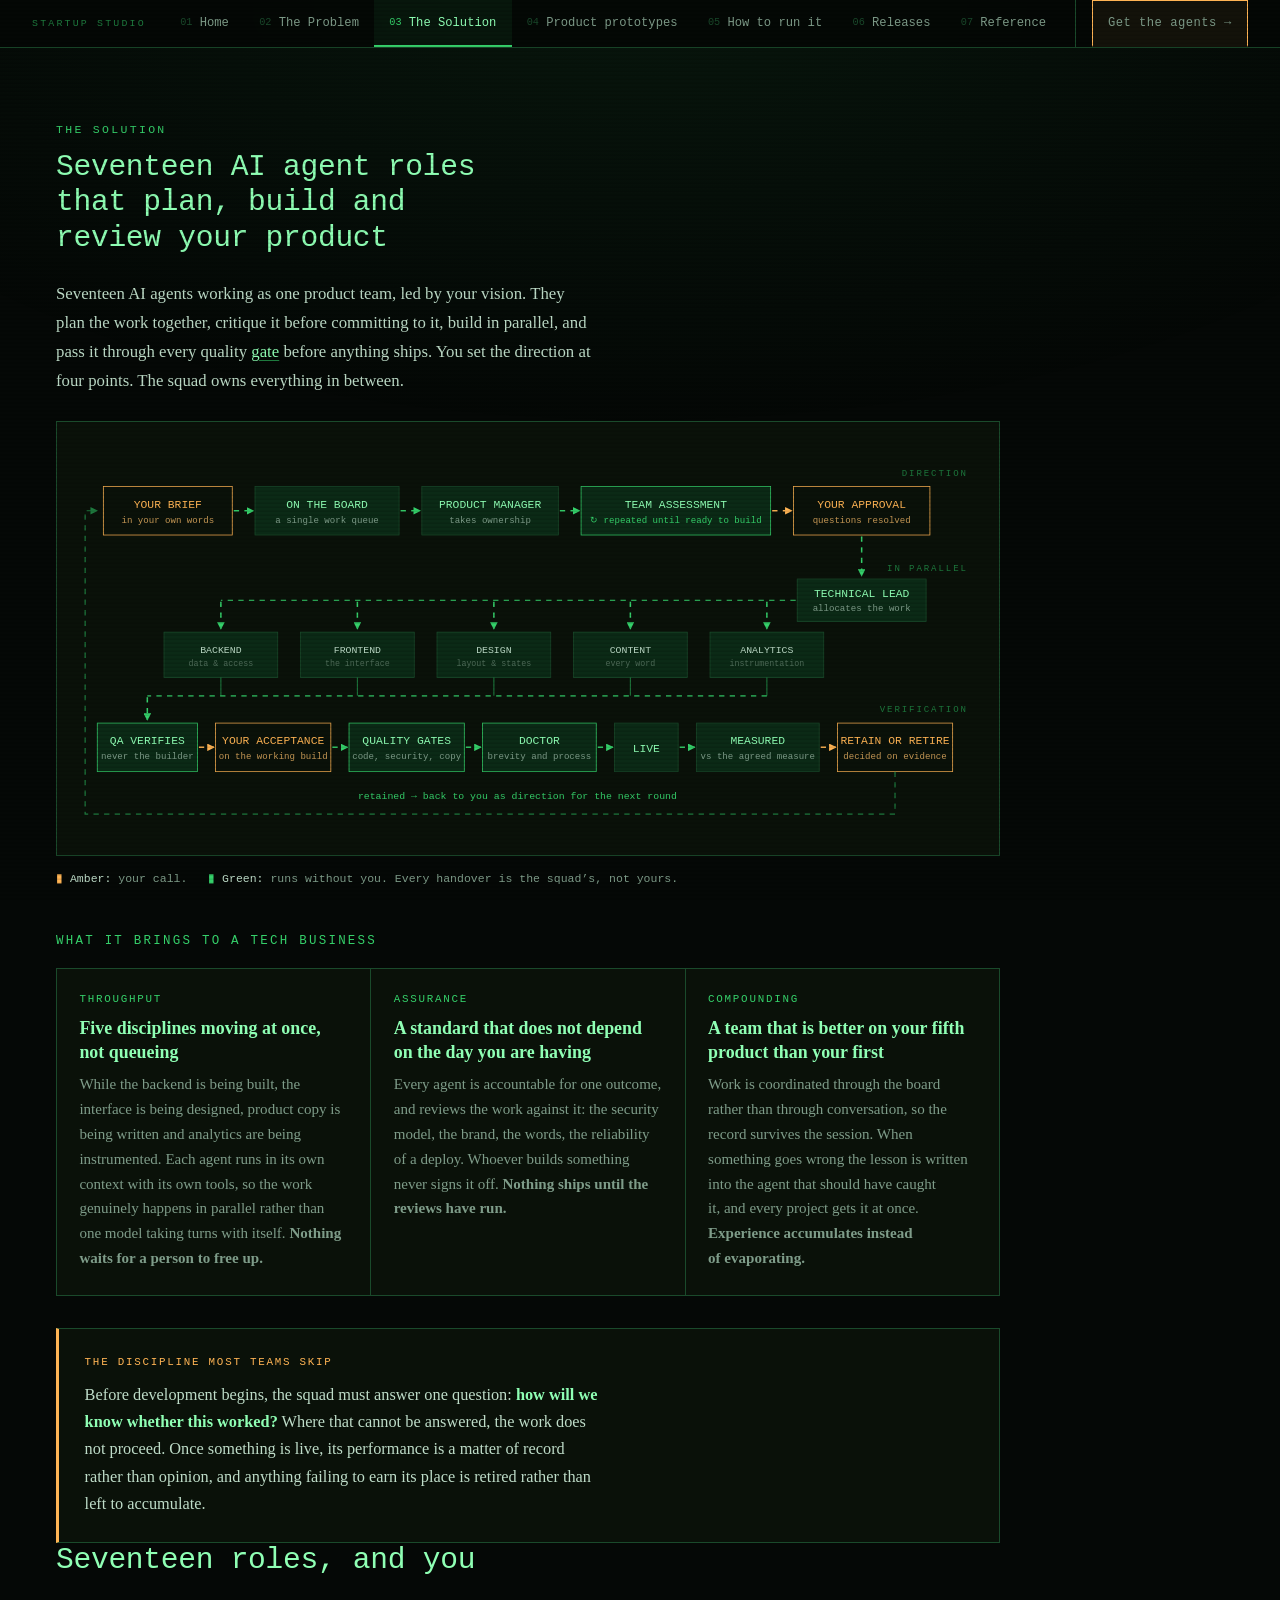
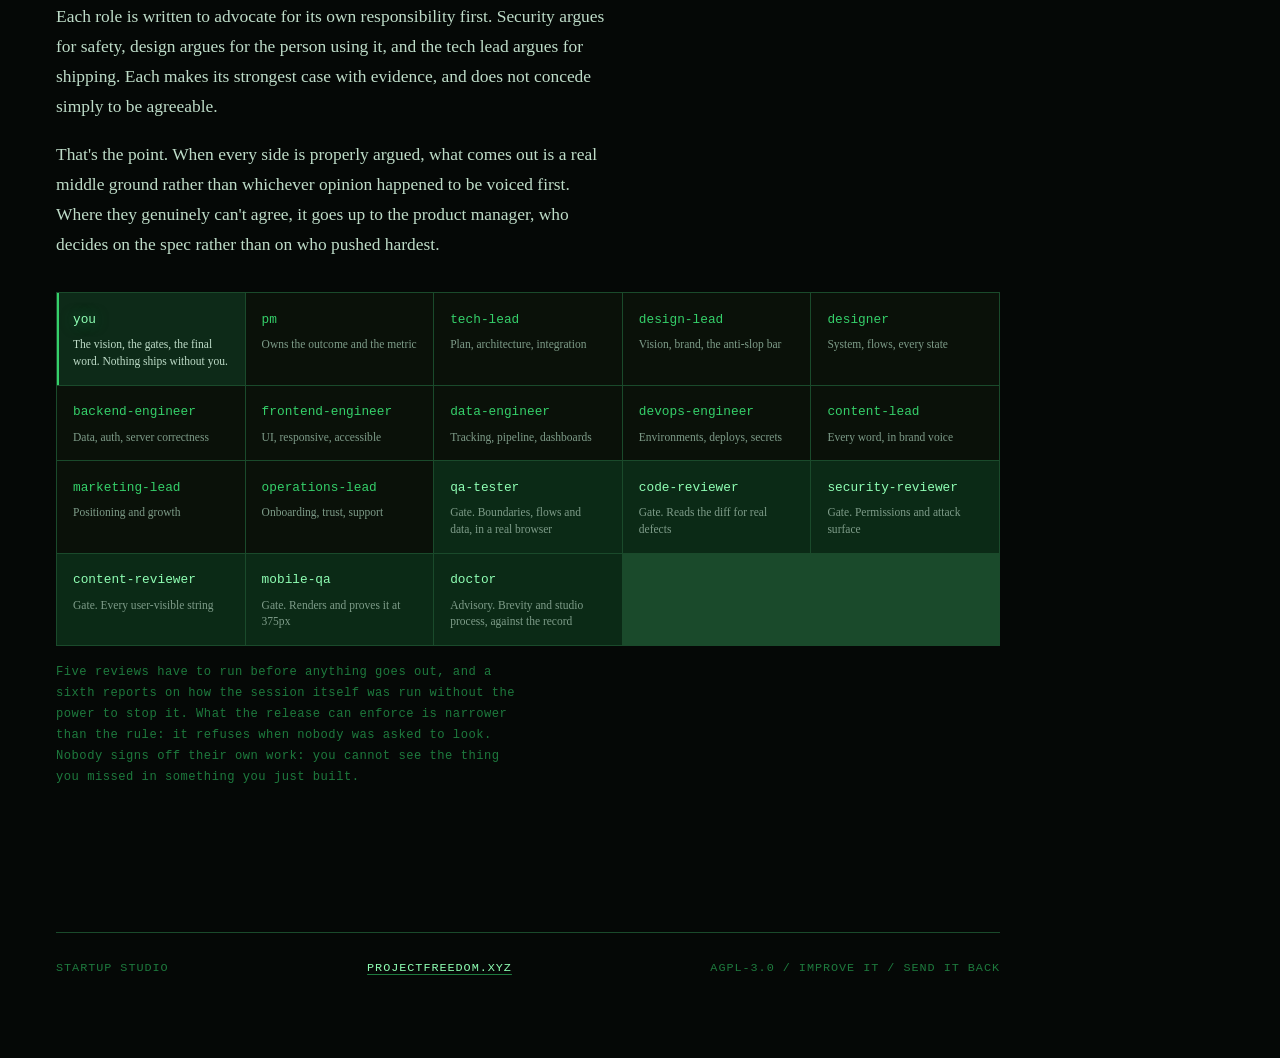
<file: solution.html>
<!doctype html>
<html lang="en">
<head>
<meta charset="utf-8">
<meta name="viewport" content="width=device-width, initial-scale=1">

<title>The AI Squad: seventeen agents that build your product</title>
<meta name="description" content="Seventeen AI agents working as one product team under your direction, with quality gates every release must pass and a measure agreed before anything is written.">
<link rel="canonical" href="https://startupstudio.projectfreedom.xyz/solution">
<link rel="stylesheet" href="/site.css">

<link rel="icon" href="data:image/svg+xml,%3Csvg xmlns='http://www.w3.org/2000/svg' viewBox='0 0 32 32'%3E%3Crect width='32' height='32' fill='%23050806'/%3E%3Cpath d='M7 9l7 7-7 7' stroke='%2335d06a' stroke-width='3.4' fill='none' stroke-linecap='round' stroke-linejoin='round'/%3E%3Crect x='17' y='20' width='9' height='3.4' fill='%2335d06a'/%3E%3C/svg%3E">
<meta name="robots" content="index, follow, max-image-preview:large">
<meta name="color-scheme" content="dark">
<meta name="theme-color" content="#050806">

<meta property="og:type" content="website">
<meta property="og:site_name" content="Startup Studio">
<meta property="og:url" content="https://startupstudio.projectfreedom.xyz/solution">
<meta property="og:title" content="The AI Squad: seventeen agents that build your product">
<meta property="og:description" content="Seventeen AI agents working as one product team under your direction, with quality gates every release must pass and a measure agreed before anything is written.">
<meta property="og:image" content="https://startupstudio.projectfreedom.xyz/og.png">
<meta property="og:image:width" content="1200">
<meta property="og:image:height" content="630">
<meta property="og:image:alt" content="Startup Studio, a dark terminal page describing a shared team of AI agents.">

<meta name="twitter:card" content="summary_large_image">
<meta name="twitter:title" content="The AI Squad: seventeen agents that build your product">
<meta name="twitter:description" content="Seventeen AI agents working as one product team under your direction, with quality gates every release must pass and a measure agreed before anything is written.">
<meta name="twitter:image" content="https://startupstudio.projectfreedom.xyz/og.png">
<script type="application/ld+json">
{
  "@context": "https://schema.org",
  "@graph": [
    {
      "@type": "WebPage",
      "@id": "https://startupstudio.projectfreedom.xyz/solution#webpage",
      "url": "https://startupstudio.projectfreedom.xyz/solution",
      "name": "The AI Squad: seventeen agents that build your product",
      "description": "Seventeen AI agents working as one product team under your direction, with quality gates every release must pass and a measure agreed before anything is written.",
      "inLanguage": "en",
      "isPartOf": {
        "@id": "https://startupstudio.projectfreedom.xyz/#website"
      },
      "about": {
        "@id": "https://startupstudio.projectfreedom.xyz/#app"
      },
      "author": {
        "@id": "https://startupstudio.projectfreedom.xyz/#author"
      }
    }
  ]
}
</script>
</head>
<body>
<nav class="sitemap" aria-label="Pages">
  <button class="navtoggle" type="button" aria-expanded="false" aria-controls="navlinks">
    <span class="navicon" aria-hidden="true">&#9776;</span><span class="navlabel">Menu</span>
  </button>
  <p class="sitemap-title">Startup Studio</p>
  <div class="sitemap-links" id="navlinks">
    <a href="/"><span class="n">01</span> Home</a>
    <a href="/problem"><span class="n">02</span> The Problem</a>
    <a href="/solution" aria-current="page"><span class="n">03</span> The Solution</a>
    <a href="/prototypes"><span class="n">04</span> Product prototypes</a>
    <a href="/how-to"><span class="n">05</span> How to run it</a>
    <a href="/releases"><span class="n">06</span> Releases</a>
    <a href="/reference"><span class="n">07</span> Reference</a>
  </div>
  <div class="sitemap-cta">
    <a class="bar-cta" href="https://github.com/creationisttest-git/startup_studio">Get the agents <span aria-hidden="true">&#8594;</span></a>
  </div>
</nav>

<div class="wrap">

<section id="squad">
    <p class="kicker-label">The Solution</p>
    <h1 class="page-title">Seventeen AI agent roles that plan, build and review your product</h1>
    <p class="lede-new">Seventeen AI agents working as one product team, led by your vision. They plan the work together, critique it before committing to it, build in parallel, and pass it through every quality <a href="/reference#g-gate">gate</a> before anything ships. You set the direction at four points. The squad owns everything in between.</p>

    <div class="flowbox">
      <svg viewBox="0 0 1200 520" role="img" aria-label="The full delivery flow. Your brief is logged on the board, the product manager takes ownership, and the team assesses it repeatedly until it is ready to build, then you approve it. The technical lead allocates work to five specialists running in parallel. Their work passes an independent QA check, you accept it, quality gates run before the release, the doctor reviews brevity and studio process against the record, and it goes live and is measured vs the agreed measure. You then decide to retain or retire it, and a retained feature returns to you as direction for the next round.">
        <defs>
          <marker id="ag" viewBox="0 0 10 10" refX="9" refY="5" markerWidth="10" markerHeight="10" markerUnits="userSpaceOnUse" orient="auto-start-reverse"><path d="M0 0 L10 5 L0 10 z" fill="#35d06a"></path></marker>
          <marker id="am" viewBox="0 0 10 10" refX="9" refY="5" markerWidth="10" markerHeight="10" markerUnits="userSpaceOnUse" orient="auto-start-reverse"><path d="M0 0 L10 5 L0 10 z" fill="#ffb454"></path></marker>
          <marker id="ad" viewBox="0 0 10 10" refX="9" refY="5" markerWidth="10" markerHeight="10" markerUnits="userSpaceOnUse" orient="auto-start-reverse"><path d="M0 0 L10 5 L0 10 z" fill="#1e7a3e"></path></marker>
        </defs>

        <text x="1180" y="46" text-anchor="end" font-family="ui-monospace,monospace" font-size="12" fill="#1e7a3e" letter-spacing="2.5">DIRECTION</text>

        <rect x="40" y="60" width="170" height="64" fill="#0a1109" stroke="#ffb454"></rect>
        <text x="125" y="88" text-anchor="middle" font-family="ui-monospace,monospace" font-size="15" fill="#ffb454">YOUR BRIEF</text>
        <text x="125" y="108" text-anchor="middle" font-family="ui-monospace,monospace" font-size="12" fill="#c99a56">in your own words</text>
        <line class="flow" x1="212" y1="92" x2="238" y2="92" stroke="#35d06a" stroke-width="2" marker-end="url(#ag)"></line>

        <rect x="240" y="60" width="190" height="64" fill="#0b2a16" stroke="#1a4a2b"></rect>
        <text x="335" y="88" text-anchor="middle" font-family="ui-monospace,monospace" font-size="15" fill="#8fffb4">ON THE BOARD</text>
        <text x="335" y="108" text-anchor="middle" font-family="ui-monospace,monospace" font-size="12" fill="#7e9c89">a single work queue</text>
        <line class="flow" x1="432" y1="92" x2="458" y2="92" stroke="#35d06a" stroke-width="2" marker-end="url(#ag)"></line>

        <rect x="460" y="60" width="180" height="64" fill="#0b2a16" stroke="#1a4a2b"></rect>
        <text x="550" y="88" text-anchor="middle" font-family="ui-monospace,monospace" font-size="15" fill="#8fffb4">PRODUCT MANAGER</text>
        <text x="550" y="108" text-anchor="middle" font-family="ui-monospace,monospace" font-size="12" fill="#7e9c89">takes ownership</text>
        <line class="flow" x1="642" y1="92" x2="668" y2="92" stroke="#35d06a" stroke-width="2" marker-end="url(#ag)"></line>

        <rect x="670" y="60" width="250" height="64" fill="#0b2a16" stroke="#35d06a"></rect>
        <text x="795" y="88" text-anchor="middle" font-family="ui-monospace,monospace" font-size="15" fill="#8fffb4">TEAM ASSESSMENT</text>
        <text x="795" y="108" text-anchor="middle" font-family="ui-monospace,monospace" font-size="12" fill="#35d06a">&#8635; repeated until ready to build</text>
        <line class="flow" x1="922" y1="92" x2="948" y2="92" stroke="#ffb454" stroke-width="2" marker-end="url(#am)"></line>

        <rect x="950" y="60" width="180" height="64" fill="#0a1109" stroke="#ffb454"></rect>
        <text x="1040" y="88" text-anchor="middle" font-family="ui-monospace,monospace" font-size="15" fill="#ffb454">YOUR APPROVAL</text>
        <text x="1040" y="108" text-anchor="middle" font-family="ui-monospace,monospace" font-size="12" fill="#c99a56">questions resolved</text>

        <line class="flow" x1="1040" y1="126" x2="1040" y2="178" stroke="#35d06a" stroke-width="2" marker-end="url(#ag)"></line>

        <text x="1180" y="172" text-anchor="end" font-family="ui-monospace,monospace" font-size="12" fill="#1e7a3e" letter-spacing="2.5">IN PARALLEL</text>

        <rect x="955" y="182" width="170" height="56" fill="#0b2a16" stroke="#1a4a2b"></rect>
        <text x="1040" y="206" text-anchor="middle" font-family="ui-monospace,monospace" font-size="15" fill="#8fffb4">TECHNICAL LEAD</text>
        <text x="1040" y="224" text-anchor="middle" font-family="ui-monospace,monospace" font-size="12" fill="#7e9c89">allocates the work</text>

        <line class="flow" x1="953" y1="210" x2="195" y2="210" stroke="#35d06a" stroke-width="1.6"></line>
        <line class="flow" x1="195" y1="212" x2="195" y2="248" stroke="#35d06a" stroke-width="2" marker-end="url(#ag)"></line>
        <line class="flow" x1="375" y1="212" x2="375" y2="248" stroke="#35d06a" stroke-width="2" marker-end="url(#ag)"></line>
        <line class="flow" x1="555" y1="212" x2="555" y2="248" stroke="#35d06a" stroke-width="2" marker-end="url(#ag)"></line>
        <line class="flow" x1="735" y1="212" x2="735" y2="248" stroke="#35d06a" stroke-width="2" marker-end="url(#ag)"></line>
        <line class="flow" x1="915" y1="212" x2="915" y2="248" stroke="#35d06a" stroke-width="2" marker-end="url(#ag)"></line>

        <rect x="120" y="252" width="150" height="60" fill="#0b2a16" stroke="#1a4a2b"></rect>
        <text x="195" y="280" text-anchor="middle" font-family="ui-monospace,monospace" font-size="13" fill="#bedcc8">BACKEND</text>
        <text x="195" y="297" text-anchor="middle" font-family="ui-monospace,monospace" font-size="11" fill="#4e6b58">data &amp; access</text>
        <rect x="300" y="252" width="150" height="60" fill="#0b2a16" stroke="#1a4a2b"></rect>
        <text x="375" y="280" text-anchor="middle" font-family="ui-monospace,monospace" font-size="13" fill="#bedcc8">FRONTEND</text>
        <text x="375" y="297" text-anchor="middle" font-family="ui-monospace,monospace" font-size="11" fill="#4e6b58">the interface</text>
        <rect x="480" y="252" width="150" height="60" fill="#0b2a16" stroke="#1a4a2b"></rect>
        <text x="555" y="280" text-anchor="middle" font-family="ui-monospace,monospace" font-size="13" fill="#bedcc8">DESIGN</text>
        <text x="555" y="297" text-anchor="middle" font-family="ui-monospace,monospace" font-size="11" fill="#4e6b58">layout &amp; states</text>
        <rect x="660" y="252" width="150" height="60" fill="#0b2a16" stroke="#1a4a2b"></rect>
        <text x="735" y="280" text-anchor="middle" font-family="ui-monospace,monospace" font-size="13" fill="#bedcc8">CONTENT</text>
        <text x="735" y="297" text-anchor="middle" font-family="ui-monospace,monospace" font-size="11" fill="#4e6b58">every word</text>
        <rect x="840" y="252" width="150" height="60" fill="#0b2a16" stroke="#1a4a2b"></rect>
        <text x="915" y="280" text-anchor="middle" font-family="ui-monospace,monospace" font-size="13" fill="#bedcc8">ANALYTICS</text>
        <text x="915" y="297" text-anchor="middle" font-family="ui-monospace,monospace" font-size="11" fill="#4e6b58">instrumentation</text>

        <line x1="195" y1="312" x2="195" y2="336" stroke="#1e7a3e" stroke-width="1.4"></line>
        <line x1="375" y1="312" x2="375" y2="336" stroke="#1e7a3e" stroke-width="1.4"></line>
        <line x1="555" y1="312" x2="555" y2="336" stroke="#1e7a3e" stroke-width="1.4"></line>
        <line x1="735" y1="312" x2="735" y2="336" stroke="#1e7a3e" stroke-width="1.4"></line>
        <line x1="915" y1="312" x2="915" y2="336" stroke="#1e7a3e" stroke-width="1.4"></line>
        <line class="flow" x1="915" y1="336" x2="98" y2="336" stroke="#35d06a" stroke-width="1.6"></line>
        <line class="flow" x1="98" y1="338" x2="98" y2="368" stroke="#35d06a" stroke-width="2" marker-end="url(#ag)"></line>

        <text x="1180" y="358" text-anchor="end" font-family="ui-monospace,monospace" font-size="12" fill="#1e7a3e" letter-spacing="2.5">VERIFICATION</text>

        <rect x="32" y="372" width="132" height="64" fill="#0b2a16" stroke="#35d06a"></rect>
        <text x="98" y="400" text-anchor="middle" font-family="ui-monospace,monospace" font-size="15" fill="#8fffb4">QA VERIFIES</text>
        <text x="98" y="420" text-anchor="middle" font-family="ui-monospace,monospace" font-size="12" fill="#7e9c89">never the builder</text>
        <line class="flow" x1="166" y1="404" x2="186" y2="404" stroke="#ffb454" stroke-width="2" marker-end="url(#am)"></line>

        <rect x="188" y="372" width="152" height="64" fill="#0a1109" stroke="#ffb454"></rect>
        <text x="264" y="400" text-anchor="middle" font-family="ui-monospace,monospace" font-size="15" fill="#ffb454">YOUR ACCEPTANCE</text>
        <text x="264" y="420" text-anchor="middle" font-family="ui-monospace,monospace" font-size="12" fill="#c99a56">on the working build</text>
        <line class="flow" x1="342" y1="404" x2="362" y2="404" stroke="#35d06a" stroke-width="2" marker-end="url(#ag)"></line>

        <rect x="364" y="372" width="152" height="64" fill="#0b2a16" stroke="#35d06a"></rect>
        <text x="440" y="400" text-anchor="middle" font-family="ui-monospace,monospace" font-size="15" fill="#8fffb4">QUALITY GATES</text>
        <text x="440" y="420" text-anchor="middle" font-family="ui-monospace,monospace" font-size="12" fill="#7e9c89">code, security, copy</text>
        <line class="flow" x1="518" y1="404" x2="538" y2="404" stroke="#35d06a" stroke-width="2" marker-end="url(#ag)"></line>

        <rect x="540" y="372" width="150" height="64" fill="#0b2a16" stroke="#35d06a"></rect>
        <text x="615" y="400" text-anchor="middle" font-family="ui-monospace,monospace" font-size="15" fill="#8fffb4">DOCTOR</text>
        <text x="615" y="420" text-anchor="middle" font-family="ui-monospace,monospace" font-size="12" fill="#7e9c89">brevity and process</text>
        <line class="flow" x1="692" y1="404" x2="712" y2="404" stroke="#35d06a" stroke-width="2" marker-end="url(#ag)"></line>

        <rect x="714" y="372" width="84" height="64" fill="#0b2a16" stroke="#1a4a2b"></rect>
        <text x="756" y="410" text-anchor="middle" font-family="ui-monospace,monospace" font-size="15" fill="#8fffb4">LIVE</text>
        <line class="flow" x1="800" y1="404" x2="820" y2="404" stroke="#35d06a" stroke-width="2" marker-end="url(#ag)"></line>

        <rect x="822" y="372" width="162" height="64" fill="#0b2a16" stroke="#1a4a2b"></rect>
        <text x="903" y="400" text-anchor="middle" font-family="ui-monospace,monospace" font-size="15" fill="#8fffb4">MEASURED</text>
        <text x="903" y="420" text-anchor="middle" font-family="ui-monospace,monospace" font-size="12" fill="#7e9c89">vs the agreed measure</text>
        <line class="flow" x1="986" y1="404" x2="1006" y2="404" stroke="#ffb454" stroke-width="2" marker-end="url(#am)"></line>

        <rect class="glow" x="1008" y="372" width="152" height="64" fill="#0a1109" stroke="#ffb454"></rect>
        <text x="1084" y="400" text-anchor="middle" font-family="ui-monospace,monospace" font-size="15" fill="#ffb454">RETAIN OR RETIRE</text>
        <text x="1084" y="420" text-anchor="middle" font-family="ui-monospace,monospace" font-size="12" fill="#c99a56">decided on evidence</text>

        <text x="586" y="472" text-anchor="middle" font-family="ui-monospace,monospace" font-size="13" fill="#35d06a">retained &#8594; back to you as direction for the next round</text>
        <path class="flow slow" d="M 1084 436 L 1084 492 L 16 492 L 16 92 L 32 92" fill="none" stroke="#1e7a3e" stroke-width="1.6" marker-end="url(#ad)"></path>
      </svg>
    </div>
    <p class="flow-legend"><span class="amber">&#9646;</span> <b>Amber:</b> your call. &nbsp;&nbsp;<span class="green">&#9646;</span> <b>Green:</b> runs without you. Every handover is the squad’s, not yours.</p>

    <h3 class="sub-h">What it brings to a tech business</h3>
    <div class="vgrid">
      <div class="vcell">
        <span class="vk">Throughput</span>
        <h4>Five disciplines moving at once, not queueing</h4>
        <p>While the backend is being built, the interface is being designed, product copy is being written and analytics are being instrumented. Each agent runs in its own context with its own tools, so the work genuinely happens in parallel rather than one model taking turns with itself. <b>Nothing waits for a person to free up.</b></p>
      </div>
      <div class="vcell">
        <span class="vk">Assurance</span>
        <h4>A standard that does not depend on the day you are having</h4>
        <p>Every agent is accountable for one outcome, and reviews the work against it: the security model, the brand, the words, the reliability of a deploy. Whoever builds something never signs it off. <b>Nothing ships until the reviews have run.</b></p>
      </div>
      <div class="vcell">
        <span class="vk">Compounding</span>
        <h4>A team that is better on your fifth product than your first</h4>
        <p>Work is coordinated through the board rather than through conversation, so the record survives the session. When something goes wrong the lesson is written into the agent that should have caught it, and every project gets it at once. <b>Experience accumulates instead of evaporating.</b></p>
      </div>
    </div>

    <div class="pullbox">
      <p class="pk">The discipline most teams skip</p>
      <p>Before development begins, the squad must answer one question: <strong>how will we know whether this worked?</strong> Where that cannot be answered, the work does not proceed. Once something is live, its performance is a matter of record rather than opinion, and anything failing to earn its place is retired rather than left to accumulate.</p>
    </div>
  

    <h2>Seventeen roles, and you</h2>
    <p>Each role is written to advocate for its own responsibility first. Security argues for safety, design argues for the person using it, and the tech lead argues for shipping. Each makes its strongest case with evidence, and does not concede simply to be agreeable.</p>
    <p>That's the point. When every side is properly argued, what comes out is a real middle ground rather than whichever opinion happened to be voiced first. Where they genuinely can't agree, it goes up to the product manager, who decides on the spec rather than on who pushed hardest.</p>

    <div class="roles">
      <div class="role you"><b>you</b><small>The vision, the gates, the final word. Nothing ships without you.</small></div>
      <div class="role">pm<small>Owns the outcome and the metric</small></div>
      <div class="role">tech-lead<small>Plan, architecture, integration</small></div>
      <div class="role">design-lead<small>Vision, brand, the anti-slop bar</small></div>
      <div class="role">designer<small>System, flows, every state</small></div>
      <div class="role">backend-engineer<small>Data, auth, server correctness</small></div>
      <div class="role">frontend-engineer<small>UI, responsive, accessible</small></div>
      <div class="role">data-engineer<small>Tracking, pipeline, dashboards</small></div>
      <div class="role">devops-engineer<small>Environments, deploys, secrets</small></div>
      <div class="role">content-lead<small>Every word, in brand voice</small></div>
      <div class="role">marketing-lead<small>Positioning and growth</small></div>
      <div class="role">operations-lead<small>Onboarding, trust, support</small></div>
      <div class="role gate"><b>qa-tester</b><small>Gate. Boundaries, flows and data, in a real browser</small></div>
      <div class="role gate"><b>code-reviewer</b><small>Gate. Reads the diff for real defects</small></div>
      <div class="role gate"><b>security-reviewer</b><small>Gate. Permissions and attack surface</small></div>
      <div class="role gate"><b>content-reviewer</b><small>Gate. Every user-visible string</small></div>
      <div class="role gate"><b>mobile-qa</b><small>Gate. Renders and proves it at 375px</small></div>
      <div class="role gate"><b>doctor</b><small>Advisory. Brevity and studio process, against the record</small></div>
    </div>
    <p class="gatenote">Five reviews have to run before anything goes out, and a sixth reports on how the session itself was run without the power to stop it. What the release can enforce is narrower than the rule: it refuses when nobody was asked to look. Nobody signs off their own work: you cannot see the thing you missed in something you just built.</p>
  </section>

  <footer>
    <span>STARTUP STUDIO</span>
    <span><a href="https://www.projectfreedom.xyz">PROJECTFREEDOM.XYZ</a></span>
    <span>AGPL-3.0 / IMPROVE IT / SEND IT BACK</span>
  </footer>

</div>

<script src="/site.js"></script>
</body>
</html>
</file>
<file: site.css>
:root {
    color-scheme: dark;

    --void:      #050806;
    --deep:      #0a1109;
    --fill:      #0b2a16;
    --rule:      #1a4a2b;
    --dim:       #1e7a3e;
    --phosphor:  #35d06a;
    --bright:    #8fffb4;
    --prose:     #bedcc8;
    --muted:     #7e9c89;
    --amber:     #ffb454;

    --mono: ui-monospace, "SFMono-Regular", "SF Mono", "Cascadia Mono", "Segoe UI Mono", Menlo, Consolas, "Liberation Mono", monospace;
    --serif: "Iowan Old Style", "Palatino Linotype", Palatino, "Book Antiqua", Georgia, serif;

    --measure: 64ch;
    --gap: clamp(2.5rem, 6vw, 4.5rem);
    --rail: 14rem;
  }

  /* A CRT has no light mode. This page commits to one world on purpose. */
  :root[data-theme="light"] { color-scheme: dark; }

  * { box-sizing: border-box; }

  html { scroll-behavior: smooth; }
  @media (prefers-reduced-motion: reduce) { html { scroll-behavior: auto; } }

  body {
    margin: 0;
    background: var(--void);
    color: var(--prose);
    font-family: var(--serif);
    font-size: clamp(1rem, 0.96rem + 0.2vw, 1.09rem);
    line-height: 1.72;
    -webkit-font-smoothing: antialiased;
    overflow-x: hidden;
  }

  body::before {
    content: "";
    position: fixed; inset: 0; pointer-events: none; z-index: 40;
    background: repeating-linear-gradient(to bottom,
      rgba(0,0,0,0) 0px, rgba(0,0,0,0) 2px,
      rgba(0,0,0,0.22) 3px, rgba(0,0,0,0.22) 4px);
    opacity: 0.45;
  }
  body::after {
    content: "";
    position: fixed; inset: 0; pointer-events: none; z-index: 0;
    background: radial-gradient(ellipse 120% 80% at 50% 0%, rgba(53,208,106,0.07), transparent 60%);
  }

  /* ---------- top bar ---------- */

  .sitemap {
    position: sticky; top: 0; z-index: 30;
    font-family: var(--mono);
    display: flex; align-items: stretch; gap: 0;
    background: rgba(5,8,6,0.94);
    backdrop-filter: blur(8px);
    border-bottom: 1px solid var(--rule);
    padding: 0 clamp(0.6rem, 3vw, 2rem);
  }
  /* only the links scroll; the CTA is pinned so it can never leave the viewport */
  .sitemap-links {
    display: flex; align-items: stretch;
    flex: 1 1 auto; min-width: 0;
    overflow-x: auto; scrollbar-width: none;
  }
  .sitemap-links::-webkit-scrollbar { display: none; }
  .sitemap-cta {
    display: flex; align-items: center; flex: none;
    padding-left: clamp(0.5rem, 2vw, 1rem);
    margin-left: clamp(0.3rem, 1vw, 0.6rem);
    border-left: 1px solid var(--rule);
  }
  .bar-cta {
    display: inline-flex; align-items: center; gap: 0.4rem;
    font-family: var(--mono); font-size: 0.74rem; letter-spacing: 0.04em;
    text-decoration: none; white-space: nowrap;
    color: var(--amber); border: 1px solid var(--amber);
    background: rgba(255,180,84,0.06);
    padding: 0.55rem 0.9rem; min-height: 38px;
    transition: background 0.15s, color 0.15s;
  }
  .bar-cta:hover { background: rgba(255,180,84,0.16); color: #ffd9a0; }
  .bar-cta:focus-visible { outline: 2px solid var(--bright); outline-offset: 2px; }
  @media (max-width: 30rem) {
    .bar-cta { font-size: 0.7rem; padding: 0.5rem 0.7rem; }
    .bar-cta span { display: none; }
  }
  .sitemap-title {
    font-size: 0.62rem; letter-spacing: 0.22em; text-transform: uppercase;
    color: var(--dim); margin: 0; align-self: center;
    padding-right: 1.2rem; white-space: nowrap; flex: none;
  }
  .sitemap a {
    display: flex; align-items: center; gap: 0.45rem;
    text-decoration: none; color: var(--muted);
    font-size: 0.76rem; line-height: 1;
    padding: 1rem 0.95rem; min-height: 46px;
    border-bottom: 2px solid transparent;
    white-space: nowrap; flex: none;
    transition: color 0.15s, border-color 0.15s, background 0.15s;
  }
  .sitemap a .n { color: var(--rule); font-size: 0.64rem; flex: none; }
  .sitemap a:hover { color: var(--prose); background: rgba(53,208,106,0.05); }
  .sitemap a[aria-current="page"] {
    color: var(--bright);
    border-bottom-color: var(--phosphor);
    background: rgba(53,208,106,0.07);
  }
  .sitemap a[aria-current="page"] .n { color: var(--phosphor); }
  .sitemap a:focus-visible { outline: 2px solid var(--phosphor); outline-offset: -2px; }
  /* ---- hamburger, below the width where the tabs stop fitting ----
     Raised from 60rem when Releases made a sixth tab. The bar needs roughly 1145px for six
     tabs plus the wordmark and the pinned call to action; below that the links strip scrolls
     sideways with its scrollbar hidden, so the last tab is present and invisible. A nav item
     nobody can see is worse than a menu button. site.js closes the panel at the same width,
     and the two must be changed together. */
  .navtoggle {
    display: none; align-items: center; gap: 0.5rem; align-self: center;
    background: transparent; border: 1px solid var(--rule); color: var(--phosphor);
    font-family: var(--mono); font-size: 0.74rem; letter-spacing: 0.06em;
    padding: 0.5rem 0.8rem; min-height: 44px; min-width: 44px; cursor: pointer;
    justify-content: center;
  }
  .navtoggle:hover { border-color: var(--phosphor); background: rgba(53,208,106,0.06); }
  .navtoggle:focus-visible { outline: 2px solid var(--bright); outline-offset: 2px; }
  .navicon { font-size: 1rem; line-height: 1; }

  @media (max-width: 74rem) {
    .navtoggle { display: inline-flex; }
    .sitemap-title { display: none; }
    .sitemap { padding: 0.5rem clamp(0.6rem, 3vw, 1.2rem); gap: 0.6rem; }
    .sitemap-cta { margin-left: auto; border-left: 0; padding-left: 0; }

    /* the links become a panel that drops out of the bar */
    .sitemap-links {
      display: none;
      position: absolute; top: 100%; left: 0; right: 0;
      flex-direction: column; overflow: visible;
      background: rgba(5,8,6,0.98);
      backdrop-filter: blur(8px);
      border-bottom: 1px solid var(--rule);
      box-shadow: 0 18px 30px rgba(0,0,0,0.45);
      max-height: calc(100vh - 4rem); overflow-y: auto;
    }
    body.nav-open .sitemap-links { display: flex; }
    .sitemap-links a {
      border-bottom: 1px solid var(--rule);
      border-left: 2px solid transparent;
      padding: 0.95rem clamp(0.9rem, 4vw, 1.4rem);
      font-size: 0.86rem; min-height: 50px;
    }
    .sitemap-links a:last-child { border-bottom: 0; }
    .sitemap-links a[aria-current="page"] {
      border-bottom-color: var(--rule);
      border-left-color: var(--phosphor);
    }
    .sitemap-links a .n { display: inline; }
  }

  @media (max-width: 26rem) {
    .navtoggle { padding: 0.5rem 0.6rem; }
    .navtoggle .navlabel { display: none; }
  }

  .wrap {
    position: relative;
    z-index: 1;
    max-width: 66rem;
    padding: 0 clamp(1.1rem, 5vw, 3.5rem) 5rem;
  }

  /* ---------- masthead ---------- */

  /* Trimmed from 10vh so the headline, the thesis and the calls to action all clear the
     fold on a laptop and on a phone. Nobody should have to scroll to find out what to do. */
  .masthead { padding: clamp(1.6rem, 4.5vh, 3rem) 0 var(--gap); border-bottom: 1px solid var(--rule); }

  .boot {
    font-family: var(--mono);
    font-size: 0.72rem; letter-spacing: 0.14em; text-transform: uppercase;
    color: var(--dim); margin: 0 0 1.2rem;
  }
  .boot b { color: var(--phosphor); font-weight: 500; }

  .masthead h1 {
    font-family: var(--mono); font-weight: 500;
    font-size: clamp(2rem, 1.1rem + 4.2vw, 4.2rem);
    line-height: 1.02; letter-spacing: -0.02em;
    margin: 0; color: var(--bright); text-wrap: balance;
    text-shadow: 0 0 24px rgba(53,208,106,0.42), 0 0 60px rgba(53,208,106,0.16);
  }
  .masthead h1 span.sub { color: var(--dim); }

  .caret {
    display: inline-block; width: 0.58em; height: 0.92em;
    margin-left: 0.14em; background: var(--phosphor); vertical-align: -0.08em;
    box-shadow: 0 0 16px rgba(53,208,106,0.7);
    animation: blink 1.25s steps(1) infinite;
  }
  @keyframes blink { 0%,45% { opacity: 1; } 50%,100% { opacity: 0; } }

  .thesis {
    max-width: 52ch; margin: 1.4rem 0 0;
    font-size: clamp(1.12rem, 1rem + 0.6vw, 1.5rem);
    line-height: 1.55; text-wrap: pretty;
  }
  .thesis strong { color: var(--bright); font-weight: 400; }

  /* The opening ceremony. The wordmark and the founder's two problems are typed a
     character at a time, and nothing else on the page exists until they finish. */
  .termlist {
    list-style: none; margin: 1.1rem 0 0; padding: 0;
    font-family: var(--mono);
    display: flex; flex-direction: column; gap: 0.55rem;
  }
  .termlist li {
    font-size: clamp(0.95rem, 0.9rem + 0.55vw, 1.22rem);
    line-height: 1.45; color: var(--prose);
  }
  .pr { color: var(--phosphor); margin-right: 0.55rem; font-weight: 500; }
  .turn {
    max-width: 56ch; margin: 1.3rem 0 0;
    font-family: var(--mono);
    font-size: clamp(0.95rem, 0.9rem + 0.55vw, 1.22rem);
    line-height: 1.5; color: var(--muted);
  }
  .turn strong { color: var(--bright); font-weight: 500; }

  /* Only applied once JS confirms it can run the sequence, so a reader without
     JavaScript gets the finished page rather than an empty one. */
  html.arm-ceremony body .cue, body.ceremony .cue { visibility: hidden; }
  html.arm-ceremony body .after-ceremony, body.ceremony .after-ceremony { opacity: 0; }
  html.arm-ceremony body h1 .caret, body.ceremony h1 .caret { display: none; }
  .after-ceremony { transition: opacity 1.1s cubic-bezier(.22,.61,.36,1); }
  body.ceremony-done .after-ceremony { opacity: 1; }

  .tcaret {
    display: inline-block; width: 0.52em; height: 1em;
    margin-left: 0.06em; background: var(--phosphor); vertical-align: -0.12em;
    box-shadow: 0 0 12px rgba(53,208,106,0.65);
    animation: blink 1.25s steps(1) infinite;
  }
  h1 .tcaret { width: 0.58em; height: 0.92em; vertical-align: -0.08em; box-shadow: 0 0 16px rgba(53,208,106,0.7); }
  /* One cursor on the page, ever. The wordmark's own caret stays retired once the
     ceremony has run, so the travelling one is the only one left. */
  body.ceremony-done h1 .caret { display: none; }

  /* the calls to action arrive one at a time, after the last line is typed */
  body.ceremony .hcta, body.ceremony .hero-cta-note { opacity: 0; }
  .hcta { transition: opacity 0.85s cubic-bezier(.22,.61,.36,1), transform 0.85s cubic-bezier(.22,.61,.36,1); }
  body.ceremony .hcta { transform: translateY(12px); }

  /* the preface, folded away until someone asks for it */
  .more {
    margin: 1.6rem 0 0; max-width: 62ch;
    border: 1px solid var(--rule); background: rgba(11,42,22,0.35);
  }
  .more summary {
    cursor: pointer; list-style: none;
    font-family: var(--mono); font-size: 0.82rem; letter-spacing: 0.03em;
    color: var(--phosphor); padding: 0.85rem 1rem; min-height: 44px;
    display: flex; align-items: center; gap: 0.6rem;
  }
  .more summary::-webkit-details-marker { display: none; }
  .more summary:hover { background: rgba(53,208,106,0.06); color: var(--bright); }
  .more summary:focus-visible { outline: 2px solid var(--phosphor); outline-offset: -2px; }
  .more-mark { color: var(--dim); font-weight: 500; width: 1ch; }
  .more[open] .more-mark { color: var(--phosphor); }
  .more[open] > summary { border-bottom: 1px solid var(--rule); }
  .more-body { padding: 1.1rem 1rem 1.2rem; }
  .more-body p { margin: 0 0 0.9rem; line-height: 1.65; }
  .more-body p:last-child { margin-bottom: 0; }
  .more-body strong { color: var(--bright); font-weight: 400; }

  .skip-ceremony {
    position: fixed; right: 1rem; bottom: 1rem; z-index: 35;
    font-family: var(--mono); font-size: 0.7rem; letter-spacing: 0.08em;
    color: var(--muted); background: rgba(5,8,6,0.85);
    border: 1px solid var(--rule); padding: 0.5rem 0.8rem;
    cursor: pointer;
  }
  .skip-ceremony:hover { color: var(--prose); border-color: var(--dim); }
  body:not(.ceremony) .skip-ceremony { display: none; }

  @media (prefers-reduced-motion: reduce) {
    html.arm-ceremony body .cue, body.ceremony .cue { visibility: visible; }
    body.ceremony .after-ceremony { opacity: 1; }
    .tcaret { animation: none; }
  }

  /* The turn from problem to claim, and the reason it is open. Set below the thesis
     rather than inside it: the opening line has to survive on its own when it is the
     only thing a share card or a search result shows. */
  .thesis-more { max-width: 62ch; margin: 1.5rem 0 0; }
  .thesis-more p { margin: 0 0 0.9rem; line-height: 1.65; text-wrap: pretty; }
  .thesis-more p:last-child { margin-bottom: 0; }
  .thesis-more strong { color: var(--bright); font-weight: 400; }

  /* the repo link sits in the masthead so nobody has to hunt for it */
  .repo {
    margin: 1.8rem 0 0;
    display: flex; flex-wrap: wrap; align-items: center; gap: 0.5rem 1rem;
    font-family: var(--mono); font-size: 0.82rem;
  }
  .repo a {
    display: inline-flex; align-items: center; gap: 0.6rem;
    color: var(--bright); text-decoration: none;
    border: 1px solid var(--rule); background: var(--deep);
    padding: 0.6rem 0.95rem;
    min-height: 44px;
    transition: border-color 0.15s, background 0.15s;
    word-break: break-all;
  }
  .repo a:hover { border-color: var(--phosphor); background: var(--fill); }
  .repo a:focus-visible { outline: 2px solid var(--phosphor); outline-offset: 2px; }
  .repo-mark { color: var(--phosphor); font-size: 0.7em; flex: none; }
  .repo-note { color: var(--muted); font-size: 0.78rem; }

  /* Answers the "will this work with my tool" question at the point someone is deciding
     whether to clone, which is the only place they will think to ask it. */
  .tooling {
    max-width: 62ch; margin: 1rem 0 0;
    color: var(--muted); font-size: 0.86rem; line-height: 1.6; text-wrap: pretty;
  }

  /* ---------- sections ---------- */

  section { padding: var(--gap) 0; border-bottom: 1px solid var(--rule); scroll-margin-top: 1.5rem; }
  section:last-of-type { border-bottom: 0; }

  .eyebrow {
    font-family: var(--mono); font-size: 0.7rem;
    letter-spacing: 0.2em; text-transform: uppercase;
    color: var(--dim); margin: 0 0 1.4rem;
    display: flex; align-items: center; gap: 0.85rem;
  }
  .eyebrow::after { content: ""; flex: 1; height: 1px; background: var(--rule); }

  h2, h1.page-title {
    font-family: var(--mono); font-weight: 500;
    font-size: clamp(1.3rem, 1.05rem + 1vw, 1.95rem);
    line-height: 1.2; letter-spacing: -0.01em;
    color: var(--bright); margin: 0 0 1.5rem;
    max-width: 26ch; text-wrap: balance;
  }

  .sr-only {
    position: absolute; width: 1px; height: 1px; padding: 0; margin: -1px;
    overflow: hidden; clip: rect(0 0 0 0); clip-path: inset(50%); white-space: nowrap; border: 0;
  }

  h3 { font-family: var(--mono); font-weight: 500; font-size: 0.95rem; color: var(--phosphor); margin: 0 0 0.5rem; }

  p { max-width: var(--measure); margin: 0 0 1.15rem; text-wrap: pretty; }
  p:last-child { margin-bottom: 0; }

  strong { color: var(--bright); font-weight: 600; }
  em { color: var(--phosphor); font-style: italic; }

  code {
    font-family: var(--mono); font-size: 0.86em; color: var(--phosphor);
    background: var(--deep); border: 1px solid var(--rule);
    padding: 0.08em 0.38em; border-radius: 2px;
  }

  a { color: var(--bright); text-decoration-color: var(--dim); text-underline-offset: 3px; }
  a:hover { text-decoration-color: var(--phosphor); }
  a:focus-visible { outline: 2px solid var(--phosphor); outline-offset: 3px; }

  .letter { max-width: 60ch; }
  .letter p { font-size: 1.06em; }
  .letter .lead {
    font-size: clamp(1.15rem, 1rem + 0.7vw, 1.4rem);
    line-height: 1.5; color: var(--bright); margin-bottom: 1.6rem;
  }

  /* ---------- portfolio ---------- */

  .portfolio {
    display: grid; gap: 1px; background: var(--rule);
    border: 1px solid var(--rule); margin-top: 2rem;
  }
  @media (min-width: 46rem) { .portfolio { grid-template-columns: repeat(2, 1fr); } }
  .proj { background: var(--deep); padding: 1.4rem 1.4rem 1.5rem; display: flex; flex-direction: column; gap: 0.55rem; }
  .proj .domain {
    font-family: var(--mono); font-size: 0.64rem; letter-spacing: 0.2em;
    text-transform: uppercase; color: var(--dim);
  }
  .proj .name { font-family: var(--mono); font-size: 1rem; color: var(--bright); }
  .proj p { font-size: 0.94rem; color: var(--muted); margin: 0; max-width: none; line-height: 1.6; }

  .breadth {
    margin-top: 2rem; padding: 1.2rem 1.4rem;
    border: 1px solid var(--rule); border-left: 2px solid var(--phosphor);
    background: var(--deep); max-width: var(--measure);
  }
  .breadth p { margin: 0; font-size: 0.98rem; }

  /* ---------- pipeline ---------- */

  .pipeline { margin: 2.5rem 0 0; overflow-x: auto; padding-bottom: 0.5rem; }
  .pipeline-inner {
    display: grid; grid-template-columns: repeat(3, minmax(15rem, 1fr));
    gap: 1px; background: var(--rule); border: 1px solid var(--rule); min-width: 46rem;
  }
  .stage { background: var(--deep); padding: 1.5rem 1.4rem; }
  .stage:nth-child(2) { background: #0c1810; }
  .stage:nth-child(3) { background: var(--fill); }
  .stage-n { font-family: var(--mono); font-size: 0.68rem; letter-spacing: 0.2em; color: var(--dim); display: block; margin-bottom: 0.8rem; }
  .stage-path { font-family: var(--mono); font-size: 0.82rem; color: var(--bright); display: block; margin-bottom: 0.9rem; word-break: break-word; }
  .stage p { font-size: 0.94rem; line-height: 1.6; color: var(--muted); margin: 0; max-width: none; }
  .stage:nth-child(3) p { color: var(--prose); }

  .flow {
    font-family: var(--mono); font-size: 0.74rem; letter-spacing: 0.16em;
    text-transform: uppercase; color: var(--dim);
    display: flex; gap: 0.6rem; margin: 1.1rem 0 0; flex-wrap: wrap;
  }
  .flow b { color: var(--phosphor); font-weight: 500; }

  /* ---------- three kinds ---------- */

  .kinds { display: grid; gap: 1px; background: var(--rule); border: 1px solid var(--rule); margin-top: 2rem; }
  @media (min-width: 52rem) { .kinds { grid-template-columns: repeat(3, 1fr); } }
  .kind { background: var(--deep); padding: 1.5rem 1.4rem; }
  .kind.risk { border-left: 2px solid var(--amber); }
  .kind.risk h3 { color: var(--amber); }
  .kind p { font-size: 0.94rem; color: var(--muted); max-width: none; margin: 0; }
  .kind .verdict {
    font-family: var(--mono); font-size: 0.7rem; letter-spacing: 0.16em;
    text-transform: uppercase; color: var(--dim); display: block; margin-top: 1rem;
  }
  .kind.risk .verdict { color: var(--amber); }

  /* ---------- roles ---------- */

  .roles {
    display: grid; grid-template-columns: repeat(auto-fill, minmax(11rem, 1fr));
    gap: 1px; background: var(--rule); border: 1px solid var(--rule); margin-top: 2rem;
  }
  .role {
    background: var(--deep); padding: 0.95rem 1rem;
    font-family: var(--mono); font-size: 0.8rem; color: var(--phosphor);
    display: flex; flex-direction: column; gap: 0.35rem;
  }
  .role small { color: var(--muted); font-size: 0.72rem; line-height: 1.45; font-family: var(--serif); }
  .role.gate { background: var(--fill); }
  .role.gate b { color: var(--bright); font-weight: 500; }
  /* the human on the team, held apart from the sixteen agents */
  .role.you {
    background: #0d2a18;
    box-shadow: inset 2px 0 0 var(--phosphor);
  }
  .role.you b {
    color: var(--bright); font-weight: 500;
    text-shadow: 0 0 14px rgba(53,208,106,0.5);
  }
  .role.you small { color: var(--prose); }
  .gatenote { font-family: var(--mono); font-size: 0.76rem; color: var(--dim); margin-top: 1rem; letter-spacing: 0.04em; }

  /* ---------- swimlanes ---------- */

  .lanes {
    display: grid; gap: 1px; background: var(--rule);
    border: 1px solid var(--rule); margin-top: 1.8rem;
    grid-template-columns: repeat(auto-fit, minmax(9.5rem, 1fr));
  }
  .lane { background: var(--deep); padding: 1rem 1rem 1.1rem; display: flex; flex-direction: column; gap: 0.5rem; }
  .lane-n {
    font-family: var(--mono); font-size: 0.7rem; letter-spacing: 0.16em;
    text-transform: uppercase; color: var(--phosphor);
  }
  .lane p { font-size: 0.86rem; line-height: 1.55; color: var(--muted); margin: 0; max-width: none; }
  /* the one lane that is the founder's, not the team's */
  .lane.you { background: #0d2a18; box-shadow: inset 0 2px 0 var(--phosphor); }
  .lane.you .lane-n { color: var(--bright); text-shadow: 0 0 14px rgba(53,208,106,0.5); }
  .lane.you p { color: var(--prose); }

  /* ---------- steps ---------- */

  ol.steps { list-style: none; counter-reset: s; padding: 0; margin: 2rem 0 0; max-width: var(--measure); }
  ol.steps li { counter-increment: s; padding: 0 0 1.3rem 3rem; position: relative; }
  ol.steps li::before {
    content: counter(s, decimal-leading-zero);
    position: absolute; left: 0; top: 0.1rem;
    font-family: var(--mono); font-size: 0.78rem; color: var(--dim); letter-spacing: 0.1em;
  }
  ol.steps li:last-child { padding-bottom: 0; }
  ol.steps b { display: block; font-family: var(--mono); font-size: 0.9rem; color: var(--bright); font-weight: 500; margin-bottom: 0.25rem; }

  pre {
    font-family: var(--mono); font-size: 0.82rem; line-height: 1.75;
    color: var(--phosphor); background: var(--deep);
    border: 1px solid var(--rule); border-left: 2px solid var(--dim);
    padding: 1.1rem 1.3rem; overflow-x: auto; margin: 1.6rem 0 0;
  }
  pre .c { color: var(--muted); }

  .signoff { font-family: var(--mono); font-size: 1rem; color: var(--bright); margin-top: 2.2rem; letter-spacing: 0.02em; }
  .ps {
    margin-top: 2.2rem; padding: 1.3rem 1.5rem;
    border: 1px solid var(--rule); border-left: 2px solid var(--phosphor);
    background: var(--deep); max-width: var(--measure);
  }
  .ps p { margin: 0; font-size: 0.98rem; }
  .ps .label {
    font-family: var(--mono); font-size: 0.7rem; letter-spacing: 0.2em;
    text-transform: uppercase; color: var(--phosphor); display: block; margin-bottom: 0.6rem;
  }

  footer {
    border-top: 1px solid var(--rule); margin-top: var(--gap); padding-top: 1.6rem;
    font-family: var(--mono); font-size: 0.74rem; color: var(--dim);
    letter-spacing: 0.08em; display: flex; justify-content: space-between; gap: 1rem; flex-wrap: wrap;
  }

  @media (prefers-reduced-motion: reduce) {
    .caret { animation: none; opacity: 1; }
    .sitemap a { transition: none; }
  }

/* ---- added: hero CTAs, squad section, flow diagram ---- */
.hero-cta{display:flex; gap:12px; flex-wrap:wrap; margin:1.6rem 0 .7rem}
.hcta{
  font-family:var(--mono); font-size:.82rem; letter-spacing:.05em; text-decoration:none;
  padding:.85rem 1.35rem; border:1px solid var(--dim); color:var(--phosphor); background:transparent;
  transition:background .15s ease, border-color .15s ease, color .15s ease;
}
.hcta.primary{border-color:var(--amber); color:var(--amber)}
.hcta:hover{background:var(--fill); border-color:var(--phosphor); color:var(--bright)}
.hcta.primary:hover{background:#2a1d08; color:#ffd9a0; border-color:var(--amber)}
.hcta:focus-visible{outline:2px solid var(--bright); outline-offset:3px}
.hero-cta-note{font-family:var(--mono); font-size:.74rem; color:var(--muted); max-width:60ch; line-height:1.7}

.kicker-label{font-family:var(--mono); font-size:.72rem; letter-spacing:.2em; text-transform:uppercase; color:var(--phosphor); margin:0 0 .6rem}
.lede-new{font-size:1.05rem; color:var(--prose); max-width:64ch}
.flowbox{overflow-x:auto; border:1px solid var(--rule); background:var(--deep); padding:1.2rem 1rem; margin:1.6rem 0 .8rem}
.flowbox svg{display:block; max-width:100%; height:auto; min-width:900px}
/* A key is not prose, so the 64ch reading measure inherited from `p` does not apply to it.
   Left capped, it broke mid-sentence on a line with room to spare. */
.flow-legend{font-family:var(--mono); font-size:.72rem; color:var(--muted); line-height:1.8; max-width:none}
.proj .name a{color:inherit; text-decoration:none; border-bottom:1px solid var(--dim)}
.proj .name a:hover{color:var(--bright); border-bottom-color:var(--phosphor)}
.proj .name .soon{
  font-style:normal; font-size:.6rem; letter-spacing:.16em; text-transform:uppercase;
  color:var(--dim); border:1px solid var(--rule); padding:.16rem .45rem;
  margin-left:.5rem; vertical-align:.16em; white-space:nowrap;
}
.flow-legend b{color:var(--prose); font-weight:400}
.flow-legend .amber{color:var(--amber)} .flow-legend .green{color:var(--phosphor)}

@keyframes flowdash { to { stroke-dashoffset:-14 } }
.flow{ stroke-dasharray:7 7; animation:flowdash 1s linear infinite }
.flow.slow{ animation-duration:2.4s }
@keyframes flowglow { 0%,100%{opacity:.5} 50%{opacity:1} }
.glow{ animation:flowglow 2.8s ease-in-out infinite }
@media (prefers-reduced-motion: reduce){
  .flow{ animation:none; stroke-dasharray:none }
  .glow{ animation:none; opacity:.9 }
}

.sub-h{font-family:var(--mono); font-size:.78rem; letter-spacing:.18em; text-transform:uppercase; color:var(--phosphor); margin:2.6rem 0 1rem; font-weight:500}
.vgrid{display:grid; grid-template-columns:repeat(auto-fit,minmax(280px,1fr)); gap:1px; background:var(--rule); border:1px solid var(--rule)}
.vcell{background:var(--deep); padding:1.3rem 1.4rem 1.5rem; display:flex; flex-direction:column; gap:.5rem}
.vk{font-family:var(--mono); font-size:.68rem; letter-spacing:.16em; text-transform:uppercase; color:var(--phosphor)}
.vcell h4{margin:0; font-family:var(--serif); font-size:1.12rem; line-height:1.32; color:var(--bright); font-weight:600}
.vcell p{font-size:.94rem; color:var(--muted); line-height:1.65; margin:0}

.cost{font-family:var(--mono); font-size:.86rem; color:var(--amber); border-left:2px solid var(--amber); padding-left:.9rem; margin-top:-.4rem}
.bridge{margin-top:2.2rem}
.pullbox{border:1px solid var(--rule); border-left:3px solid var(--amber); background:var(--deep); padding:1.5rem 1.6rem; margin-top:2rem}
.pullbox .pk{font-family:var(--mono); font-size:.68rem; letter-spacing:.16em; text-transform:uppercase; color:var(--amber); margin:0 0 .6rem}
.pullbox p{margin:0; font-size:1.02rem; line-height:1.68}
.pullbox strong{color:var(--bright)}

/* ---- release notes ---- */

.rel-intro{max-width:62ch}

/* The filter is a control only while site.js is running, so it is styled off until the page
   sets the `js` class in its head. A select that submits, reloads a static document and
   changes nothing is worse than having no control at all. With scripting off every release
   is still on the page, newest first, with the latest one open. */
.rel-filter{display:none}
.js .rel-filter{
  display:flex; flex-wrap:wrap; align-items:center; gap:.7rem .9rem;
  margin:1.9rem 0 0; padding:1rem 1.2rem;
  border:1px solid var(--rule); border-left:2px solid var(--phosphor);
  background:var(--deep);
}
.rel-filter label{
  font-family:var(--mono); font-size:.7rem; letter-spacing:.18em; text-transform:uppercase;
  color:var(--phosphor); flex:none;
}
.rel-filter select{
  font-family:var(--mono); font-size:.86rem; color:var(--bright);
  background:var(--void); border:1px solid var(--rule); border-radius:2px;
  padding:.65rem .7rem; min-height:44px;
  flex:1 1 13rem; min-width:0; max-width:22rem;
}
.rel-filter select:hover{border-color:var(--dim)}
.rel-filter select:focus-visible{outline:2px solid var(--phosphor); outline-offset:2px}
.rel-go{
  font-family:var(--mono); font-size:.76rem; letter-spacing:.06em;
  color:var(--phosphor); background:transparent; border:1px solid var(--dim);
  padding:.65rem 1.1rem; min-height:44px; cursor:pointer; flex:none;
}
.rel-go:hover{background:var(--fill); border-color:var(--phosphor); color:var(--bright)}
.rel-go:focus-visible{outline:2px solid var(--bright); outline-offset:2px}

/* Stacked and full width on a phone, so the select and the button are each a comfortable
   thumb target rather than two narrow ones sharing a line. */
@media (max-width:32rem){
  .js .rel-filter{flex-direction:column; align-items:stretch}
  .rel-filter label{margin-bottom:-.2rem}
  /* flex-basis follows the main axis, so the 13rem that sets a sensible WIDTH in a row makes
     the select 13rem TALL once the bar stacks. Measured at 375px: 208px high. */
  .rel-filter select{flex:none; width:100%; max-width:none}
  .rel-go{width:100%}
}

.rel-noscript{
  font-family:var(--mono); font-size:.78rem; color:var(--muted);
  margin:1.5rem 0 0; border-left:2px solid var(--rule); padding-left:.9rem;
}

/* site.js writes here on load and on every filter. Empty means scripting is off, and an
   empty line with padding would read as a rendering fault rather than as nothing to say. */
.rel-status{
  font-family:var(--mono); font-size:.76rem; color:var(--muted);
  margin:1rem 0 0; letter-spacing:.02em;
}
.rel-status:empty{display:none}

.rel-list{
  margin-top:1.6rem; display:grid; gap:1px;
  background:var(--rule); border:1px solid var(--rule);
}
.rel{background:var(--deep)}
.rel[hidden]{display:none}

.rel-sum{
  display:block; cursor:pointer; list-style:none; position:relative;
  padding:1rem 3.2rem 1rem 1.3rem; min-height:56px;
}
.rel-sum::-webkit-details-marker{display:none}
.rel-sum:hover{background:rgba(53,208,106,.06)}
.rel-sum:focus-visible{outline:2px solid var(--phosphor); outline-offset:-2px}
.rel-sum::after{
  content:"+"; position:absolute; right:1.3rem; top:50%; transform:translateY(-50%);
  font-family:var(--mono); font-size:1.05rem; line-height:1; color:var(--dim);
}
.rel[open] .rel-sum{background:rgba(53,208,106,.05)}
.rel[open] .rel-sum::after{content:"\2212"; color:var(--phosphor)}

.rel-h{
  margin:0; font-family:var(--mono); font-weight:500; font-size:.95rem;
  color:var(--bright); display:flex; align-items:center; gap:.7rem; flex-wrap:wrap;
}
.rel-tag{font-size:.7rem;
  font-size:.6rem; letter-spacing:.18em; text-transform:uppercase;
  color:var(--amber); border:1px solid var(--amber); background:rgba(255,180,84,.06);
  padding:.16rem .45rem; white-space:nowrap;
}

/* Inset from the card edge so the rule under the date reads as a divider rather than as the
   card's own border. This is a block element, so the margin applies. */
.rel-copy{
  margin:0 1.3rem; padding:1.2rem 0 1.4rem;
  border-top:1px solid var(--rule);
}
.rel-copy p{margin:0 0 1rem}
/* Whatever ends the card, a paragraph or a list, does not add a trailing gap. */
.rel-copy > :last-child{margin-bottom:0}
.rel-points{margin:0 0 1rem; padding-left:1.2rem; max-width:var(--measure)}
.rel-points::marker,.rel-points li::marker{color:var(--dim)}
.rel-points li{margin:0 0 .5rem}
.rel-points li:last-child{margin-bottom:0}

.rel-foot{margin-top:1.8rem; font-family:var(--mono); font-size:.78rem; color:var(--muted)}

/* ---- reference: the board, the stack, the glossary ---- */

/* Eight columns that scroll sideways inside their own container rather than making the page
   scroll. A board is the one thing on this site that genuinely cannot reflow to one column
   without stopping being a board, so it keeps its shape and takes a scrollbar on a phone. */
.boardwrap{overflow-x:auto; border:1px solid var(--rule); background:var(--deep); margin-top:1.6rem}
/* Sized so all eight columns fit the content column on a desktop, because seeing the whole
   board at once is the point of showing it. The track was 7.9rem when there were seven; the
   eighth column arrived with uat_complete, which board.js has always rendered separately, so
   the track narrows rather than the board overflowing a desktop it used to fit. Below that it
   scrolls INSIDE its own container and the page body never scrolls sideways: a board is the
   one thing here that cannot reflow to a single column without ceasing to be a board. */
.board{display:grid; grid-template-columns:repeat(8,minmax(6.85rem,1fr)); gap:1px; background:var(--rule); min-width:56rem}
.bcol{background:var(--deep); padding:.8rem .6rem 1rem; display:flex; flex-direction:column; gap:.5rem}
.bhead{font-family:var(--mono); font-size:.62rem; letter-spacing:.13em; text-transform:uppercase; color:var(--phosphor); margin:0; line-height:1.4}
.bkey{font-family:var(--mono); font-size:.56rem; letter-spacing:.06em; color:var(--rule); display:block; text-transform:none}
.bcard{border:1px solid var(--rule); background:var(--void); padding:.5rem .55rem; font-size:.74rem; line-height:1.45; color:var(--muted)}
.bcard b{display:block; color:var(--prose); font-weight:600; font-family:var(--serif); font-size:.86rem; margin-bottom:.2rem}
.chip{display:inline-block; font-family:var(--mono); font-size:.55rem; letter-spacing:.1em; text-transform:uppercase;
      color:var(--amber); border:1px solid var(--amber); padding:.05rem .3rem; margin:.35rem 0 0 .4rem}
.chip.who{color:var(--phosphor); border-color:var(--dim)}
.bown{font-family:var(--mono); font-size:.58rem; letter-spacing:.08em; text-transform:uppercase; color:var(--muted); margin:.1rem 0 0}
.bown.you{color:var(--amber)}
.boardnote{font-family:var(--mono); font-size:.76rem; color:var(--muted); margin:.7rem 0 0}
/* Shown wherever the board actually overflows, which is everything below the width the eight
   columns need. The first version of this comment claimed exactly that and the rule did not:
   it stopped at 640px while the board still scrolled at 768px, so an iPad got a scrolling
   board and no affordance, under a comment asserting otherwise. */
.boardhint{display:none}

/* A plain table, because layer / default / reason IS a table and a card grid would only
   scatter three columns that are read across. */
/* min-width, or overflow-x on the wrapper is inert: a width:100% table always fits its box, so
   it squeezes instead of scrolling and the reason column ran three words per line. */
.stacktable{width:100%; min-width:34rem; border-collapse:collapse; margin-top:1.5rem; font-size:.92rem}
.stacktable th,.stacktable td{border:1px solid var(--rule); padding:.7rem .85rem; text-align:left; vertical-align:top; line-height:1.6}
.stacktable th{font-family:var(--mono); font-size:.7rem; letter-spacing:.14em; text-transform:uppercase; color:var(--phosphor); background:var(--deep); font-weight:400}
.stacktable td:first-child{color:var(--bright); white-space:nowrap; font-family:var(--mono); font-size:.8rem}
/* The board table carries four columns and the last one is a short label that wrapped to two
   lines at every width. Giving the two label columns a floor stops the meaning column taking
   everything and leaving them to break mid-phrase.

   SCOPED to that table, which is what the paragraph above always described and the selector
   never said. Written bare, it applied to every .stacktable, and the other two are three
   columns of PROSE with the long one last. Measured at 1920px in a 944px column: the stack
   table rendered 2751px wide and the skills table 2107px, each with its last column on a
   single line, so both scrolled sideways on a desktop. A comment is not a selector. */
.stacktable.board-key th:last-child,.stacktable.board-key td:last-child{white-space:nowrap}
/* The one move on the board that belongs to the founder. It is amber for the same reason the
   UAT card is: the board's whole point is that single boundary, and a table where every row
   says Agents makes the exception disappear into the pattern. */
.stacktable td.yours{color:var(--amber)}
.stacktable td .sub{color:var(--muted); font-size:.9em}
.bown .sub{color:var(--rule); text-transform:none; letter-spacing:0}
.stacktable.board-key th:nth-child(2),.stacktable.board-key td:nth-child(2){white-space:nowrap}
.stacktable td{color:var(--muted)}
.stacktable td b{color:var(--prose); font-weight:600}
.tablewrap{overflow-x:auto}

/* Each term is an anchor, so anything anywhere can link straight to the definition rather
   than to the page and a hunt. :target lights the one you arrived at.

   scroll-margin-top on everything anything can link to, because the site header is sticky and
   64px tall. Without it the target lands UNDER the bar: measured at 94% covered for a term and
   100% for a heading, so the reader is shown the next entry above a definition that is not its
   own. The anchor resolved correctly the whole time. Resolving and landing are separate
   questions and only the first was being asked. */
#reference h3,#reference h4{scroll-margin-top:5rem}
#using h3,#using h4{scroll-margin-top:5rem}
.gloss{margin:1.5rem 0 0; border-top:1px solid var(--rule)}
.gloss dt{font-family:var(--mono); font-size:.82rem; letter-spacing:.04em; color:var(--phosphor);
          padding:1rem 0 .3rem; border-bottom:0; scroll-margin-top:5rem}
.gloss dd{margin:0 0 .1rem; padding:0 0 1rem; border-bottom:1px solid var(--rule); color:var(--muted); line-height:1.7; font-size:.95rem}
.gloss dd b{color:var(--prose); font-weight:600}
.gloss dt:target{color:var(--bright)}
.gloss dt:target + dd{color:var(--prose)}
.gloss a{color:var(--phosphor)}

/* On a phone the board scrolls sideways inside its own box regardless, so there is no reason to
   keep it dense: the columns get wider and every label goes back up to the size the rest of this
   site uses for mono labels. Squeezing eight columns into 360px would only produce text nobody
   can read, next to a scrollbar they still have to use. */
@media (max-width:1023px){
  .boardhint{display:block; font-family:var(--mono); font-size:.7rem; letter-spacing:.06em;
             text-transform:uppercase; color:var(--phosphor); margin:1.4rem 0 -.6rem}
}

@media (max-width:640px){
  .board{grid-template-columns:repeat(8,minmax(11rem,1fr)); min-width:88rem}
  .bhead{font-size:.76rem}
  .bkey{font-size:.68rem}
  .bcard{font-size:.88rem}
  .bown{font-size:.68rem}
  .chip{font-size:.68rem}
  .stacktable{font-size:.86rem}
}
</file>
